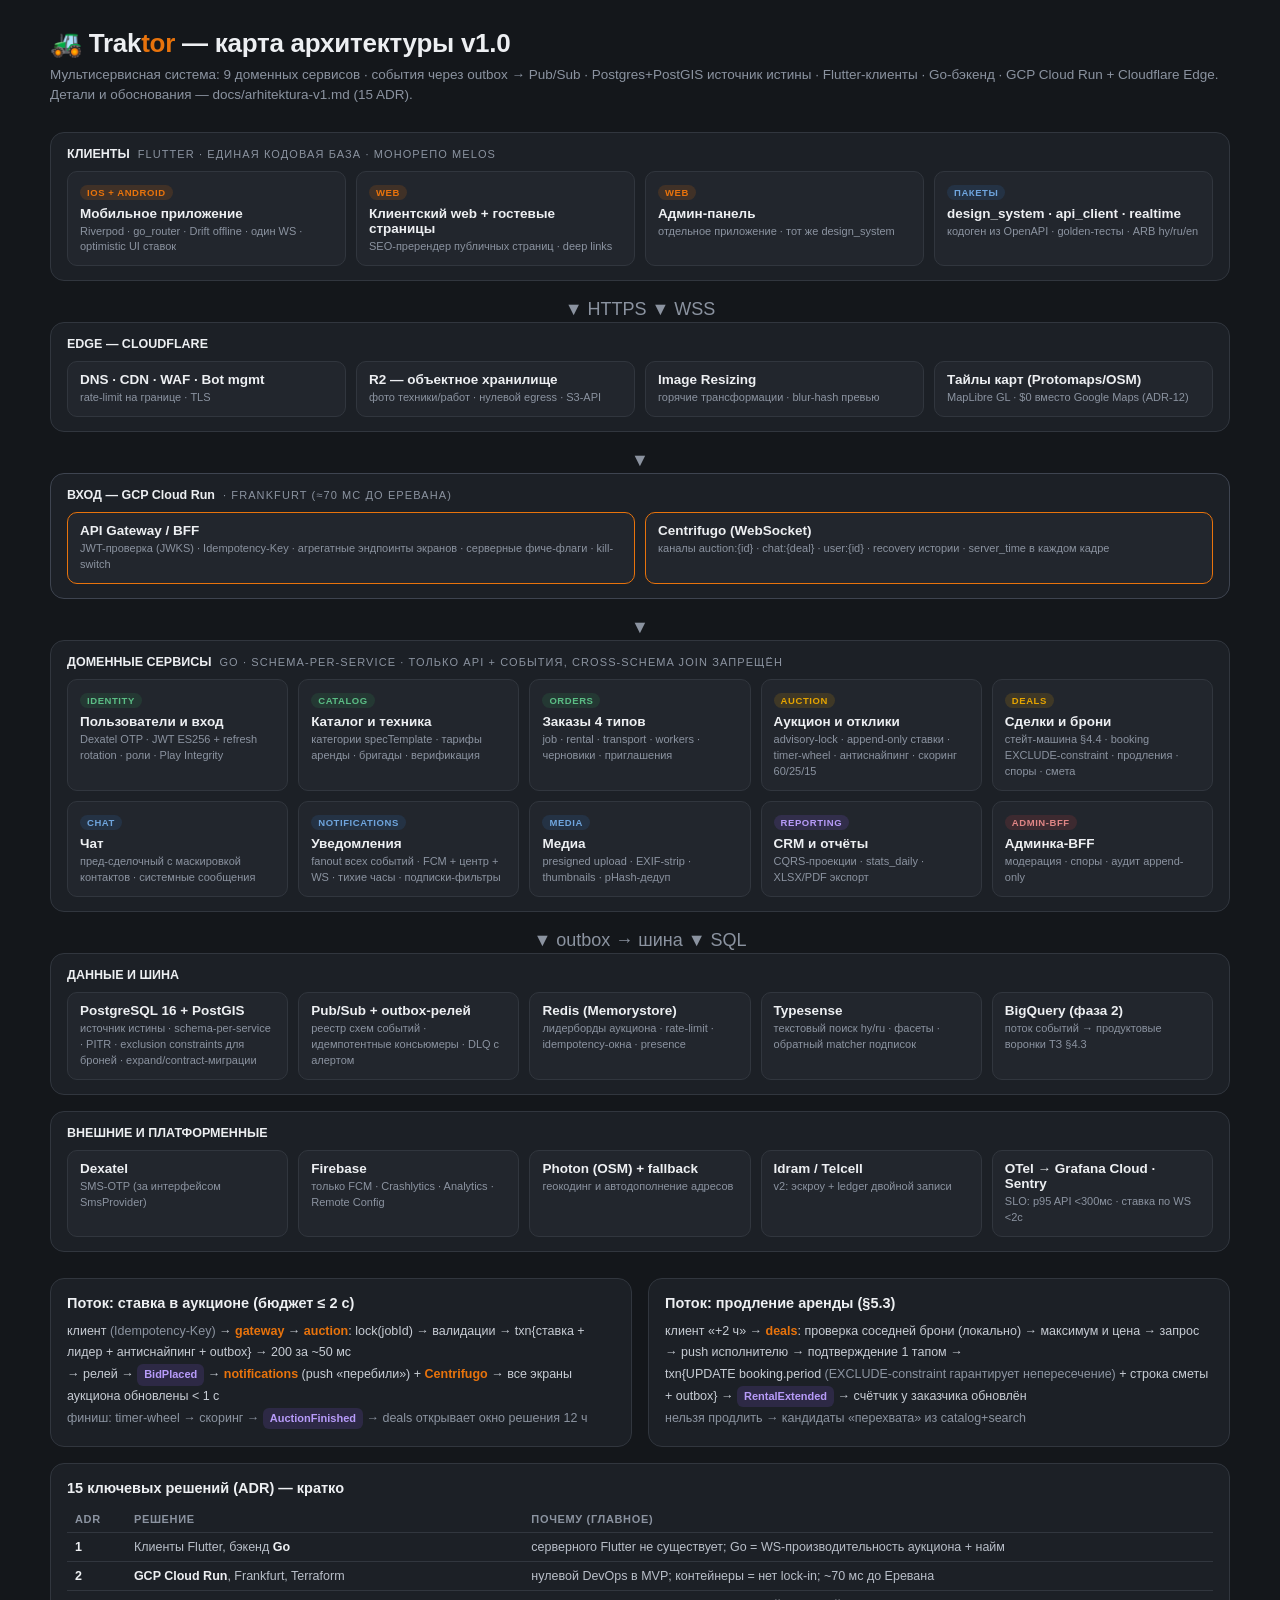
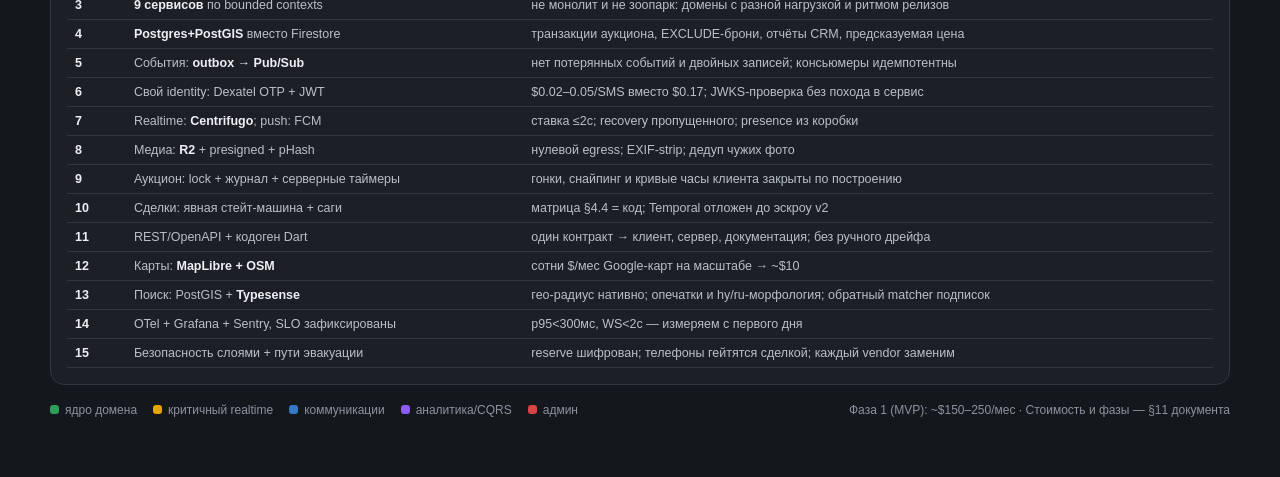
<file: design/architecture-map.html>
<!DOCTYPE html>
<html lang="ru">
<head>
<meta charset="UTF-8">
<meta name="viewport" content="width=device-width, initial-scale=1">
<title>Traktor — карта архитектуры</title>
<style>
:root{--bg:#14171B;--panel:#1C2026;--panel2:#22262D;--line:#31363E;--text:#EDEFF2;--dim:#8B93A0;
--orange:#E8730C;--blue:#3478C6;--teal:#14B8A6;--purple:#8B5CF6;--green:#2E9E5B;--amber:#E5A400;--red:#D64545}
*{box-sizing:border-box;margin:0;padding:0}
body{background:var(--bg);color:var(--text);font-family:Inter,-apple-system,"Segoe UI",Roboto,sans-serif;padding:28px 20px 60px}
.wrap{max-width:1180px;margin:0 auto}
h1{font-size:26px;letter-spacing:-.01em}
h1 span{color:var(--orange)}
.sub{color:var(--dim);font-size:13.5px;margin:6px 0 26px;line-height:1.5}
.layer{margin-bottom:16px;border:1px solid var(--line);border-radius:14px;padding:14px 16px;background:var(--panel)}
.layer>.lt{font-size:11px;text-transform:uppercase;letter-spacing:.1em;color:var(--dim);margin-bottom:10px;display:flex;align-items:center;gap:8px}
.lt b{color:var(--text);letter-spacing:0;text-transform:none;font-size:12.5px}
.row{display:flex;gap:10px;flex-wrap:wrap}
.box{background:var(--panel2);border:1px solid var(--line);border-radius:10px;padding:10px 12px;min-width:150px;flex:1}
.box b{font-size:13.5px;display:block}
.box i{font-style:normal;font-size:11px;color:var(--dim);display:block;margin-top:3px;line-height:1.45}
.box.hl{border-color:var(--orange)}
.tag{display:inline-block;font-size:9.5px;font-weight:700;text-transform:uppercase;letter-spacing:.06em;
padding:2px 7px;border-radius:9px;margin-bottom:6px}
.arrowrow{display:flex;justify-content:center;gap:60px;color:var(--dim);font-size:18px;padding:2px 0}
.legend{display:flex;gap:16px;flex-wrap:wrap;margin:18px 0 0;font-size:12px;color:var(--dim)}
.legend span{display:flex;align-items:center;gap:6px}
.dot{width:9px;height:9px;border-radius:3px;display:inline-block}
.grid2{display:grid;grid-template-columns:1fr 1fr;gap:16px;margin-top:26px}
@media(max-width:860px){.grid2{grid-template-columns:1fr}}
.card{border:1px solid var(--line);border-radius:14px;padding:16px;background:var(--panel)}
.card h3{font-size:14.5px;margin-bottom:10px}
.flow{font-size:12.5px;line-height:1.75;color:#C7CCD4}
.flow em{font-style:normal;color:var(--orange);font-weight:600}
.flow s{text-decoration:none;color:var(--dim)}
.evt{display:inline-block;background:rgba(139,92,246,.15);color:#B79BF9;border-radius:6px;padding:1px 7px;font-size:11px;font-weight:600}
table{width:100%;border-collapse:collapse;font-size:12.5px;margin-top:6px}
td,th{padding:7px 8px;border-bottom:1px solid var(--line);text-align:left;vertical-align:top}
th{color:var(--dim);font-weight:600;font-size:11px;text-transform:uppercase;letter-spacing:.06em}
td b{color:var(--text)} td{color:#B9BFC9}
</style>
</head>
<body>
<div class="wrap">
  <h1>🚜 Trak<span>tor</span> — карта архитектуры v1.0</h1>
  <div class="sub">Мультисервисная система: 9 доменных сервисов · события через outbox → Pub/Sub · Postgres+PostGIS источник истины ·
  Flutter-клиенты · Go-бэкенд · GCP Cloud Run + Cloudflare Edge. Детали и обоснования — docs/arhitektura-v1.md (15 ADR).</div>

  <div class="layer">
    <div class="lt"><b>КЛИЕНТЫ</b> Flutter · единая кодовая база · монорепо melos</div>
    <div class="row">
      <div class="box"><span class="tag" style="background:rgba(232,115,12,.15);color:var(--orange)">iOS + Android</span><b>Мобильное приложение</b><i>Riverpod · go_router · Drift offline · один WS · optimistic UI ставок</i></div>
      <div class="box"><span class="tag" style="background:rgba(232,115,12,.15);color:var(--orange)">Web</span><b>Клиентский web + гостевые страницы</b><i>SEO-пререндер публичных страниц · deep links</i></div>
      <div class="box"><span class="tag" style="background:rgba(232,115,12,.15);color:var(--orange)">Web</span><b>Админ-панель</b><i>отдельное приложение · тот же design_system</i></div>
      <div class="box"><span class="tag" style="background:rgba(52,120,198,.15);color:#6FA5DE">пакеты</span><b>design_system · api_client · realtime</b><i>кодоген из OpenAPI · golden-тесты · ARB hy/ru/en</i></div>
    </div>
  </div>

  <div class="arrowrow">▼ HTTPS ▼ WSS</div>

  <div class="layer">
    <div class="lt"><b>EDGE — CLOUDFLARE</b></div>
    <div class="row">
      <div class="box"><b>DNS · CDN · WAF · Bot mgmt</b><i>rate-limit на границе · TLS</i></div>
      <div class="box"><b>R2 — объектное хранилище</b><i>фото техники/работ · нулевой egress · S3-API</i></div>
      <div class="box"><b>Image Resizing</b><i>горячие трансформации · blur-hash превью</i></div>
      <div class="box"><b>Тайлы карт (Protomaps/OSM)</b><i>MapLibre GL · $0 вместо Google Maps (ADR-12)</i></div>
    </div>
  </div>

  <div class="arrowrow">▼</div>

  <div class="layer" style="border-color:#3E4450">
    <div class="lt"><b>ВХОД — GCP Cloud Run</b> · Frankfurt (≈70 мс до Еревана)</div>
    <div class="row">
      <div class="box hl"><b>API Gateway / BFF</b><i>JWT-проверка (JWKS) · Idempotency-Key · агрегатные эндпоинты экранов · серверные фиче-флаги · kill-switch</i></div>
      <div class="box hl"><b>Centrifugo (WebSocket)</b><i>каналы auction:{id} · chat:{deal} · user:{id} · recovery истории · server_time в каждом кадре</i></div>
    </div>
  </div>

  <div class="arrowrow">▼</div>

  <div class="layer">
    <div class="lt"><b>ДОМЕННЫЕ СЕРВИСЫ</b> Go · schema-per-service · только API + события, cross-schema JOIN запрещён</div>
    <div class="row">
      <div class="box"><span class="tag" style="background:rgba(46,158,91,.15);color:#5BBD85">identity</span><b>Пользователи и вход</b><i>Dexatel OTP · JWT ES256 + refresh rotation · роли · Play Integrity</i></div>
      <div class="box"><span class="tag" style="background:rgba(46,158,91,.15);color:#5BBD85">catalog</span><b>Каталог и техника</b><i>категории specTemplate · тарифы аренды · бригады · верификация</i></div>
      <div class="box"><span class="tag" style="background:rgba(46,158,91,.15);color:#5BBD85">orders</span><b>Заказы 4 типов</b><i>job · rental · transport · workers · черновики · приглашения</i></div>
      <div class="box"><span class="tag" style="background:rgba(229,164,0,.15);color:var(--amber)">auction</span><b>Аукцион и отклики</b><i>advisory-lock · append-only ставки · timer-wheel · антиснайпинг · скоринг 60/25/15</i></div>
      <div class="box"><span class="tag" style="background:rgba(229,164,0,.15);color:var(--amber)">deals</span><b>Сделки и брони</b><i>стейт-машина §4.4 · booking EXCLUDE-constraint · продления · споры · смета</i></div>
    </div>
    <div class="row" style="margin-top:10px">
      <div class="box"><span class="tag" style="background:rgba(52,120,198,.15);color:#6FA5DE">chat</span><b>Чат</b><i>пред-сделочный с маскировкой контактов · системные сообщения</i></div>
      <div class="box"><span class="tag" style="background:rgba(52,120,198,.15);color:#6FA5DE">notifications</span><b>Уведомления</b><i>fanout всех событий · FCM + центр + WS · тихие часы · подписки-фильтры</i></div>
      <div class="box"><span class="tag" style="background:rgba(52,120,198,.15);color:#6FA5DE">media</span><b>Медиа</b><i>presigned upload · EXIF-strip · thumbnails · pHash-дедуп</i></div>
      <div class="box"><span class="tag" style="background:rgba(139,92,246,.15);color:#B79BF9">reporting</span><b>CRM и отчёты</b><i>CQRS-проекции · stats_daily · XLSX/PDF экспорт</i></div>
      <div class="box"><span class="tag" style="background:rgba(214,69,69,.15);color:#E08585">admin-bff</span><b>Админка-BFF</b><i>модерация · споры · аудит append-only</i></div>
    </div>
  </div>

  <div class="arrowrow">▼ outbox → шина ▼ SQL</div>

  <div class="layer">
    <div class="lt"><b>ДАННЫЕ И ШИНА</b></div>
    <div class="row">
      <div class="box"><b>PostgreSQL 16 + PostGIS</b><i>источник истины · schema-per-service · PITR · exclusion constraints для броней · expand/contract-миграции</i></div>
      <div class="box"><b>Pub/Sub + outbox-релей</b><i>реестр схем событий · идемпотентные консьюмеры · DLQ с алертом</i></div>
      <div class="box"><b>Redis (Memorystore)</b><i>лидерборды аукциона · rate-limit · idempotency-окна · presence</i></div>
      <div class="box"><b>Typesense</b><i>текстовый поиск hy/ru · фасеты · обратный matcher подписок</i></div>
      <div class="box"><b>BigQuery (фаза 2)</b><i>поток событий → продуктовые воронки ТЗ §4.3</i></div>
    </div>
  </div>

  <div class="layer">
    <div class="lt"><b>ВНЕШНИЕ И ПЛАТФОРМЕННЫЕ</b></div>
    <div class="row">
      <div class="box"><b>Dexatel</b><i>SMS-OTP (за интерфейсом SmsProvider)</i></div>
      <div class="box"><b>Firebase</b><i>только FCM · Crashlytics · Analytics · Remote Config</i></div>
      <div class="box"><b>Photon (OSM) + fallback</b><i>геокодинг и автодополнение адресов</i></div>
      <div class="box"><b>Idram / Telcell</b><i>v2: эскроу + ledger двойной записи</i></div>
      <div class="box"><b>OTel → Grafana Cloud · Sentry</b><i>SLO: p95 API &lt;300мс · ставка по WS &lt;2с</i></div>
    </div>
  </div>

  <div class="grid2">
    <div class="card">
      <h3>Поток: ставка в аукционе (бюджет ≤ 2 с)</h3>
      <div class="flow">
        клиент <s>(Idempotency-Key)</s> → <em>gateway</em> → <em>auction</em>: lock(jobId) → валидации → txn{ставка + лидер + антиснайпинг + outbox} → 200 за ~50 мс<br>
        → релей → <span class="evt">BidPlaced</span> → <em>notifications</em> (push «перебили») + <em>Centrifugo</em> → все экраны аукциона обновлены &lt; 1 с<br>
        <s>финиш: timer-wheel → скоринг → </s><span class="evt">AuctionFinished</span><s> → deals открывает окно решения 12 ч</s>
      </div>
    </div>
    <div class="card">
      <h3>Поток: продление аренды (§5.3)</h3>
      <div class="flow">
        клиент «+2 ч» → <em>deals</em>: проверка соседней брони (локально) → максимум и цена → запрос → push исполнителю → подтверждение 1 тапом →<br>
        txn{UPDATE booking.period <s>(EXCLUDE-constraint гарантирует непересечение)</s> + строка сметы + outbox} → <span class="evt">RentalExtended</span> → счётчик у заказчика обновлён<br>
        <s>нельзя продлить → кандидаты «перехвата» из catalog+search</s>
      </div>
    </div>
  </div>

  <div class="card" style="margin-top:16px">
    <h3>15 ключевых решений (ADR) — кратко</h3>
    <table>
      <tr><th>ADR</th><th>Решение</th><th>Почему (главное)</th></tr>
      <tr><td><b>1</b></td><td>Клиенты Flutter, бэкенд <b>Go</b></td><td>серверного Flutter не существует; Go = WS-производительность аукциона + найм</td></tr>
      <tr><td><b>2</b></td><td><b>GCP Cloud Run</b>, Frankfurt, Terraform</td><td>нулевой DevOps в MVP; контейнеры = нет lock-in; ~70 мс до Еревана</td></tr>
      <tr><td><b>3</b></td><td><b>9 сервисов</b> по bounded contexts</td><td>не монолит и не зоопарк: домены с разной нагрузкой и ритмом релизов</td></tr>
      <tr><td><b>4</b></td><td><b>Postgres+PostGIS</b> вместо Firestore</td><td>транзакции аукциона, EXCLUDE-брони, отчёты CRM, предсказуемая цена</td></tr>
      <tr><td><b>5</b></td><td>События: <b>outbox → Pub/Sub</b></td><td>нет потерянных событий и двойных записей; консьюмеры идемпотентны</td></tr>
      <tr><td><b>6</b></td><td>Свой identity: Dexatel OTP + JWT</td><td>$0.02–0.05/SMS вместо $0.17; JWKS-проверка без похода в сервис</td></tr>
      <tr><td><b>7</b></td><td>Realtime: <b>Centrifugo</b>; push: FCM</td><td>ставка ≤2с; recovery пропущенного; presence из коробки</td></tr>
      <tr><td><b>8</b></td><td>Медиа: <b>R2</b> + presigned + pHash</td><td>нулевой egress; EXIF-strip; дедуп чужих фото</td></tr>
      <tr><td><b>9</b></td><td>Аукцион: lock + журнал + серверные таймеры</td><td>гонки, снайпинг и кривые часы клиента закрыты по построению</td></tr>
      <tr><td><b>10</b></td><td>Сделки: явная стейт-машина + саги</td><td>матрица §4.4 = код; Temporal отложен до эскроу v2</td></tr>
      <tr><td><b>11</b></td><td>REST/OpenAPI + кодоген Dart</td><td>один контракт → клиент, сервер, документация; без ручного дрейфа</td></tr>
      <tr><td><b>12</b></td><td>Карты: <b>MapLibre + OSM</b></td><td>сотни $/мес Google-карт на масштабе → ~$10</td></tr>
      <tr><td><b>13</b></td><td>Поиск: PostGIS + <b>Typesense</b></td><td>гео-радиус нативно; опечатки и hy/ru-морфология; обратный matcher подписок</td></tr>
      <tr><td><b>14</b></td><td>OTel + Grafana + Sentry, SLO зафиксированы</td><td>p95&lt;300мс, WS&lt;2с — измеряем с первого дня</td></tr>
      <tr><td><b>15</b></td><td>Безопасность слоями + пути эвакуации</td><td>reserve шифрован; телефоны гейтятся сделкой; каждый vendor заменим</td></tr>
    </table>
  </div>

  <div class="legend">
    <span><span class="dot" style="background:var(--green)"></span>ядро домена</span>
    <span><span class="dot" style="background:var(--amber)"></span>критичный realtime</span>
    <span><span class="dot" style="background:var(--blue)"></span>коммуникации</span>
    <span><span class="dot" style="background:var(--purple)"></span>аналитика/CQRS</span>
    <span><span class="dot" style="background:var(--red)"></span>админ</span>
    <span style="margin-left:auto">Фаза 1 (MVP): ~$150–250/мес · Стоимость и фазы — §11 документа</span>
  </div>
</div>
</body>
</html>
</file>
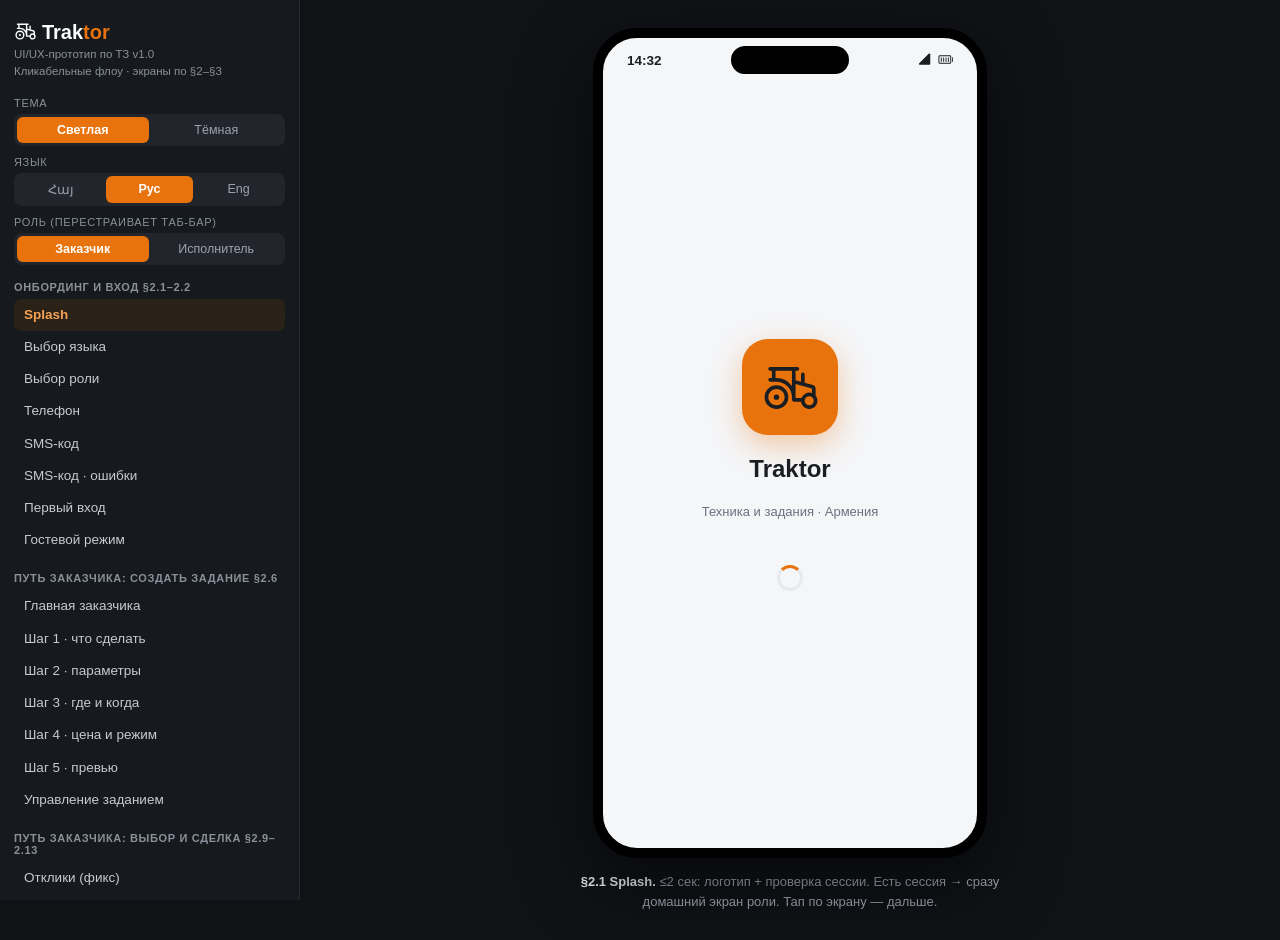
<file: design/traktor-prototype.html>
<!DOCTYPE html>
<html lang="ru">
<head>
<meta charset="UTF-8">
<meta name="viewport" content="width=device-width, initial-scale=1">
<title>Traktor — UI/UX прототип v1.0</title>
<style>
/* ============ TOKENS (ТЗ §1.7–1.8) ============ */
:root{
  --primary:#E8730C; --primary-press:#C96208; --primary-soft:rgba(232,115,12,.12);
  --success:#2E9E5B; --warn:#E5A400; --error:#D64545; --info:#3478C6;
  --r-card:12px; --r-btn:10px; --pad:16px;
  --st-draft:#8A919B; --st-published:#3478C6; --st-bidding:#E5A400; --st-deciding:#8B5CF6;
  --st-confirmed:#14B8A6; --st-inprogress:#E8730C; --st-acceptance:#38BDF8;
  --st-completed:#2E9E5B; --st-dispute:#D64545; --st-cancelled:#4B5563;
  font-family:Inter,-apple-system,"Segoe UI",Roboto,"Noto Sans Armenian",sans-serif;
}
.phone[data-theme="light"]{
  --bg:#F5F6F8; --surface:#FFFFFF; --surface2:#F5F6F8; --text:#1A1D21; --text2:#6B7280;
  --border:#E7E9EC; --tabbar:#FFFFFF; --shadow:0 1px 3px rgba(26,29,33,.08);
  --skeleton:#E9EBEE; --c1:#E8730C; --c2:#3478C6; --c3:#14B8A6; --c4:#8B5CF6;
}
.phone[data-theme="dark"]{
  --bg:#1A1D21; --surface:#23272C; --surface2:#2A2F35; --text:#F3F4F6; --text2:#9CA3AF;
  --border:#33383F; --tabbar:#1F2328; --shadow:0 1px 3px rgba(0,0,0,.4);
  --skeleton:#2E333A; --c1:#DB6A0A; --c2:#3478C6; --c3:#0E9E8C; --c4:#8B5CF6;
}
*{box-sizing:border-box;margin:0;padding:0}
svg.pi{width:1.12em;height:1.12em;vertical-align:-0.16em;flex-shrink:0;display:inline-block}
body{background:#101216;color:#E5E7EB;min-height:100vh}
#app{display:flex;min-height:100vh}

/* ============ SIDEBAR (панель прототипа) ============ */
#sidebar{width:300px;flex-shrink:0;background:#16191D;border-right:1px solid #262B31;
  padding:20px 14px;overflow-y:auto;height:100vh;position:sticky;top:0}
#sidebar .logo{font-size:20px;font-weight:700;color:#fff;margin-bottom:2px}
#sidebar .logo span{color:#E8730C}
#sidebar .sub{font-size:11.5px;color:#8A919B;margin-bottom:16px;line-height:1.5}
.ctrl{margin-bottom:10px}
.ctrl label{display:block;font-size:11px;color:#8A919B;text-transform:uppercase;letter-spacing:.06em;margin-bottom:5px}
.seg{display:flex;background:#22262C;border-radius:8px;padding:3px;gap:2px}
.seg button{flex:1;border:0;background:transparent;color:#9CA3AF;font-size:12.5px;padding:6px 4px;
  border-radius:6px;cursor:pointer;font-family:inherit}
.seg button.on{background:#E8730C;color:#fff;font-weight:600}
.grp{margin-top:16px}
.grp h4{font-size:11px;color:#8A919B;text-transform:uppercase;letter-spacing:.06em;margin-bottom:6px}
.grp a{display:block;padding:7px 10px;border-radius:7px;color:#C6CBD2;font-size:13.5px;
  text-decoration:none;cursor:pointer;line-height:1.35}
.grp a:hover{background:#1E2227}
.grp a.on{background:#2A2216;color:#F5A055;font-weight:600}
.grp a small{color:#6B7280;font-size:11px;display:block}

/* ============ STAGE ============ */
#stage{flex:1;display:flex;flex-direction:column;align-items:center;padding:28px 20px;gap:14px}
#screen-note{max-width:420px;font-size:13px;line-height:1.55;color:#9CA3AF;text-align:center}
#screen-note b{color:#E5E7EB}

/* ============ PHONE FRAME ============ */
.phone{width:394px;height:830px;background:var(--bg);border-radius:44px;border:10px solid #000;
  overflow:hidden;position:relative;box-shadow:0 24px 70px rgba(0,0,0,.55);flex-shrink:0;
  display:flex;flex-direction:column;color:var(--text)}
.statusbar{height:44px;flex-shrink:0;display:flex;align-items:center;justify-content:space-between;
  padding:0 24px;font-size:13.5px;font-weight:600;color:var(--text);background:transparent;position:relative;z-index:5}
.statusbar .notch{position:absolute;left:50%;transform:translateX(-50%);top:8px;width:118px;height:28px;
  background:#000;border-radius:16px}
.scr{flex:1;overflow-y:auto;display:flex;flex-direction:column;position:relative;scrollbar-width:none}
.scr::-webkit-scrollbar{display:none}
.scr>*{flex-shrink:0}
.scr>.content{flex-shrink:1}
.scr .sticky-cta,.scr .tabbar{position:sticky;bottom:0;z-index:20;margin-top:auto}

/* ============ КОМПОНЕНТЫ UI-KIT (ТЗ §1.10) ============ */
.btn{display:flex;align-items:center;justify-content:center;gap:8px;border:0;cursor:pointer;
  font-family:inherit;font-size:16px;font-weight:600;border-radius:var(--r-btn);
  min-height:50px;padding:0 18px;width:100%;transition:transform .06s}
.btn:active{transform:scale(.98)}
.btn{white-space:nowrap}
.btn-primary{background:var(--primary);color:#fff}
.btn-primary:disabled{background:var(--skeleton);color:var(--text2);cursor:default}
.btn-secondary{background:transparent;color:var(--primary);border:1.5px solid var(--primary)}
.btn-ghost{background:transparent;color:var(--text2);min-height:44px}
.btn-destructive{background:var(--error);color:#fff}
.btn-sm{min-height:38px;font-size:14px;width:auto;padding:0 14px}
.field{margin-bottom:14px}
.field label{display:block;font-size:13px;color:var(--text2);margin-bottom:6px;font-weight:500}
.field input,.field textarea,.field select{width:100%;background:var(--surface);color:var(--text);
  border:1.5px solid var(--border);border-radius:10px;padding:13px 14px;font-size:16px;font-family:inherit}
.field input:focus,.field textarea:focus{outline:none;border-color:var(--primary)}
.field .helper{font-size:12px;color:var(--text2);margin-top:5px}
.field .err{font-size:12px;color:var(--error);margin-top:5px}
.chips{display:flex;gap:8px;overflow-x:auto;padding:2px;scrollbar-width:none}
.chips::-webkit-scrollbar{display:none}
.chip{flex-shrink:0;padding:7px 13px;border-radius:18px;font-size:13px;background:var(--surface);
  border:1px solid var(--border);color:var(--text);cursor:pointer;white-space:nowrap}
.chip.on{background:var(--primary-soft);border-color:var(--primary);color:var(--primary);font-weight:600}
.card{background:var(--surface);border-radius:var(--r-card);box-shadow:var(--shadow);padding:14px}
.badge{display:inline-flex;align-items:center;gap:4px;font-size:11.5px;font-weight:600;
  padding:3px 9px;border-radius:20px;color:#fff;white-space:nowrap}
.badge-soft{display:inline-flex;align-items:center;gap:4px;font-size:11.5px;font-weight:600;
  padding:3px 9px;border-radius:20px;white-space:nowrap}
.stars{color:#F5A623;font-size:13px;font-weight:600}
.avatar{border-radius:50%;background:linear-gradient(135deg,#E8730C,#F5A055);color:#fff;
  display:flex;align-items:center;justify-content:center;font-weight:700;flex-shrink:0}
.divider{height:1px;background:var(--border);margin:4px 0}
.sheet-backdrop{position:absolute;inset:0;background:rgba(0,0,0,.45);z-index:30;display:flex;align-items:flex-end}
.sheet{background:var(--surface);border-radius:20px 20px 0 0;padding:10px 20px 26px;width:100%;max-height:78%;overflow-y:auto}
.sheet .grab{width:38px;height:4px;border-radius:2px;background:var(--border);margin:4px auto 14px}
.toast{position:absolute;bottom:104px;left:16px;right:16px;background:#1A1D21;color:#fff;
  padding:12px 16px;border-radius:10px;font-size:13.5px;z-index:40;display:flex;justify-content:space-between;
  align-items:center;box-shadow:0 6px 20px rgba(0,0,0,.35);animation:up .25s}
@keyframes up{from{transform:translateY(14px);opacity:0}to{transform:none;opacity:1}}
.skel{background:var(--skeleton);border-radius:8px;position:relative;overflow:hidden}
.skel::after{content:"";position:absolute;inset:0;background:linear-gradient(90deg,transparent,rgba(255,255,255,.09),transparent);
  animation:sh 1.3s infinite}
@keyframes sh{from{transform:translateX(-100%)}to{transform:translateX(100%)}}
.price{font-variant-numeric:tabular-nums;font-weight:700}
.h1{font-size:24px;line-height:32px;font-weight:600}
.h2{font-size:20px;line-height:28px;font-weight:600}
.h3{font-size:17px;line-height:24px;font-weight:600}
.body{font-size:15px;line-height:22px}
.cap{font-size:13px;line-height:18px;color:var(--text2)}

/* ============ TAB BAR + FAB (ТЗ §1.9) ============ */
.tabbar{flex-shrink:0;height:82px;background:var(--tabbar);border-top:1px solid var(--border);
  display:flex;align-items:stretch;position:relative;z-index:10;padding-bottom:16px}
.tab{flex:1;display:flex;flex-direction:column;align-items:center;justify-content:center;gap:3px;
  font-size:10.5px;color:var(--text2);cursor:pointer;position:relative;font-weight:500}
.tab .ic{font-size:21px;line-height:1}
.tab.on{color:var(--primary);font-weight:600}
.tab .nbadge{position:absolute;top:8px;right:calc(50% - 20px);background:var(--error);color:#fff;
  font-size:9.5px;font-weight:700;min-width:16px;height:16px;border-radius:8px;display:flex;
  align-items:center;justify-content:center;padding:0 4px}
.tab .dot{position:absolute;top:10px;right:calc(50% - 15px);width:8px;height:8px;border-radius:4px;background:var(--error)}
.fabwrap{flex:1;position:relative}
.fab{position:absolute;left:50%;top:-26px;transform:translateX(-50%);width:56px;height:56px;
  border-radius:28px;background:var(--primary);color:#fff;font-size:26px;display:flex;align-items:center;
  justify-content:center;box-shadow:0 4px 14px rgba(232,115,12,.45);cursor:pointer;border:4px solid var(--bg)}
.appbar{flex-shrink:0;display:flex;align-items:center;gap:12px;padding:8px var(--pad);min-height:52px}
.appbar .back{font-size:22px;cursor:pointer;color:var(--text);width:32px}
.appbar .t{font-size:17px;font-weight:600;flex:1}
.content{flex:1;padding:4px var(--pad) 20px;display:flex;flex-direction:column;gap:12px}
.sticky-cta{flex-shrink:0;padding:12px var(--pad) 22px;background:var(--tabbar);border-top:1px solid var(--border);display:flex;gap:10px}

/* Таймер аукциона (ТЗ §1.7) */
.timer{font-variant-numeric:tabular-nums;font-weight:700}
.timer.amber{color:var(--warn)}
.timer.red{color:var(--error);animation:pulse 1.2s infinite}
@keyframes pulse{0%,100%{opacity:1}50%{opacity:.55}}

/* Степпер визарда */
.wsteps{display:flex;gap:6px;padding:0 var(--pad);margin-bottom:4px}
.wsteps i{flex:1;height:4px;border-radius:2px;background:var(--border)}
.wsteps i.done{background:var(--primary)}

/* Плитки категорий */
.tiles{display:grid;grid-template-columns:1fr 1fr;gap:10px}
.tile{background:var(--surface);border:1.5px solid var(--border);border-radius:12px;padding:16px 12px;
  text-align:center;cursor:pointer;font-size:13.5px;font-weight:500;line-height:1.35}
.tile .ic{font-size:26px;display:block;margin-bottom:6px}
.tile.on{border-color:var(--primary);background:var(--primary-soft)}

/* Онбординг роли */
.rolecard{background:var(--surface);border:2px solid var(--border);border-radius:16px;padding:22px 18px;
  cursor:pointer;display:flex;gap:14px;align-items:center}
.rolecard:hover{border-color:var(--primary)}
.rolecard .em{font-size:34px}

/* OTP */
.otp{display:flex;gap:9px;justify-content:center}
.otp b{width:46px;height:56px;border:1.5px solid var(--border);border-radius:10px;background:var(--surface);
  display:flex;align-items:center;justify-content:center;font-size:22px;font-weight:600}
.otp b.fill{border-color:var(--primary)}

/* Timeline сделки */
.tl{display:flex;flex-direction:column}
.tl .step{display:flex;gap:12px}
.tl .rail{display:flex;flex-direction:column;align-items:center;width:26px;flex-shrink:0}
.tl .dot2{width:22px;height:22px;border-radius:11px;border:2px solid var(--border);background:var(--surface);
  display:flex;align-items:center;justify-content:center;font-size:11px;flex-shrink:0}
.tl .dot2.done{background:var(--success);border-color:var(--success);color:#fff}
.tl .dot2.cur{border-color:var(--primary);color:var(--primary);font-weight:700}
.tl .line{width:2px;flex:1;background:var(--border);min-height:20px}
.tl .line.done{background:var(--success)}
.tl .info{padding-bottom:16px;flex:1}

/* Chat */
.msg{max-width:75%;padding:9px 13px;border-radius:14px;font-size:14.5px;line-height:1.4;margin-bottom:8px}
.msg.me{background:var(--primary);color:#fff;margin-left:auto;border-bottom-right-radius:4px}
.msg.them{background:var(--surface);border-bottom-left-radius:4px;box-shadow:var(--shadow)}
.msg .mt{font-size:10.5px;opacity:.7;text-align:right;margin-top:3px}
.sysmsg{text-align:center;font-size:12px;color:var(--text2);background:var(--surface2);
  border-radius:12px;padding:5px 12px;margin:6px auto 10px;width:fit-content}

/* CRM widgets */
.kpi{font-size:28px;font-weight:700;font-variant-numeric:tabular-nums;letter-spacing:-.01em}
.delta{font-size:12.5px;font-weight:600}
.delta.up{color:var(--success)} .delta.down{color:var(--error)}
.wtitle{font-size:13px;font-weight:600;color:var(--text2);margin-bottom:8px;display:flex;justify-content:space-between;align-items:center}
.legend{display:flex;flex-direction:column;gap:6px;font-size:12.5px}
.legend .row{display:flex;align-items:center;gap:8px}
.legend .sw{width:10px;height:10px;border-radius:3px;flex-shrink:0}
.legend .val{margin-left:auto;font-weight:600;font-variant-numeric:tabular-nums}

/* Списки-настройки */
.mrow{display:flex;align-items:center;gap:12px;padding:13px 2px;cursor:pointer;font-size:15px}
.mrow .ric{width:26px;text-align:center;font-size:17px}
.mrow .chev{margin-left:auto;color:var(--text2)}
.switch{width:44px;height:26px;border-radius:13px;background:var(--border);position:relative;cursor:pointer;flex-shrink:0;margin-left:auto}
.switch::after{content:"";position:absolute;top:3px;left:3px;width:20px;height:20px;border-radius:10px;background:#fff;transition:.15s}
.switch.on{background:var(--success)}
.switch.on::after{left:21px}

/* Карта-плейсхолдер */
.map{background:
  repeating-linear-gradient(0deg,transparent 0 34px,rgba(127,127,127,.13) 34px 35px),
  repeating-linear-gradient(90deg,transparent 0 34px,rgba(127,127,127,.13) 34px 35px),
  linear-gradient(135deg,#DCE8DF,#CFDFE8);border-radius:12px;position:relative;overflow:hidden}
.phone[data-theme="dark"] .map{background:
  repeating-linear-gradient(0deg,transparent 0 34px,rgba(255,255,255,.06) 34px 35px),
  repeating-linear-gradient(90deg,transparent 0 34px,rgba(255,255,255,.06) 34px 35px),
  linear-gradient(135deg,#242C28,#22303A)}
.pin{position:absolute;width:30px;height:30px;transform:translate(-50%,-100%);font-size:26px;line-height:1}
.cluster{position:absolute;transform:translate(-50%,-50%);background:var(--primary);color:#fff;font-weight:700;
  font-size:12.5px;width:32px;height:32px;border-radius:16px;display:flex;align-items:center;justify-content:center;
  border:2.5px solid #fff;box-shadow:0 2px 6px rgba(0,0,0,.3)}
.gallery{display:flex;gap:8px;overflow-x:auto;scrollbar-width:none}
.gallery::-webkit-scrollbar{display:none}
.ph{background:linear-gradient(135deg,#8898A5,#5E6E7A);border-radius:10px;flex-shrink:0;display:flex;
  align-items:center;justify-content:center;font-size:30px;color:rgba(255,255,255,.85)}
.empty{text-align:center;padding:40px 24px;display:flex;flex-direction:column;align-items:center;gap:12px}
.empty .il{font-size:52px}
.banner{padding:10px 14px;border-radius:10px;font-size:13px;line-height:1.45;display:flex;gap:9px;align-items:flex-start}
</style>
</head>
<body>
<div id="app">
  <aside id="sidebar">
    <div class="logo" id="logoRow">🚜 Trak<span>tor</span></div>
    <div class="sub">UI/UX-прототип по ТЗ v1.0<br>Кликабельные флоу · экраны по §2–§3</div>
    <div class="ctrl"><label>Тема</label>
      <div class="seg" id="segTheme">
        <button data-v="light" class="on">Светлая</button><button data-v="dark">Тёмная</button>
      </div></div>
    <div class="ctrl"><label>Язык</label>
      <div class="seg" id="segLang">
        <button data-v="hy">Հայ</button><button data-v="ru" class="on">Рус</button><button data-v="en">Eng</button>
      </div></div>
    <div class="ctrl"><label>Роль (перестраивает таб-бар)</label>
      <div class="seg" id="segRole">
        <button data-v="client" class="on">Заказчик</button><button data-v="owner">Исполнитель</button>
      </div></div>
    <nav id="nav"></nav>
  </aside>
  <main id="stage">
    <div class="phone" data-theme="light" id="phone">
      <div class="statusbar"><span id="clock">14:32</span><div class="notch"></div><span id="sbRight" style="display:flex;gap:5px;align-items:center">📶 🔋</span></div>
      <div class="scr" id="scr"></div>
    </div>
    <div id="screen-note"></div>
  </main>
</div>
<script>
/* ================== ICONS (Phosphor, официальные SVG) ================== */
const ICONS={"🚜":"<path d=\"M240,165.41V134a15.89,15.89,0,0,0-11.4-15.32l-.21-.06L192,108.71V72a8,8,0,0,0-16,0v32.38l-24-6.5V56h8a8,8,0,0,0,0-16H40a8,8,0,0,0,0,16h8V88H40a8,8,0,0,0,0,16H68a68.07,68.07,0,0,1,68,68v12a8,8,0,0,0,8,8h32.23A36,36,0,1,0,240,165.41ZM68,88H64V56h72v66.77A83.92,83.92,0,0,0,68,88Zm84,26.45L224,134v20.1A36,36,0,0,0,178.06,176H152ZM212,208a20,20,0,1,1,20-20A20,20,0,0,1,212,208ZM68,120a52,52,0,1,0,52,52A52.06,52.06,0,0,0,68,120Zm0,88a36,36,0,1,1,36-36A36,36,0,0,1,68,208Zm12-36a12,12,0,1,1-12-12A12,12,0,0,1,80,172Z\"/>","🔧":"<path d=\"M226.76,69a8,8,0,0,0-12.84-2.88l-40.3,37.19-17.23-3.7-3.7-17.23,37.19-40.3A8,8,0,0,0,187,29.24,72,72,0,0,0,88,96,72.34,72.34,0,0,0,94,124.94L33.79,177c-.15.12-.29.26-.43.39a32,32,0,0,0,45.26,45.26c.13-.13.27-.28.39-.42L131.06,162A72,72,0,0,0,232,96,71.56,71.56,0,0,0,226.76,69ZM160,152a56.14,56.14,0,0,1-27.07-7,8,8,0,0,0-9.92,1.77L67.11,211.51a16,16,0,0,1-22.62-22.62L109.18,133a8,8,0,0,0,1.77-9.93,56,56,0,0,1,58.36-82.31l-31.2,33.81a8,8,0,0,0-1.94,7.1L141.83,108a8,8,0,0,0,6.14,6.14l26.35,5.66a8,8,0,0,0,7.1-1.94l33.81-31.2A56.06,56.06,0,0,1,160,152Z\"/>","📋":"<path d=\"M168,152a8,8,0,0,1-8,8H96a8,8,0,0,1,0-16h64A8,8,0,0,1,168,152Zm-8-40H96a8,8,0,0,0,0,16h64a8,8,0,0,0,0-16Zm56-64V216a16,16,0,0,1-16,16H56a16,16,0,0,1-16-16V48A16,16,0,0,1,56,32H92.26a47.92,47.92,0,0,1,71.48,0H200A16,16,0,0,1,216,48ZM96,64h64a32,32,0,0,0-64,0ZM200,48H173.25A47.93,47.93,0,0,1,176,64v8a8,8,0,0,1-8,8H88a8,8,0,0,1-8-8V64a47.93,47.93,0,0,1,2.75-16H56V216H200Z\"/>","🔍":"<path d=\"M229.66,218.34l-50.07-50.06a88.11,88.11,0,1,0-11.31,11.31l50.06,50.07a8,8,0,0,0,11.32-11.32ZM40,112a72,72,0,1,1,72,72A72.08,72.08,0,0,1,40,112Z\"/>","📊":"<path d=\"M224,200h-8V40a8,8,0,0,0-8-8H152a8,8,0,0,0-8,8V80H96a8,8,0,0,0-8,8v40H48a8,8,0,0,0-8,8v64H32a8,8,0,0,0,0,16H224a8,8,0,0,0,0-16ZM160,48h40V200H160ZM104,96h40V200H104ZM56,144H88v56H56Z\"/>","💬":"<path d=\"M140,128a12,12,0,1,1-12-12A12,12,0,0,1,140,128ZM84,116a12,12,0,1,0,12,12A12,12,0,0,0,84,116Zm88,0a12,12,0,1,0,12,12A12,12,0,0,0,172,116Zm60,12A104,104,0,0,1,79.12,219.82L45.07,231.17a16,16,0,0,1-20.24-20.24l11.35-34.05A104,104,0,1,1,232,128Zm-16,0A88,88,0,1,0,51.81,172.06a8,8,0,0,1,.66,6.54L40,216,77.4,203.53a7.85,7.85,0,0,1,2.53-.42,8,8,0,0,1,4,1.08A88,88,0,0,0,216,128Z\"/>","👤":"<path d=\"M230.92,212c-15.23-26.33-38.7-45.21-66.09-54.16a72,72,0,1,0-73.66,0C63.78,166.78,40.31,185.66,25.08,212a8,8,0,1,0,13.85,8c18.84-32.56,52.14-52,89.07-52s70.23,19.44,89.07,52a8,8,0,1,0,13.85-8ZM72,96a56,56,0,1,1,56,56A56.06,56.06,0,0,1,72,96Z\"/>","🏠":"<path d=\"M240,208H224V136l2.34,2.34A8,8,0,0,0,237.66,127L139.31,28.68a16,16,0,0,0-22.62,0L18.34,127a8,8,0,0,0,11.32,11.31L32,136v72H16a8,8,0,0,0,0,16H240a8,8,0,0,0,0-16ZM48,120l80-80,80,80v88H160V152a8,8,0,0,0-8-8H104a8,8,0,0,0-8,8v56H48Zm96,88H112V160h32Z\"/>","📷":"<path d=\"M208,56H180.28L166.65,35.56A8,8,0,0,0,160,32H96a8,8,0,0,0-6.65,3.56L75.71,56H48A24,24,0,0,0,24,80V192a24,24,0,0,0,24,24H208a24,24,0,0,0,24-24V80A24,24,0,0,0,208,56Zm8,136a8,8,0,0,1-8,8H48a8,8,0,0,1-8-8V80a8,8,0,0,1,8-8H80a8,8,0,0,0,6.66-3.56L100.28,48h55.43l13.63,20.44A8,8,0,0,0,176,72h32a8,8,0,0,1,8,8ZM128,88a44,44,0,1,0,44,44A44.05,44.05,0,0,0,128,88Zm0,72a28,28,0,1,1,28-28A28,28,0,0,1,128,160Z\"/>","⛏️":"<path d=\"M245.66,58.34l-48-48a8,8,0,0,0-11.32,11.32L204.69,40l-71,71L99.31,76.68a16,16,0,0,0-22.62,0l-56,56A15.89,15.89,0,0,0,16,144v80a16,16,0,0,0,16,16h80a15.86,15.86,0,0,0,11.31-4.69l56-56a16,16,0,0,0,0-22.62L145,122.34l71-71,18.34,18.35a8,8,0,0,0,11.32-11.32ZM168,168l-56,56H32V144L88,88l34.34,34.34-40,40a8,8,0,0,0,11.32,11.32l40-40Z\"/>","⛏":"<path d=\"M245.66,58.34l-48-48a8,8,0,0,0-11.32,11.32L204.69,40l-71,71L99.31,76.68a16,16,0,0,0-22.62,0l-56,56A15.89,15.89,0,0,0,16,144v80a16,16,0,0,0,16,16h80a15.86,15.86,0,0,0,11.31-4.69l56-56a16,16,0,0,0,0-22.62L145,122.34l71-71,18.34,18.35a8,8,0,0,0,11.32-11.32ZM168,168l-56,56H32V144L88,88l34.34,34.34-40,40a8,8,0,0,0,11.32,11.32l40-40Z\"/>","🚚":"<path d=\"M255.42,117l-14-35A15.93,15.93,0,0,0,226.58,72H192V64a8,8,0,0,0-8-8H32A16,16,0,0,0,16,72V184a16,16,0,0,0,16,16H49a32,32,0,0,0,62,0h50a32,32,0,0,0,62,0h17a16,16,0,0,0,16-16V120A7.94,7.94,0,0,0,255.42,117ZM192,88h34.58l9.6,24H192ZM32,72H176v64H32ZM80,208a16,16,0,1,1,16-16A16,16,0,0,1,80,208Zm81-24H111a32,32,0,0,0-62,0H32V152H176v12.31A32.11,32.11,0,0,0,161,184Zm31,24a16,16,0,1,1,16-16A16,16,0,0,1,192,208Zm48-24H223a32.06,32.06,0,0,0-31-24V128h48Z\"/>","🏗️":"<path d=\"M240,80H108.94L87.16,36.42A8,8,0,0,0,80,32H48a8,8,0,0,0-8,8V80H24a8,8,0,0,0,0,16H40V208H24a8,8,0,0,0,0,16H128a8,8,0,0,0,0-16H112V96h96v88H192v-8a8,8,0,0,0-16,0v8a16,16,0,0,0,16,16h16a16,16,0,0,0,16-16V96h16a8,8,0,0,0,0-16ZM56,48H75.06l16,32H56Zm0,160V160H96v48Zm40-64H56V96H96Z\"/>","🏗":"<path d=\"M240,80H108.94L87.16,36.42A8,8,0,0,0,80,32H48a8,8,0,0,0-8,8V80H24a8,8,0,0,0,0,16H40V208H24a8,8,0,0,0,0,16H128a8,8,0,0,0,0-16H112V96h96v88H192v-8a8,8,0,0,0-16,0v8a16,16,0,0,0,16,16h16a16,16,0,0,0,16-16V96h16a8,8,0,0,0,0-16ZM56,48H75.06l16,32H56Zm0,160V160H96v48Zm40-64H56V96H96Z\"/>","🌾":"<path d=\"M247.63,47.89a8,8,0,0,0-7.52-7.52c-51.76-3-93.32,12.74-111.18,42.22-11.8,19.49-11.78,43.16-.16,65.74a71.34,71.34,0,0,0-14.17,27L98.33,159c7.82-16.33,7.52-33.35-1-47.49-13.2-21.79-43.67-33.47-81.5-31.25a8,8,0,0,0-7.52,7.52c-2.23,37.83,9.46,68.3,31.25,81.5A45.82,45.82,0,0,0,63.44,176,54.58,54.58,0,0,0,87,170.33l25,25V224a8,8,0,0,0,16,0V194.51a55.61,55.61,0,0,1,12.27-35,73.91,73.91,0,0,0,33.31,8.4,60.9,60.9,0,0,0,31.83-8.86C234.89,141.21,250.67,99.65,247.63,47.89ZM47.81,155.6C32.47,146.31,23.79,124.32,24,96c28.32-.24,50.31,8.47,59.6,23.81,4.85,8,5.64,17.33,2.46,26.94L61.65,122.34a8,8,0,0,0-11.31,11.31l24.41,24.41C65.14,161.24,55.82,160.45,47.81,155.6Zm149.31-10.22c-13.4,8.11-29.15,8.73-45.15,2l53.69-53.7a8,8,0,0,0-11.31-11.31L140.65,136c-6.76-16-6.15-31.76,2-45.15,13.94-23,47-35.82,89.33-34.83C232.94,98.34,220.14,131.44,197.12,145.38Z\"/>","🧨":"<path d=\"M251.34,112,183.88,44.08a96.1,96.1,0,0,0-135.77,0l-.09.09L34.25,58.4A8,8,0,0,0,45.74,69.53L59.47,55.35a79.92,79.92,0,0,1,18.71-13.9L124.68,88l-96,96a16,16,0,0,0,0,22.63l20.69,20.69a16,16,0,0,0,22.63,0l96-96,14.34,14.34h0L200,163.3a16,16,0,0,0,22.63,0l28.69-28.69A16,16,0,0,0,251.34,112ZM60.68,216,40,195.31l68-68L128.68,148ZM162.34,114.32,140,136.67,119.31,116l22.35-22.35a8,8,0,0,0,0-11.32L94.32,35a80,80,0,0,1,78.23,20.41l44.22,44.51L188,128.66l-14.34-14.34A8,8,0,0,0,162.34,114.32Zm49,37.66-12-12L228,111.25l12,12Z\"/>","❄️":"<path d=\"M223.77,150.09a8,8,0,0,1-5.86,9.68l-24.64,6,6.46,24.11a8,8,0,0,1-5.66,9.8A8.25,8.25,0,0,1,192,200a8,8,0,0,1-7.72-5.93l-7.72-28.8L136,141.86v46.83l21.66,21.65a8,8,0,0,1-11.32,11.32L128,203.31l-18.34,18.35a8,8,0,0,1-11.32-11.32L120,188.69V141.86L79.45,165.27l-7.72,28.8A8,8,0,0,1,64,200a8.25,8.25,0,0,1-2.08-.27,8,8,0,0,1-5.66-9.8l6.46-24.11-24.64-6a8,8,0,0,1,3.82-15.54l29.45,7.23L112,128,71.36,104.54l-29.45,7.23A7.85,7.85,0,0,1,40,112a8,8,0,0,1-1.91-15.77l24.64-6L56.27,66.07a8,8,0,0,1,15.46-4.14l7.72,28.8L120,114.14V67.31L98.34,45.66a8,8,0,0,1,11.32-11.32L128,52.69l18.34-18.35a8,8,0,0,1,11.32,11.32L136,67.31v46.83l40.55-23.41,7.72-28.8a8,8,0,0,1,15.46,4.14l-6.46,24.11,24.64,6A8,8,0,0,1,216,112a7.85,7.85,0,0,1-1.91-.23l-29.45-7.23L144,128l40.64,23.46,29.45-7.23A8,8,0,0,1,223.77,150.09Z\"/>","❄":"<path d=\"M223.77,150.09a8,8,0,0,1-5.86,9.68l-24.64,6,6.46,24.11a8,8,0,0,1-5.66,9.8A8.25,8.25,0,0,1,192,200a8,8,0,0,1-7.72-5.93l-7.72-28.8L136,141.86v46.83l21.66,21.65a8,8,0,0,1-11.32,11.32L128,203.31l-18.34,18.35a8,8,0,0,1-11.32-11.32L120,188.69V141.86L79.45,165.27l-7.72,28.8A8,8,0,0,1,64,200a8.25,8.25,0,0,1-2.08-.27,8,8,0,0,1-5.66-9.8l6.46-24.11-24.64-6a8,8,0,0,1,3.82-15.54l29.45,7.23L112,128,71.36,104.54l-29.45,7.23A7.85,7.85,0,0,1,40,112a8,8,0,0,1-1.91-15.77l24.64-6L56.27,66.07a8,8,0,0,1,15.46-4.14l7.72,28.8L120,114.14V67.31L98.34,45.66a8,8,0,0,1,11.32-11.32L128,52.69l18.34-18.35a8,8,0,0,1,11.32,11.32L136,67.31v46.83l40.55-23.41,7.72-28.8a8,8,0,0,1,15.46,4.14l-6.46,24.11,24.64,6A8,8,0,0,1,216,112a7.85,7.85,0,0,1-1.91-.23l-29.45-7.23L144,128l40.64,23.46,29.45-7.23A8,8,0,0,1,223.77,150.09Z\"/>","📍":"<path d=\"M128,16a88.1,88.1,0,0,0-88,88c0,75.3,80,132.17,83.41,134.55a8,8,0,0,0,9.18,0C136,236.17,216,179.3,216,104A88.1,88.1,0,0,0,128,16Zm0,56a32,32,0,1,1-32,32A32,32,0,0,1,128,72Z\"/>","🔔":"<path d=\"M221.8,175.94C216.25,166.38,208,139.33,208,104a80,80,0,1,0-160,0c0,35.34-8.26,62.38-13.81,71.94A16,16,0,0,0,48,200H88.81a40,40,0,0,0,78.38,0H208a16,16,0,0,0,13.8-24.06ZM128,216a24,24,0,0,1-22.62-16h45.24A24,24,0,0,1,128,216ZM48,184c7.7-13.24,16-43.92,16-80a64,64,0,1,1,128,0c0,36.05,8.28,66.73,16,80Z\"/>","⚡":"<path d=\"M213.85,125.46l-112,120a8,8,0,0,1-13.69-7l14.66-73.33L45.19,143.49a8,8,0,0,1-3-13l112-120a8,8,0,0,1,13.69,7L153.18,90.9l57.63,21.61a8,8,0,0,1,3,12.95Z\"/>","🏆":"<path d=\"M232,64H208V48a8,8,0,0,0-8-8H56a8,8,0,0,0-8,8V64H24A16,16,0,0,0,8,80V96a40,40,0,0,0,40,40h3.65A80.13,80.13,0,0,0,120,191.61V216H96a8,8,0,0,0,0,16h64a8,8,0,0,0,0-16H136V191.58c31.94-3.23,58.44-25.64,68.08-55.58H208a40,40,0,0,0,40-40V80A16,16,0,0,0,232,64ZM48,120A24,24,0,0,1,24,96V80H48v32q0,4,.39,8Zm144-8.9c0,35.52-29,64.64-64,64.9a64,64,0,0,1-64-64V56H192ZM232,96a24,24,0,0,1-24,24h-.5a81.81,81.81,0,0,0,.5-8.9V80h24Z\"/>","⭐":"<path d=\"M239.18,97.26A16.38,16.38,0,0,0,224.92,86l-59-4.76L143.14,26.15a16.36,16.36,0,0,0-30.27,0L90.11,81.23,31.08,86a16.46,16.46,0,0,0-9.37,28.86l45,38.83L53,211.75a16.38,16.38,0,0,0,24.5,17.82L128,198.49l50.53,31.08A16.4,16.4,0,0,0,203,211.75l-13.76-58.07,45-38.83A16.43,16.43,0,0,0,239.18,97.26Zm-15.34,5.47-48.7,42a8,8,0,0,0-2.56,7.91l14.88,62.8a.37.37,0,0,1-.17.48c-.18.14-.23.11-.38,0l-54.72-33.65a8,8,0,0,0-8.38,0L69.09,215.94c-.15.09-.19.12-.38,0a.37.37,0,0,1-.17-.48l14.88-62.8a8,8,0,0,0-2.56-7.91l-48.7-42c-.12-.1-.23-.19-.13-.5s.18-.27.33-.29l63.92-5.16A8,8,0,0,0,103,91.86l24.62-59.61c.08-.17.11-.25.35-.25s.27.08.35.25L153,91.86a8,8,0,0,0,6.75,4.92l63.92,5.16c.15,0,.24,0,.33.29S224,102.63,223.84,102.73Z\"/>","💰":"<path d=\"M216,64H56a8,8,0,0,1,0-16H192a8,8,0,0,0,0-16H56A24,24,0,0,0,32,56V184a24,24,0,0,0,24,24H216a16,16,0,0,0,16-16V80A16,16,0,0,0,216,64Zm0,128H56a8,8,0,0,1-8-8V78.63A23.84,23.84,0,0,0,56,80H216Zm-48-60a12,12,0,1,1,12,12A12,12,0,0,1,168,132Z\"/>","🗺️":"<path d=\"M228.92,49.69a8,8,0,0,0-6.86-1.45L160.93,63.52,99.58,32.84a8,8,0,0,0-5.52-.6l-64,16A8,8,0,0,0,24,56V200a8,8,0,0,0,9.94,7.76l61.13-15.28,61.35,30.68A8.15,8.15,0,0,0,160,224a8,8,0,0,0,1.94-.24l64-16A8,8,0,0,0,232,200V56A8,8,0,0,0,228.92,49.69ZM104,52.94l48,24V203.06l-48-24ZM40,62.25l48-12v127.5l-48,12Zm176,131.5-48,12V78.25l48-12Z\"/>","🗺":"<path d=\"M228.92,49.69a8,8,0,0,0-6.86-1.45L160.93,63.52,99.58,32.84a8,8,0,0,0-5.52-.6l-64,16A8,8,0,0,0,24,56V200a8,8,0,0,0,9.94,7.76l61.13-15.28,61.35,30.68A8.15,8.15,0,0,0,160,224a8,8,0,0,0,1.94-.24l64-16A8,8,0,0,0,232,200V56A8,8,0,0,0,228.92,49.69ZM104,52.94l48,24V203.06l-48-24ZM40,62.25l48-12v127.5l-48,12Zm176,131.5-48,12V78.25l48-12Z\"/>","📡":"<path d=\"M213.92,210.62a8,8,0,1,1-11.84,10.76l-52-57.15a60,60,0,0,0-57.41,7.24,8,8,0,1,1-9.42-12.93A75.43,75.43,0,0,1,128,144c1.28,0,2.55,0,3.82.1L104.9,114.49A108,108,0,0,0,61,135.31,8,8,0,0,1,49.73,134,8,8,0,0,1,51,122.77a124.27,124.27,0,0,1,41.71-21.66L69.37,75.4a155.43,155.43,0,0,0-40.29,24A8,8,0,0,1,18.92,87,171.87,171.87,0,0,1,58,62.86L42.08,45.38A8,8,0,1,1,53.92,34.62ZM128,192a12,12,0,1,0,12,12A12,12,0,0,0,128,192ZM237.08,87A172.3,172.3,0,0,0,106,49.4a8,8,0,1,0,2,15.87A158.33,158.33,0,0,1,128,64a156.25,156.25,0,0,1,98.92,35.37A8,8,0,0,0,237.08,87ZM195,135.31a8,8,0,0,0,11.24-1.3,8,8,0,0,0-1.3-11.24,124.25,124.25,0,0,0-51.73-24.2A8,8,0,1,0,150,114.24,108.12,108.12,0,0,1,195,135.31Z\"/>","😕":"<path d=\"M128,24A104,104,0,1,0,232,128,104.11,104.11,0,0,0,128,24Zm0,192a88,88,0,1,1,88-88A88.1,88.1,0,0,1,128,216ZM80,108a12,12,0,1,1,12,12A12,12,0,0,1,80,108Zm96,0a12,12,0,1,1-12-12A12,12,0,0,1,176,108Zm-1.08,64a8,8,0,1,1-13.84,8c-7.47-12.91-19.21-20-33.08-20s-25.61,7.1-33.08,20a8,8,0,1,1-13.84-8c10.29-17.79,27.39-28,46.92-28S164.63,154.2,174.92,172Z\"/>","🛟":"<path d=\"M128,24A104,104,0,1,0,232,128,104.11,104.11,0,0,0,128,24Zm39.1,131.79a47.84,47.84,0,0,0,0-55.58l28.5-28.49a87.83,87.83,0,0,1,0,112.56ZM96,128a32,32,0,1,1,32,32A32,32,0,0,1,96,128Zm88.28-67.6L155.79,88.9a47.84,47.84,0,0,0-55.58,0L71.72,60.4a87.83,87.83,0,0,1,112.56,0ZM60.4,71.72l28.5,28.49a47.84,47.84,0,0,0,0,55.58L60.4,184.28a87.83,87.83,0,0,1,0-112.56ZM71.72,195.6l28.49-28.5a47.84,47.84,0,0,0,55.58,0l28.49,28.5a87.83,87.83,0,0,1-112.56,0Z\"/>","📄":"<path d=\"M213.66,82.34l-56-56A8,8,0,0,0,152,24H56A16,16,0,0,0,40,40V216a16,16,0,0,0,16,16H200a16,16,0,0,0,16-16V88A8,8,0,0,0,213.66,82.34ZM160,51.31,188.69,80H160ZM200,216H56V40h88V88a8,8,0,0,0,8,8h48V216Zm-32-80a8,8,0,0,1-8,8H96a8,8,0,0,1,0-16h64A8,8,0,0,1,168,136Zm0,32a8,8,0,0,1-8,8H96a8,8,0,0,1,0-16h64A8,8,0,0,1,168,168Z\"/>","🚪":"<path d=\"M120,216a8,8,0,0,1-8,8H48a8,8,0,0,1-8-8V40a8,8,0,0,1,8-8h64a8,8,0,0,1,0,16H56V208h56A8,8,0,0,1,120,216Zm109.66-93.66-40-40a8,8,0,0,0-11.32,11.32L204.69,120H112a8,8,0,0,0,0,16h92.69l-26.35,26.34a8,8,0,0,0,11.32,11.32l40-40A8,8,0,0,0,229.66,122.34Z\"/>","🗑":"<path d=\"M216,48H176V40a24,24,0,0,0-24-24H104A24,24,0,0,0,80,40v8H40a8,8,0,0,0,0,16h8V208a16,16,0,0,0,16,16H192a16,16,0,0,0,16-16V64h8a8,8,0,0,0,0-16ZM96,40a8,8,0,0,1,8-8h48a8,8,0,0,1,8,8v8H96Zm96,168H64V64H192ZM112,104v64a8,8,0,0,1-16,0V104a8,8,0,0,1,16,0Zm48,0v64a8,8,0,0,1-16,0V104a8,8,0,0,1,16,0Z\"/>","🌐":"<path d=\"M128,24h0A104,104,0,1,0,232,128,104.12,104.12,0,0,0,128,24Zm88,104a87.61,87.61,0,0,1-3.33,24H174.16a157.44,157.44,0,0,0,0-48h38.51A87.61,87.61,0,0,1,216,128ZM102,168H154a115.11,115.11,0,0,1-26,45A115.27,115.27,0,0,1,102,168Zm-3.9-16a140.84,140.84,0,0,1,0-48h59.88a140.84,140.84,0,0,1,0,48ZM40,128a87.61,87.61,0,0,1,3.33-24H81.84a157.44,157.44,0,0,0,0,48H43.33A87.61,87.61,0,0,1,40,128ZM154,88H102a115.11,115.11,0,0,1,26-45A115.27,115.27,0,0,1,154,88Zm52.33,0H170.71a135.28,135.28,0,0,0-22.3-45.6A88.29,88.29,0,0,1,206.37,88ZM107.59,42.4A135.28,135.28,0,0,0,85.29,88H49.63A88.29,88.29,0,0,1,107.59,42.4ZM49.63,168H85.29a135.28,135.28,0,0,0,22.3,45.6A88.29,88.29,0,0,1,49.63,168Zm98.78,45.6a135.28,135.28,0,0,0,22.3-45.6h35.66A88.29,88.29,0,0,1,148.41,213.6Z\"/>","🌙":"<path d=\"M233.54,142.23a8,8,0,0,0-8-2,88.08,88.08,0,0,1-109.8-109.8,8,8,0,0,0-10-10,104.84,104.84,0,0,0-52.91,37A104,104,0,0,0,136,224a103.09,103.09,0,0,0,62.52-20.88,104.84,104.84,0,0,0,37-52.91A8,8,0,0,0,233.54,142.23ZM188.9,190.34A88,88,0,0,1,65.66,67.11a89,89,0,0,1,31.4-26A106,106,0,0,0,96,56,104.11,104.11,0,0,0,200,160a106,106,0,0,0,14.92-1.06A89,89,0,0,1,188.9,190.34Z\"/>","✏️":"<path d=\"M227.31,73.37,182.63,28.68a16,16,0,0,0-22.63,0L36.69,152A15.86,15.86,0,0,0,32,163.31V208a16,16,0,0,0,16,16H92.69A15.86,15.86,0,0,0,104,219.31L227.31,96a16,16,0,0,0,0-22.63ZM92.69,208H48V163.31l88-88L180.69,120ZM192,108.68,147.31,64l24-24L216,84.68Z\"/>","✏":"<path d=\"M227.31,73.37,182.63,28.68a16,16,0,0,0-22.63,0L36.69,152A15.86,15.86,0,0,0,32,163.31V208a16,16,0,0,0,16,16H92.69A15.86,15.86,0,0,0,104,219.31L227.31,96a16,16,0,0,0,0-22.63ZM92.69,208H48V163.31l88-88L180.69,120ZM192,108.68,147.31,64l24-24L216,84.68Z\"/>","👥":"<path d=\"M117.25,157.92a60,60,0,1,0-66.5,0A95.83,95.83,0,0,0,3.53,195.63a8,8,0,1,0,13.4,8.74,80,80,0,0,1,134.14,0,8,8,0,0,0,13.4-8.74A95.83,95.83,0,0,0,117.25,157.92ZM40,108a44,44,0,1,1,44,44A44.05,44.05,0,0,1,40,108Zm210.14,98.7a8,8,0,0,1-11.07-2.33A79.83,79.83,0,0,0,172,168a8,8,0,0,1,0-16,44,44,0,1,0-16.34-84.87,8,8,0,1,1-5.94-14.85,60,60,0,0,1,55.53,105.64,95.83,95.83,0,0,1,47.22,37.71A8,8,0,0,1,250.14,206.7Z\"/>","📞":"<path d=\"M231.88,175.08A56.26,56.26,0,0,1,176,224C96.6,224,32,159.4,32,80A56.26,56.26,0,0,1,80.92,24.12a16,16,0,0,1,16.62,9.52l21.12,47.15,0,.12A16,16,0,0,1,117.39,96c-.18.27-.37.52-.57.77L96,121.45c7.49,15.22,23.41,31,38.83,38.51l24.34-20.71a8.12,8.12,0,0,1,.75-.56,16,16,0,0,1,15.17-1.4l.13.06,47.11,21.11A16,16,0,0,1,231.88,175.08Z\"/>","➤":"<path d=\"M240,127.89a16,16,0,0,1-8.18,14L63.9,237.9A16.15,16.15,0,0,1,56,240a16,16,0,0,1-15-21.33l27-79.95A4,4,0,0,1,71.72,136H144a8,8,0,0,0,8-8.53,8.19,8.19,0,0,0-8.26-7.47h-72a4,4,0,0,1-3.79-2.72l-27-79.94A16,16,0,0,1,63.84,18.07l168,95.89A16,16,0,0,1,240,127.89Z\"/>","✅":"<path d=\"M128,24A104,104,0,1,0,232,128,104.11,104.11,0,0,0,128,24Zm45.66,85.66-56,56a8,8,0,0,1-11.32,0l-24-24a8,8,0,0,1,11.32-11.32L112,148.69l50.34-50.35a8,8,0,0,1,11.32,11.32Z\"/>","🎉":"<path d=\"M111.49,52.63a15.8,15.8,0,0,0-26,5.77L33,202.78A15.83,15.83,0,0,0,47.76,224a16,16,0,0,0,5.46-1l144.37-52.5a15.8,15.8,0,0,0,5.78-26Zm-8.33,135.21-35-35,13.16-36.21,58.05,58.05Zm-55,20,14-38.41,24.45,24.45ZM156,168.64,87.36,100l13-35.87,91.43,91.43ZM160,72a37.8,37.8,0,0,1,3.84-15.58C169.14,45.83,179.14,40,192,40c6.7,0,11-2.29,13.65-7.21A22,22,0,0,0,208,23.94,8,8,0,0,1,224,24c0,12.86-8.52,32-32,32-6.7,0-11,2.29-13.65,7.21A22,22,0,0,0,176,72.06,8,8,0,0,1,160,72ZM136,40V16a8,8,0,0,1,16,0V40a8,8,0,0,1-16,0Zm101.66,82.34a8,8,0,1,1-11.32,11.31l-16-16a8,8,0,0,1,11.32-11.32Zm4.87-42.75-24,8a8,8,0,0,1-5.06-15.18l24-8a8,8,0,0,1,5.06,15.18Z\"/>","💡":"<path d=\"M176,232a8,8,0,0,1-8,8H88a8,8,0,0,1,0-16h80A8,8,0,0,1,176,232Zm40-128a87.55,87.55,0,0,1-33.64,69.21A16.24,16.24,0,0,0,176,186v6a16,16,0,0,1-16,16H96a16,16,0,0,1-16-16v-6a16,16,0,0,0-6.23-12.66A87.59,87.59,0,0,1,40,104.49C39.74,56.83,78.26,17.14,125.88,16A88,88,0,0,1,216,104Zm-16,0a72,72,0,0,0-73.74-72c-39,.92-70.47,33.39-70.26,72.39a71.65,71.65,0,0,0,27.64,56.3A32,32,0,0,1,96,186v6h64v-6a32.15,32.15,0,0,1,12.47-25.35A71.65,71.65,0,0,0,200,104Zm-16.11-9.34a57.6,57.6,0,0,0-46.56-46.55,8,8,0,0,0-2.66,15.78c16.57,2.79,30.63,16.85,33.44,33.45A8,8,0,0,0,176,104a9,9,0,0,0,1.35-.11A8,8,0,0,0,183.89,94.66Z\"/>","⏳":"<path d=\"M200,75.64V40a16,16,0,0,0-16-16H72A16,16,0,0,0,56,40V76a16.07,16.07,0,0,0,6.4,12.8L114.67,128,62.4,167.2A16.07,16.07,0,0,0,56,180v36a16,16,0,0,0,16,16H184a16,16,0,0,0,16-16V180.36a16.09,16.09,0,0,0-6.35-12.77L141.27,128l52.38-39.6A16.05,16.05,0,0,0,200,75.64ZM72,40H184V75.64L178.23,80H77.33L72,76Zm56,78L98.67,96h58.4Zm56,98H72V180l48-36v24a8,8,0,0,0,16,0V144.08l48,36.28Z\"/>","📉":"<path d=\"M240,128v64a8,8,0,0,1-8,8H168a8,8,0,0,1,0-16h44.69L136,107.31l-34.34,34.35a8,8,0,0,1-11.32,0l-72-72A8,8,0,0,1,29.66,58.34L96,124.69l34.34-34.35a8,8,0,0,1,11.32,0L224,172.69V128a8,8,0,0,1,16,0Z\"/>","🔁":"<path d=\"M224,48V96a8,8,0,0,1-8,8H168a8,8,0,0,1,0-16h28.69L182.06,73.37a79.56,79.56,0,0,0-56.13-23.43h-.45A79.52,79.52,0,0,0,69.59,72.71,8,8,0,0,1,58.41,61.27a96,96,0,0,1,135,.79L208,76.69V48a8,8,0,0,1,16,0ZM186.41,183.29a80,80,0,0,1-112.47-.66L59.31,168H88a8,8,0,0,0,0-16H40a8,8,0,0,0-8,8v48a8,8,0,0,0,16,0V179.31l14.63,14.63A95.43,95.43,0,0,0,130,222.06h.53a95.36,95.36,0,0,0,67.07-27.33,8,8,0,0,0-11.18-11.44Z\"/>","🏭":"<path d=\"M240,184h-8V57.9l9.67-2.08a8,8,0,1,0-3.35-15.64l-224,48A8,8,0,0,0,16,104a8.16,8.16,0,0,0,1.69-.18L24,102.47V184H16a8,8,0,0,0,0,16H240a8,8,0,0,0,0-16ZM40,99,216,61.33V184H192V128a8,8,0,0,0-8-8H72a8,8,0,0,0-8,8v56H40Zm136,53H80V136h96ZM80,168h96v16H80Z\"/>","ℹ️":"<path d=\"M128,24A104,104,0,1,0,232,128,104.11,104.11,0,0,0,128,24Zm0,192a88,88,0,1,1,88-88A88.1,88.1,0,0,1,128,216Zm16-40a8,8,0,0,1-8,8,16,16,0,0,1-16-16V128a8,8,0,0,1,0-16,16,16,0,0,1,16,16v40A8,8,0,0,1,144,176ZM112,84a12,12,0,1,1,12,12A12,12,0,0,1,112,84Z\"/>","ℹ":"<path d=\"M128,24A104,104,0,1,0,232,128,104.11,104.11,0,0,0,128,24Zm0,192a88,88,0,1,1,88-88A88.1,88.1,0,0,1,128,216Zm16-40a8,8,0,0,1-8,8,16,16,0,0,1-16-16V128a8,8,0,0,1,0-16,16,16,0,0,1,16,16v40A8,8,0,0,1,144,176ZM112,84a12,12,0,1,1,12,12A12,12,0,0,1,112,84Z\"/>","⚠️":"<path d=\"M236.8,188.09,149.35,36.22h0a24.76,24.76,0,0,0-42.7,0L19.2,188.09a23.51,23.51,0,0,0,0,23.72A24.35,24.35,0,0,0,40.55,224h174.9a24.35,24.35,0,0,0,21.33-12.19A23.51,23.51,0,0,0,236.8,188.09ZM222.93,203.8a8.5,8.5,0,0,1-7.48,4.2H40.55a8.5,8.5,0,0,1-7.48-4.2,7.59,7.59,0,0,1,0-7.72L120.52,44.21a8.75,8.75,0,0,1,15,0l87.45,151.87A7.59,7.59,0,0,1,222.93,203.8ZM120,144V104a8,8,0,0,1,16,0v40a8,8,0,0,1-16,0Zm20,36a12,12,0,1,1-12-12A12,12,0,0,1,140,180Z\"/>","⚠":"<path d=\"M236.8,188.09,149.35,36.22h0a24.76,24.76,0,0,0-42.7,0L19.2,188.09a23.51,23.51,0,0,0,0,23.72A24.35,24.35,0,0,0,40.55,224h174.9a24.35,24.35,0,0,0,21.33-12.19A23.51,23.51,0,0,0,236.8,188.09ZM222.93,203.8a8.5,8.5,0,0,1-7.48,4.2H40.55a8.5,8.5,0,0,1-7.48-4.2,7.59,7.59,0,0,1,0-7.72L120.52,44.21a8.75,8.75,0,0,1,15,0l87.45,151.87A7.59,7.59,0,0,1,222.93,203.8ZM120,144V104a8,8,0,0,1,16,0v40a8,8,0,0,1-16,0Zm20,36a12,12,0,1,1-12-12A12,12,0,0,1,140,180Z\"/>","✓":"<path d=\"M232.49,80.49l-128,128a12,12,0,0,1-17,0l-56-56a12,12,0,1,1,17-17L96,183,215.51,63.51a12,12,0,0,1,17,17Z\"/>","✕":"<path d=\"M208.49,191.51a12,12,0,0,1-17,17L128,145,64.49,208.49a12,12,0,0,1-17-17L111,128,47.51,64.49a12,12,0,0,1,17-17L128,111l63.51-63.52a12,12,0,0,1,17,17L145,128Z\"/>","★":"<path d=\"M234.29,114.85l-45,38.83L203,211.75a16.4,16.4,0,0,1-24.5,17.82L128,198.49,77.47,229.57A16.4,16.4,0,0,1,53,211.75l13.76-58.07-45-38.83A16.46,16.46,0,0,1,31.08,86l59-4.76,22.76-55.08a16.36,16.36,0,0,1,30.27,0l22.75,55.08,59,4.76a16.46,16.46,0,0,1,9.37,28.86Z\"/>","👁":"<path d=\"M247.31,124.76c-.35-.79-8.82-19.58-27.65-38.41C194.57,61.26,162.88,48,128,48S61.43,61.26,36.34,86.35C17.51,105.18,9,124,8.69,124.76a8,8,0,0,0,0,6.5c.35.79,8.82,19.57,27.65,38.4C61.43,194.74,93.12,208,128,208s66.57-13.26,91.66-38.34c18.83-18.83,27.3-37.61,27.65-38.4A8,8,0,0,0,247.31,124.76ZM128,192c-30.78,0-57.67-11.19-79.93-33.25A133.47,133.47,0,0,1,25,128,133.33,133.33,0,0,1,48.07,97.25C70.33,75.19,97.22,64,128,64s57.67,11.19,79.93,33.25A133.46,133.46,0,0,1,231.05,128C223.84,141.46,192.43,192,128,192Zm0-112a48,48,0,1,0,48,48A48.05,48.05,0,0,0,128,80Zm0,80a32,32,0,1,1,32-32A32,32,0,0,1,128,160Z\"/>","🔗":"<path d=\"M240,88.23a54.43,54.43,0,0,1-16,37L189.25,160a54.27,54.27,0,0,1-38.63,16h-.05A54.63,54.63,0,0,1,96,119.84a8,8,0,0,1,16,.45A38.62,38.62,0,0,0,150.58,160h0a38.39,38.39,0,0,0,27.31-11.31l34.75-34.75a38.63,38.63,0,0,0-54.63-54.63l-11,11A8,8,0,0,1,135.7,59l11-11A54.65,54.65,0,0,1,224,48,54.86,54.86,0,0,1,240,88.23ZM109,185.66l-11,11A38.41,38.41,0,0,1,70.6,208h0a38.63,38.63,0,0,1-27.29-65.94L78,107.31A38.63,38.63,0,0,1,144,135.71a8,8,0,0,0,16,.45A54.86,54.86,0,0,0,144,96a54.65,54.65,0,0,0-77.27,0L32,130.75A54.62,54.62,0,0,0,70.56,224h0a54.28,54.28,0,0,0,38.64-16l11-11A8,8,0,0,0,109,185.66Z\"/>","📦":"<path d=\"M223.68,66.15,135.68,18a15.88,15.88,0,0,0-15.36,0l-88,48.17a16,16,0,0,0-8.32,14v95.64a16,16,0,0,0,8.32,14l88,48.17a15.88,15.88,0,0,0,15.36,0l88-48.17a16,16,0,0,0,8.32-14V80.18A16,16,0,0,0,223.68,66.15ZM128,32l80.34,44-29.77,16.3-80.35-44ZM128,120,47.66,76l33.9-18.56,80.34,44ZM40,90l80,43.78v85.79L40,175.82Zm176,85.78h0l-80,43.79V133.82l32-17.51V152a8,8,0,0,0,16,0V107.55L216,90v85.77Z\"/>","⚖️":"<path d=\"M239.43,133l-32-80h0a8,8,0,0,0-9.16-4.84L136,62V40a8,8,0,0,0-16,0V65.58L54.26,80.19A8,8,0,0,0,48.57,85h0v.06L16.57,165a7.92,7.92,0,0,0-.57,3c0,23.31,24.54,32,40,32s40-8.69,40-32a7.92,7.92,0,0,0-.57-3L66.92,93.77,120,82V208H104a8,8,0,0,0,0,16h48a8,8,0,0,0,0-16H136V78.42L187,67.1,160.57,133a7.92,7.92,0,0,0-.57,3c0,23.31,24.54,32,40,32s40-8.69,40-32A7.92,7.92,0,0,0,239.43,133ZM56,184c-7.53,0-22.76-3.61-23.93-14.64L56,109.54l23.93,59.82C78.76,180.39,63.53,184,56,184Zm144-32c-7.53,0-22.76-3.61-23.93-14.64L200,77.54l23.93,59.82C222.76,148.39,207.53,152,200,152Z\"/>","⚖":"<path d=\"M239.43,133l-32-80h0a8,8,0,0,0-9.16-4.84L136,62V40a8,8,0,0,0-16,0V65.58L54.26,80.19A8,8,0,0,0,48.57,85h0v.06L16.57,165a7.92,7.92,0,0,0-.57,3c0,23.31,24.54,32,40,32s40-8.69,40-32a7.92,7.92,0,0,0-.57-3L66.92,93.77,120,82V208H104a8,8,0,0,0,0,16h48a8,8,0,0,0,0-16H136V78.42L187,67.1,160.57,133a7.92,7.92,0,0,0-.57,3c0,23.31,24.54,32,40,32s40-8.69,40-32A7.92,7.92,0,0,0,239.43,133ZM56,184c-7.53,0-22.76-3.61-23.93-14.64L56,109.54l23.93,59.82C78.76,180.39,63.53,184,56,184Zm144-32c-7.53,0-22.76-3.61-23.93-14.64L200,77.54l23.93,59.82C222.76,148.39,207.53,152,200,152Z\"/>","🛡":"<path d=\"M208,40H48A16,16,0,0,0,32,56v56c0,52.72,25.52,84.67,46.93,102.19,23.06,18.86,46,25.26,47,25.53a8,8,0,0,0,4.2,0c1-.27,23.91-6.67,47-25.53C198.48,196.67,224,164.72,224,112V56A16,16,0,0,0,208,40Zm0,72c0,37.07-13.66,67.16-40.6,89.42A129.3,129.3,0,0,1,128,223.62a128.25,128.25,0,0,1-38.92-21.81C61.82,179.51,48,149.3,48,112l0-56,160,0ZM82.34,141.66a8,8,0,0,1,11.32-11.32L112,148.69l50.34-50.35a8,8,0,0,1,11.32,11.32l-56,56a8,8,0,0,1-11.32,0Z\"/>","📅":"<path d=\"M208,32H184V24a8,8,0,0,0-16,0v8H88V24a8,8,0,0,0-16,0v8H48A16,16,0,0,0,32,48V208a16,16,0,0,0,16,16H208a16,16,0,0,0,16-16V48A16,16,0,0,0,208,32ZM72,48v8a8,8,0,0,0,16,0V48h80v8a8,8,0,0,0,16,0V48h24V80H48V48ZM208,208H48V96H208V208Z\"/>","🚩":"<path d=\"M42.76,50A8,8,0,0,0,40,56V224a8,8,0,0,0,16,0V179.77c26.79-21.16,49.87-9.75,76.45,3.41,16.4,8.11,34.06,16.85,53,16.85,13.93,0,28.54-4.75,43.82-18a8,8,0,0,0,2.76-6V56A8,8,0,0,0,218.76,50c-28,24.23-51.72,12.49-79.21-1.12C111.07,34.76,78.78,18.79,42.76,50ZM216,172.25c-26.79,21.16-49.87,9.74-76.45-3.41-25-12.35-52.81-26.13-83.55-8.4V59.79c26.79-21.16,49.87-9.75,76.45,3.4,25,12.35,52.82,26.13,83.55,8.4Z\"/>","❤️":"<path d=\"M178,40c-20.65,0-38.73,8.88-50,23.89C116.73,48.88,98.65,40,78,40a62.07,62.07,0,0,0-62,62c0,70,103.79,126.66,108.21,129a8,8,0,0,0,7.58,0C136.21,228.66,240,172,240,102A62.07,62.07,0,0,0,178,40ZM128,214.8C109.74,204.16,32,155.69,32,102A46.06,46.06,0,0,1,78,56c19.45,0,35.78,10.36,42.6,27a8,8,0,0,0,14.8,0c6.82-16.67,23.15-27,42.6-27a46.06,46.06,0,0,1,46,46C224,155.61,146.24,204.15,128,214.8Z\"/>","❤":"<path d=\"M178,40c-20.65,0-38.73,8.88-50,23.89C116.73,48.88,98.65,40,78,40a62.07,62.07,0,0,0-62,62c0,70,103.79,126.66,108.21,129a8,8,0,0,0,7.58,0C136.21,228.66,240,172,240,102A62.07,62.07,0,0,0,178,40ZM128,214.8C109.74,204.16,32,155.69,32,102A46.06,46.06,0,0,1,78,56c19.45,0,35.78,10.36,42.6,27a8,8,0,0,0,14.8,0c6.82-16.67,23.15-27,42.6-27a46.06,46.06,0,0,1,46,46C224,155.61,146.24,204.15,128,214.8Z\"/>","⬇":"<path d=\"M224,144v64a8,8,0,0,1-8,8H40a8,8,0,0,1-8-8V144a8,8,0,0,1,16,0v56H208V144a8,8,0,0,1,16,0Zm-101.66,5.66a8,8,0,0,0,11.32,0l40-40a8,8,0,0,0-11.32-11.32L136,124.69V32a8,8,0,0,0-16,0v92.69L93.66,98.34a8,8,0,0,0-11.32,11.32Z\"/>","🕐":"<path d=\"M128,24A104,104,0,1,0,232,128,104.11,104.11,0,0,0,128,24Zm0,192a88,88,0,1,1,88-88A88.1,88.1,0,0,1,128,216Zm64-88a8,8,0,0,1-8,8H128a8,8,0,0,1-8-8V72a8,8,0,0,1,16,0v48h48A8,8,0,0,1,192,128Z\"/>","⏱":"<path d=\"M128,40a96,96,0,1,0,96,96A96.11,96.11,0,0,0,128,40Zm0,176a80,80,0,1,1,80-80A80.09,80.09,0,0,1,128,216ZM173.66,90.34a8,8,0,0,1,0,11.32l-40,40a8,8,0,0,1-11.32-11.32l40-40A8,8,0,0,1,173.66,90.34ZM96,16a8,8,0,0,1,8-8h48a8,8,0,0,1,0,16H104A8,8,0,0,1,96,16Z\"/>","🖼":"<path d=\"M216,40H40A16,16,0,0,0,24,56V200a16,16,0,0,0,16,16H216a16,16,0,0,0,16-16V56A16,16,0,0,0,216,40Zm0,16V158.75l-26.07-26.06a16,16,0,0,0-22.63,0l-20,20-44-44a16,16,0,0,0-22.62,0L40,149.37V56ZM40,172l52-52,80,80H40Zm176,28H194.63l-36-36,20-20L216,181.38V200ZM144,100a12,12,0,1,1,12,12A12,12,0,0,1,144,100Z\"/>","🔩":"<path d=\"M128,80a48,48,0,1,0,48,48A48.05,48.05,0,0,0,128,80Zm0,80a32,32,0,1,1,32-32A32,32,0,0,1,128,160Zm88-29.84q.06-2.16,0-4.32l14.92-18.64a8,8,0,0,0,1.48-7.06,107.21,107.21,0,0,0-10.88-26.25,8,8,0,0,0-6-3.93l-23.72-2.64q-1.48-1.56-3-3L186,40.54a8,8,0,0,0-3.94-6,107.71,107.71,0,0,0-26.25-10.87,8,8,0,0,0-7.06,1.49L130.16,40Q128,40,125.84,40L107.2,25.11a8,8,0,0,0-7.06-1.48A107.6,107.6,0,0,0,73.89,34.51a8,8,0,0,0-3.93,6L67.32,64.27q-1.56,1.49-3,3L40.54,70a8,8,0,0,0-6,3.94,107.71,107.71,0,0,0-10.87,26.25,8,8,0,0,0,1.49,7.06L40,125.84Q40,128,40,130.16L25.11,148.8a8,8,0,0,0-1.48,7.06,107.21,107.21,0,0,0,10.88,26.25,8,8,0,0,0,6,3.93l23.72,2.64q1.49,1.56,3,3L70,215.46a8,8,0,0,0,3.94,6,107.71,107.71,0,0,0,26.25,10.87,8,8,0,0,0,7.06-1.49L125.84,216q2.16.06,4.32,0l18.64,14.92a8,8,0,0,0,7.06,1.48,107.21,107.21,0,0,0,26.25-10.88,8,8,0,0,0,3.93-6l2.64-23.72q1.56-1.48,3-3L215.46,186a8,8,0,0,0,6-3.94,107.71,107.71,0,0,0,10.87-26.25,8,8,0,0,0-1.49-7.06Zm-16.1-6.5a73.93,73.93,0,0,1,0,8.68,8,8,0,0,0,1.74,5.48l14.19,17.73a91.57,91.57,0,0,1-6.23,15L187,173.11a8,8,0,0,0-5.1,2.64,74.11,74.11,0,0,1-6.14,6.14,8,8,0,0,0-2.64,5.1l-2.51,22.58a91.32,91.32,0,0,1-15,6.23l-17.74-14.19a8,8,0,0,0-5-1.75h-.48a73.93,73.93,0,0,1-8.68,0,8,8,0,0,0-5.48,1.74L100.45,215.8a91.57,91.57,0,0,1-15-6.23L82.89,187a8,8,0,0,0-2.64-5.1,74.11,74.11,0,0,1-6.14-6.14,8,8,0,0,0-5.1-2.64L46.43,170.6a91.32,91.32,0,0,1-6.23-15l14.19-17.74a8,8,0,0,0,1.74-5.48,73.93,73.93,0,0,1,0-8.68,8,8,0,0,0-1.74-5.48L40.2,100.45a91.57,91.57,0,0,1,6.23-15L69,82.89a8,8,0,0,0,5.1-2.64,74.11,74.11,0,0,1,6.14-6.14A8,8,0,0,0,82.89,69L85.4,46.43a91.32,91.32,0,0,1,15-6.23l17.74,14.19a8,8,0,0,0,5.48,1.74,73.93,73.93,0,0,1,8.68,0,8,8,0,0,0,5.48-1.74L155.55,40.2a91.57,91.57,0,0,1,15,6.23L173.11,69a8,8,0,0,0,2.64,5.1,74.11,74.11,0,0,1,6.14,6.14,8,8,0,0,0,5.1,2.64l22.58,2.51a91.32,91.32,0,0,1,6.23,15l-14.19,17.74A8,8,0,0,0,199.87,123.66Z\"/>","📤":"<path d=\"M176,160a39.89,39.89,0,0,0-28.62,12.09l-46.1-29.63a39.8,39.8,0,0,0,0-28.92l46.1-29.63a40,40,0,1,0-8.66-13.45l-46.1,29.63a40,40,0,1,0,0,55.82l46.1,29.63A40,40,0,1,0,176,160Zm0-128a24,24,0,1,1-24,24A24,24,0,0,1,176,32ZM64,152a24,24,0,1,1,24-24A24,24,0,0,1,64,152Zm112,72a24,24,0,1,1,24-24A24,24,0,0,1,176,224Z\"/>","➕":"<path d=\"M228,128a12,12,0,0,1-12,12H140v76a12,12,0,0,1-24,0V140H40a12,12,0,0,1,0-24h76V40a12,12,0,0,1,24,0v76h76A12,12,0,0,1,228,128Z\"/>","🤝":"<path d=\"M254.3,107.91,228.78,56.85a16,16,0,0,0-21.47-7.15L182.44,62.13,130.05,48.27a8.14,8.14,0,0,0-4.1,0L73.56,62.13,48.69,49.7a16,16,0,0,0-21.47,7.15L1.7,107.9a16,16,0,0,0,7.15,21.47l27,13.51,55.49,39.63a8.06,8.06,0,0,0,2.71,1.25l64,16a8,8,0,0,0,7.6-2.1l55.07-55.08,26.42-13.21a16,16,0,0,0,7.15-21.46Zm-54.89,33.37L165,113.72a8,8,0,0,0-10.68.61C136.51,132.27,116.66,130,104,122L147.24,80h31.81l27.21,54.41ZM41.53,64,62,74.22,36.43,125.27,16,115.06Zm116,119.13L99.42,168.61l-49.2-35.14,28-56L128,64.28l9.8,2.59-45,43.68-.08.09a16,16,0,0,0,2.72,24.81c20.56,13.13,45.37,11,64.91-5L188,152.66Zm62-57.87-25.52-51L214.47,64,240,115.06Zm-87.75,92.67a8,8,0,0,1-7.75,6.06,8.13,8.13,0,0,1-1.95-.24L80.41,213.33a7.89,7.89,0,0,1-2.71-1.25L51.35,193.26a8,8,0,0,1,9.3-13l25.11,17.94L126,208.24A8,8,0,0,1,131.82,217.94Z\"/>","🧭":"<path d=\"M40,88H73a32,32,0,0,0,62,0h81a8,8,0,0,0,0-16H135a32,32,0,0,0-62,0H40a8,8,0,0,0,0,16Zm64-24A16,16,0,1,1,88,80,16,16,0,0,1,104,64ZM216,168H199a32,32,0,0,0-62,0H40a8,8,0,0,0,0,16h97a32,32,0,0,0,62,0h17a8,8,0,0,0,0-16Zm-48,24a16,16,0,1,1,16-16A16,16,0,0,1,168,192Z\"/>","🪪":"<path d=\"M200,112a8,8,0,0,1-8,8H152a8,8,0,0,1,0-16h40A8,8,0,0,1,200,112Zm-8,24H152a8,8,0,0,0,0,16h40a8,8,0,0,0,0-16Zm40-80V200a16,16,0,0,1-16,16H40a16,16,0,0,1-16-16V56A16,16,0,0,1,40,40H216A16,16,0,0,1,232,56ZM216,200V56H40V200H216Zm-80.26-34a8,8,0,1,1-15.5,4c-2.63-10.26-13.06-18-24.25-18s-21.61,7.74-24.25,18a8,8,0,1,1-15.5-4,39.84,39.84,0,0,1,17.19-23.34,32,32,0,1,1,45.12,0A39.76,39.76,0,0,1,135.75,166ZM96,136a16,16,0,1,0-16-16A16,16,0,0,0,96,136Z\"/>","📵":"<path d=\"M128,24A104,104,0,1,0,232,128,104.11,104.11,0,0,0,128,24Zm88,104a87.56,87.56,0,0,1-20.41,56.28L71.72,60.4A88,88,0,0,1,216,128ZM40,128A87.56,87.56,0,0,1,60.41,71.72L184.28,195.6A88,88,0,0,1,40,128Z\"/>","📈":"<path d=\"M240,56v64a8,8,0,0,1-16,0V75.31l-82.34,82.35a8,8,0,0,1-11.32,0L96,123.31,29.66,189.66a8,8,0,0,1-11.32-11.32l72-72a8,8,0,0,1,11.32,0L136,140.69,212.69,64H168a8,8,0,0,1,0-16h64A8,8,0,0,1,240,56Z\"/>","💵":"<path d=\"M184,89.57V84c0-25.08-37.83-44-88-44S8,58.92,8,84v40c0,20.89,26.25,37.49,64,42.46V172c0,25.08,37.83,44,88,44s88-18.92,88-44V132C248,111.3,222.58,94.68,184,89.57ZM232,132c0,13.22-30.79,28-72,28-3.73,0-7.43-.13-11.08-.37C170.49,151.77,184,139,184,124V105.74C213.87,110.19,232,122.27,232,132ZM72,150.25V126.46A183.74,183.74,0,0,0,96,128a183.74,183.74,0,0,0,24-1.54v23.79A163,163,0,0,1,96,152,163,163,0,0,1,72,150.25Zm96-40.32V124c0,8.39-12.41,17.4-32,22.87V123.5C148.91,120.37,159.84,115.71,168,109.93ZM96,56c41.21,0,72,14.78,72,28s-30.79,28-72,28S24,97.22,24,84,54.79,56,96,56ZM24,124V109.93c8.16,5.78,19.09,10.44,32,13.57v23.37C36.41,141.4,24,132.39,24,124Zm64,48v-4.17c2.63.1,5.29.17,8,.17,3.88,0,7.67-.13,11.39-.35A121.92,121.92,0,0,0,120,171.41v23.46C100.41,189.4,88,180.39,88,172Zm48,26.25V174.4a179.48,179.48,0,0,0,24,1.6,183.74,183.74,0,0,0,24-1.54v23.79a165.45,165.45,0,0,1-48,0Zm64-3.38V171.5c12.91-3.13,23.84-7.79,32-13.57V172C232,180.39,219.59,189.4,200,194.87Z\"/>","📝":"<path d=\"M229.66,58.34l-32-32a8,8,0,0,0-11.32,0l-96,96A8,8,0,0,0,88,128v32a8,8,0,0,0,8,8h32a8,8,0,0,0,5.66-2.34l96-96A8,8,0,0,0,229.66,58.34ZM124.69,152H104V131.31l64-64L188.69,88ZM200,76.69,179.31,56,192,43.31,212.69,64ZM224,128v80a16,16,0,0,1-16,16H48a16,16,0,0,1-16-16V48A16,16,0,0,1,48,32h80a8,8,0,0,1,0,16H48V208H208V128a8,8,0,0,1,16,0Z\"/>","🔒":"<path d=\"M208,80H176V56a48,48,0,0,0-96,0V80H48A16,16,0,0,0,32,96V208a16,16,0,0,0,16,16H208a16,16,0,0,0,16-16V96A16,16,0,0,0,208,80ZM96,56a32,32,0,0,1,64,0V80H96ZM208,208H48V96H208V208Zm-68-56a12,12,0,1,1-12-12A12,12,0,0,1,140,152Z\"/>","📶":"<path d=\"M208,40V200a16,16,0,0,1-16,16H32A16,16,0,0,1,20.7,188.68l160-160A16,16,0,0,1,208,40Z\"/>","🔋":"<path d=\"M200,56H32A24,24,0,0,0,8,80v96a24,24,0,0,0,24,24H200a24,24,0,0,0,24-24V80A24,24,0,0,0,200,56Zm8,120a8,8,0,0,1-8,8H32a8,8,0,0,1-8-8V80a8,8,0,0,1,8-8H200a8,8,0,0,1,8,8ZM184,96v64a8,8,0,0,1-16,0V96a8,8,0,0,1,16,0Zm-40,0v64a8,8,0,0,1-16,0V96a8,8,0,0,1,16,0Zm-40,0v64a8,8,0,0,1-16,0V96a8,8,0,0,1,16,0ZM64,96v64a8,8,0,0,1-16,0V96a8,8,0,0,1,16,0Zm192,0v64a8,8,0,0,1-16,0V96a8,8,0,0,1,16,0Z\"/>"};
const ICON_KEYS=Object.keys(ICONS).sort((a,b)=>b.length-a.length);
function iconize(html){
  for(const k of ICON_KEYS){
    if(html.includes(k)) html=html.split(k).join('<svg class="pi" viewBox="0 0 256 256" fill="currentColor" aria-hidden="true">'+ICONS[k]+'</svg>');
  }
  return html;
}
/* ================== STATE ================== */
const S = { theme:'light', lang:'ru', role:'client', screen:'splash', timer:11565, sheet:null };
let timerInt = null;

/* ================== i18n (hy/ru/en) ================== */
const I18N = {
  tab_home:{hy:'Գլխավոր',ru:'Главная',en:'Home'},
  tab_feed:{hy:'Առաջադրանքներ',ru:'Лента',en:'Jobs'},
  tab_search:{hy:'Որոնում',ru:'Поиск',en:'Search'},
  tab_bids:{hy:'Իմ հայտերը',ru:'Мои ставки',en:'My bids'},
  tab_msgs:{hy:'Հաղորդագրություններ',ru:'Сообщения',en:'Messages'},
  tab_profile:{hy:'Պրոֆիլ',ru:'Профиль',en:'Profile'},
  next:{hy:'Հաջորդը',ru:'Далее',en:'Next'},
  publish:{hy:'Հրապարակել',ru:'Опубликовать',en:'Publish'},
  get_code:{hy:'Ստանալ կոդը',ru:'Получить код',en:'Get code'},
  place_bid:{hy:'Կատարել հայտ',ru:'Сделать ставку',en:'Place bid'},
  confirm:{hy:'Հաստատել',ru:'Подтвердить',en:'Confirm'},
  cancel:{hy:'Չեղարկել',ru:'Отмена',en:'Cancel'},
  my_business:{hy:'Իմ բիզնեսը',ru:'Мой бизнес',en:'My business'},
  my_expenses:{hy:'Իմ ծախսերը',ru:'Мои расходы',en:'My expenses'},
  st_draft:{hy:'Սևագիր',ru:'Черновик',en:'Draft'},
  st_published:{hy:'Հրապարակված',ru:'Опубликовано',en:'Published'},
  st_bidding:{hy:'Սակարկություն',ru:'Идёт торг',en:'Bidding'},
  st_deciding:{hy:'Կատարողի ընտրություն',ru:'Выбор исполнителя',en:'Deciding'},
  st_confirmed:{hy:'Հաստատված',ru:'Подтверждено',en:'Confirmed'},
  st_inprogress:{hy:'Ընթացքի մեջ',ru:'В работе',en:'In progress'},
  st_acceptance:{hy:'Սպասում է ընդունման',ru:'Ожидает приёмки',en:'Acceptance'},
  st_completed:{hy:'Ավարտված',ru:'Завершено',en:'Completed'},
  st_dispute:{hy:'Վեճ',ru:'Спор',en:'Dispute'},
  st_cancelled:{hy:'Չեղարկված',ru:'Отменено',en:'Cancelled'},
  auction:{hy:'Աճուրդ',ru:'Аукцион',en:'Auction'},
  fixed:{hy:'Ֆիքսված գին',ru:'Фикс. цена',en:'Fixed price'},
  verified:{hy:'Ստուգված',ru:'Проверен',en:'Verified'},
  best_bid:{hy:'Լավագույն հայտ',ru:'Лучшая ставка',en:'Best bid'},
  time_left:{hy:'Մնացել է',ru:'Осталось',en:'Left'},
};
const t = k => (I18N[k]||{})[S.lang] || (I18N[k]||{}).ru || k;

/* Статусы: ключ → css-цвет + i18n */
const STATUS = {
  draft:['--st-draft','st_draft'], published:['--st-published','st_published'],
  bidding:['--st-bidding','st_bidding'], deciding:['--st-deciding','st_deciding'],
  confirmed:['--st-confirmed','st_confirmed'], in_progress:['--st-inprogress','st_inprogress'],
  acceptance:['--st-acceptance','st_acceptance'], completed:['--st-completed','st_completed'],
  dispute:['--st-dispute','st_dispute'], cancelled:['--st-cancelled','st_cancelled'],
};
const stBadge = k => `<span class="badge" style="background:var(${STATUS[k][0]})">${t(STATUS[k][1])}</span>`;
const amd = n => n.toLocaleString('ru-RU').replace(/,/g,' ') + ' ֏';
const esc = s => s.replace(/</g,'&lt;');

/* ================== NAV MODEL ================== */
const NAVGROUPS = [
  ['Онбординг и вход §2.1–2.2', [
    ['splash','Splash'],['onb_lang','Выбор языка'],['onb_role','Выбор роли'],
    ['auth_phone','Телефон'],['auth_otp','SMS-код'],['auth_otp_err','SMS-код · ошибки'],
    ['auth_name','Первый вход'],['guest','Гостевой режим'],
  ]],
  ['Путь заказчика: создать задание §2.6', [
    ['client_home','Главная заказчика'],['create1','Шаг 1 · что сделать'],['create2','Шаг 2 · параметры'],
    ['create3','Шаг 3 · где и когда'],['create4','Шаг 4 · цена и режим'],['create5','Шаг 5 · превью'],
    ['job_manage','Управление заданием'],
  ]],
  ['Путь заказчика: выбор и сделка §2.9–2.13', [
    ['offers','Отклики (фикс)'],['counter_reply','Ответ на контр-оффер'],['decision','Окно решения (аукцион)'],
    ['deal','Сделка · у заказчика'],['acceptance','Приёмка работы'],['dispute','Спор'],['deal_cancel','Отмена сделки'],['review','Оценка исполнителя'],
  ]],
  ['Заказчик: поиск и повторный найм', [
    ['search_executors','Поиск исполнителей'],['executor_public','Чужой профиль'],['hire_again','Нанять снова'],
  ]],
  ['Аренда · Перевозка · Рабочие (v1.1, ТЗ ч.5)', [
    ['rent_book','Аренда · бронирование'],['rent_confirm','Аренда · подтверждение'],
    ['rent_deal','Аренда · сделка + счётчик'],['rent_extend','Продление брони'],
    ['truck_order','Грузовик · заказ А→Б'],['truck_search','Грузовик · поиск'],
    ['truck_track','Грузовик · рейс'],['workers_order','Разнорабочие'],
  ]],
  ['Путь исполнителя: работа с лентой §2.7–2.9', [
    ['feed','Лента заданий'],['feed_map','Лента · Карта'],['saved_filters','Сохранённые фильтры'],
    ['job_fixed','Деталка · фикс-цена'],['auction','Обратный аукцион'],['bid_withdraw','Отзыв ставки'],
    ['busy_warn','Ставка на занятую дату'],['my_bids','Мои ставки'],
    ['auction_won','Результат · победа'],['auction_lost','Результат · проигрыш'],
  ]],
  ['Путь исполнителя: сделка и техника §2.5, 2.11', [
    ['deal_owner','Сделка · у исполнителя'],['review_owner','Оценка заказчика'],['review_reply','Ответ на отзыв'],
    ['equipment','Моя техника'],['equip_w1','Техника · шаг 1 категория'],['equip_wizard','Техника · шаг 2 данные'],
    ['equip_w3','Техника · шаг 3 фото'],['equip_w4','Техника · шаг 4 документы'],
  ]],
  ['Общение и уведомления §2.12–2.14', [
    ['chats','Чаты'],['chat','Чат сделки'],['chat_precontract','Чат до сделки (маскировка)'],['notifs','Центр уведомлений'],['notif_settings','Настройки уведомлений'],
  ]],
  ['Профиль и CRM §2.3, 3.1–3.2', [
    ['profile','Профиль'],['crm_owner','CRM «Мой бизнес»'],['crm_client','CRM «Мои расходы»'],
  ]],
  ['Состояния §1.11', [
    ['states','Loading / Empty / Error / Offline'],
  ]],
];

/* ================== ХРОМ ТЕЛЕФОНА ================== */
function tabbar(active){
  const client = [
    ['home','🏠',t('tab_home'),''],['search','🔍',t('tab_search'),''],
    ['fab'],['msgs','💬',t('tab_msgs'),'<span class="nbadge">3</span>'],['profile','👤',t('tab_profile'),''] ];
  const owner = [
    ['home','📋',t('tab_feed'),''],['bids','📊',t('tab_bids'),'<span class="dot"></span>'],
    ['fab'],['msgs','💬',t('tab_msgs'),'<span class="nbadge">1</span>'],['profile','👤',t('tab_profile'),''] ];
  const items = S.role==='client'?client:owner;
  return `<div class="tabbar">` + items.map(it => it[0]==='fab'
    ? `<div class="fabwrap"><div class="fab" onclick="S.role==='client'?orderSheet():go('equip_w1')">+</div></div>`
    : `<div class="tab ${active===it[0]?'on':''}" onclick="tabgo('${it[0]}')">
         ${it[3]||''}<span class="ic">${it[1]}</span><span>${it[2]}</span></div>`).join('') + `</div>`;
}
function tabgo(tab){
  const m = S.role==='client'
    ? {home:'client_home',search:'search_executors',msgs:'chats',profile:'profile'}
    : {home:'feed',bids:'my_bids',msgs:'chats',profile:'profile'};
  go(m[tab]||'feed');
}
function setRole(r, dest){
  S.role = r; syncSeg();
  go(dest || (r==='client' ? 'client_home' : 'feed'));
}
function appbar(title, back){
  return `<div class="appbar">${back?`<div class="back" onclick="go('${back}')">‹</div>`:''}
    <div class="t">${title}</div></div>`;
}

/* ================== РЕЕСТР ЭКРАНОВ ================== */
const SCREENS = {};
/*SCREENS_START*/

/* ---------- 2.1 Splash / Онбординг ---------- */
SCREENS.splash = {
  note:'<b>§2.1 Splash.</b> ≤2 сек: логотип + проверка сессии. Есть сессия → сразу домашний экран роли. Тап по экрану — дальше.',
  render(){ return `
    <div style="flex:1;display:flex;flex-direction:column;align-items:center;justify-content:center;gap:18px;cursor:pointer"
         onclick="go('onb_lang')">
      <div style="width:96px;height:96px;border-radius:26px;background:var(--primary);display:flex;align-items:center;justify-content:center;font-size:52px;box-shadow:0 10px 30px rgba(232,115,12,.35)">🚜</div>
      <div class="h1">Traktor</div>
      <div class="cap">Техника и задания · Армения</div>
      <div style="margin-top:26px;width:26px;height:26px;border:3px solid var(--border);border-top-color:var(--primary);border-radius:50%;animation:spin 1s linear infinite"></div>
      <style>@keyframes spin{to{transform:rotate(360deg)}}</style>
    </div>`; }
};

SCREENS.onb_lang = {
  note:'<b>§2.1 Онбординг · язык.</b> Названия языков — на самих языках, без флагов. Выбор реально переключает язык прототипа.',
  render(){ return `
    <div class="content" style="justify-content:center;gap:14px">
      <div style="text-align:center;font-size:44px">🚜</div>
      <div class="h2" style="text-align:center;margin-bottom:10px">Լեզու · Язык · Language</div>
      ${[['hy','Հայերեն'],['ru','Русский'],['en','English']].map(l=>`
        <div class="card" style="padding:18px;text-align:center;font-size:17px;font-weight:600;cursor:pointer;
             ${S.lang===l[0]?'border:2px solid var(--primary)':'border:2px solid transparent'}"
             onclick="setLang('${l[0]}');go('onb_role')">${l[1]}</div>`).join('')}
    </div>`; }
};

SCREENS.onb_role = {
  note:'<b>§2.1 Онбординг · ценность + роль.</b> Один экран, две карточки-роли, «это можно изменить в любой момент». Внизу — гостевой просмотр (web-паритет).',
  render(){ return `
    <div class="content" style="justify-content:center;gap:16px">
      <div class="h1" style="text-align:center">${S.lang==='hy'?'Ինչո՞վ ենք օգնում':S.lang==='en'?'How can we help?':'Чем поможем?'}</div>
      <div class="rolecard" onclick="S.role='owner';syncSeg();go('auth_phone')">
        <div class="em">🔧</div>
        <div><div class="h3">${S.lang==='hy'?'Ես տեխնիկա ունեմ':S.lang==='en'?'I have equipment':'У меня есть техника'}</div>
        <div class="cap">${S.lang==='hy'?'Ուզում եմ վաստակել':S.lang==='en'?'I want to earn':'Хочу зарабатывать'}</div></div>
      </div>
      <div class="rolecard" onclick="S.role='client';syncSeg();go('auth_phone')">
        <div class="em">📋</div>
        <div><div class="h3">${S.lang==='hy'?'Ինձ տեխնիկա է պետք':S.lang==='en'?'I need equipment':'Мне нужна техника'}</div>
        <div class="cap">${S.lang==='hy'?'Առաջադրանք ունեմ':S.lang==='en'?'I have a job to do':'Есть задание'}</div></div>
      </div>
      <div class="cap" style="text-align:center">${S.lang==='hy'?'Դերը կարելի է փոխել ցանկացած պահի':S.lang==='en'?'You can change this anytime':'Это можно изменить в любой момент'}</div>
      <div class="btn btn-ghost" onclick="go('feed')">${S.lang==='hy'?'Պարզապես դիտել':S.lang==='en'?'Just browse':'Просто посмотреть'} →</div>
    </div>`; }
};

/* ---------- 2.2 Auth ---------- */
SCREENS.auth_phone = {
  note:'<b>§2.2 Вход · телефон.</b> Маска +374, кнопка активна только при валидном номере И чекбоксе оферты. Введите 8 цифр и поставьте галочку.',
  render(){ return `
    ${appbar('', 'onb_role')}
    <div class="content">
      <div class="h1">${S.lang==='hy'?'Մուտք':S.lang==='en'?'Sign in':'Вход'}</div>
      <div class="cap">${S.lang==='hy'?'Կուղարկենք SMS հաստատման կոդով':S.lang==='en'?'We will text you a confirmation code':'Отправим SMS с кодом подтверждения'}</div>
      <div class="field" style="margin-top:10px">
        <label>${S.lang==='hy'?'Հեռախոս':S.lang==='en'?'Phone':'Телефон'}</label>
        <div style="display:flex;gap:8px">
          <input style="width:84px;flex-shrink:0;text-align:center" value="+374" readonly>
          <input id="phInput" inputmode="numeric" placeholder="XX XXXXXX" maxlength="9" oninput="phCheck()">
        </div>
      </div>
      <label style="display:flex;gap:10px;font-size:13.5px;line-height:1.45;color:var(--text2);cursor:pointer">
        <input type="checkbox" id="phAgree" onchange="phCheck()" style="width:18px;height:18px;accent-color:var(--primary);flex-shrink:0;margin-top:1px">
        <span>${S.lang==='hy'?'Համաձայն եմ':S.lang==='en'?'I agree with the':'Согласен с'} <a style="color:var(--info)">${S.lang==='en'?'terms':'офертой'}</a> ${S.lang==='en'?'and':'и'} <a style="color:var(--info)">${S.lang==='en'?'privacy policy':'политикой конфиденциальности'}</a></span>
      </label>
      <div style="flex:1"></div>
      <button class="btn btn-primary" id="phBtn" disabled onclick="go('auth_otp')">${t('get_code')}</button>
    </div>`; }
};

SCREENS.auth_otp = {
  note:'<b>§2.2 Вход · OTP.</b> 6 ячеек, автоподстановка, таймер повтора 60 с, «Изменить номер». Тап по экрану заполняет код (симуляция автоподстановки SMS).',
  render(){ return `
    ${appbar('', 'auth_phone')}
    <div class="content" onclick="otpFill()" style="cursor:pointer">
      <div class="h1">${S.lang==='hy'?'Կոդը SMS-ից':S.lang==='en'?'Code from SMS':'Код из SMS'}</div>
      <div class="cap">${S.lang==='hy'?'Ուղարկվել է +374 91 234567 համարին':S.lang==='en'?'Sent to +374 91 234567':'Отправлен на +374 91 234567'} · <a style="color:var(--info)">${S.lang==='hy'?'Փոխել':S.lang==='en'?'Change':'Изменить номер'}</a></div>
      <div class="otp" id="otpBox" style="margin:24px 0 10px">${'<b></b>'.repeat(6)}</div>
      <div class="cap" style="text-align:center" id="otpTimer">${S.lang==='hy'?'Կրկին ուղարկել 0:59-ից':S.lang==='en'?'Resend in 0:59':'Отправить снова через 0:59'}</div>
      <div class="cap" style="text-align:center;margin-top:16px;opacity:.7">↑ тап по экрану = автоподстановка кода</div>
    </div>`; }
};

SCREENS.auth_name = {
  note:'<b>§2.2 Первый вход.</b> Имя обязательно (2–50), фото опционально с подсказкой доверия, город — автоопределение по гео.',
  render(){ return `
    ${appbar('', 'auth_otp')}
    <div class="content">
      <div class="h1">${S.lang==='hy'?'Ծանոթանանք':S.lang==='en'?'Let’s meet':'Давайте знакомиться'}</div>
      <div style="display:flex;justify-content:center;margin:8px 0">
        <div style="position:relative">
          <div class="avatar" style="width:92px;height:92px;font-size:36px;background:var(--surface2);color:var(--text2);border:2px dashed var(--border)">📷</div>
          <div style="position:absolute;bottom:-2px;right:-2px;width:30px;height:30px;border-radius:15px;background:var(--primary);color:#fff;display:flex;align-items:center;justify-content:center;font-size:16px">+</div>
        </div>
      </div>
      <div class="cap" style="text-align:center">${S.lang==='hy'?'Լուսանկարով վստահում են 3 անգամ ավելի':S.lang==='en'?'Profiles with photo get 3× more trust':'С фото доверяют в 3 раза чаще'}</div>
      <div class="field"><label>${S.lang==='hy'?'Անուն *':S.lang==='en'?'Name *':'Имя *'}</label>
        <input value="Тигран"></div>
      <div class="field"><label>${S.lang==='hy'?'Քաղաք / մարզ':S.lang==='en'?'City / region':'Город / регион'}</label>
        <input value="Ереван">
        <div class="helper">📍 ${S.lang==='hy'?'Որոշվել է ըստ գեոլոկացիայի':S.lang==='en'?'Detected via geolocation':'Определён по геолокации'}</div></div>
      <div style="flex:1"></div>
      <button class="btn btn-primary" onclick="go(S.role==='client'?'client_home':'feed')">${S.lang==='hy'?'Սկսել':S.lang==='en'?'Start':'Начать'}</button>
    </div>`; }
};

/* ---------- 2.7 Лента заданий (исполнитель) ---------- */
const JOBS = [
  {id:1,ic:'⛏️',title:'Выкопать траншею 40 м под водопровод',mode:'auction',best:87000,start:120000,
   dist:'4,2 км',city:'Ереван, Аван',need:'до 16 авг',offers:5,views:47,photo:true,workers:2},
  {id:2,ic:'🚚',title:'Вывезти 12 т строительного мусора',mode:'fixed',price:45000,
   dist:'7,8 км',city:'Ереван, Арабкир',need:'как можно скорее',offers:3,views:29,photo:true},
  {id:3,ic:'🏗️',title:'Кран 25 т — монтаж плит перекрытия, 1 день',mode:'fixed',price:180000,
   dist:'12 км',city:'Абовян',need:'18–20 авг',offers:1,views:18,photo:false},
  {id:4,ic:'🌾',title:'Вспахать участок 2 га под посев',mode:'auction',best:65000,start:80000,
   dist:'26 км',city:'Аштарак',need:'до 22 авг',offers:8,views:64,photo:true},
];
function jobCard(j){
  const price = j.mode==='auction'
    ? `<span class="price" style="font-size:19px">${amd(j.best)}</span>
       <span class="cap" style="text-decoration:line-through">${amd(j.start)}</span>`
    : `<span class="price" style="font-size:19px">${amd(j.price)}</span>`;
  const mode = j.mode==='auction'
    ? `<span class="badge-soft" style="background:rgba(229,164,0,.15);color:var(--warn)">⚡ ${t('auction')} · <span class="timer" data-live-timer>03:12:45</span></span>`
    : `<span class="badge-soft" style="background:var(--primary-soft);color:var(--primary)">${t('fixed')}</span>`;
  const wk = j.workers ? `<span class="badge-soft" style="background:var(--surface2);color:var(--text2)">👥 +${j.workers} рабочих</span>` : '';
  return `<div class="card" style="cursor:pointer;display:flex;flex-direction:column;gap:8px"
    onclick="go('${j.mode==='auction'?'auction':'job_fixed'}')">
    <div style="display:flex;gap:10px;align-items:flex-start">
      <div style="font-size:24px">${j.ic}</div>
      <div style="flex:1"><div class="h3" style="font-size:15.5px;line-height:1.35">${j.title}</div>
        <div class="cap" style="margin-top:3px">${j.city} · ${j.dist} · нужна: ${j.need}</div></div>
      ${j.photo?`<div class="ph" style="width:56px;height:56px;font-size:20px">📷</div>`:''}
    </div>
    <div style="display:flex;align-items:center;gap:8px;flex-wrap:wrap">${price}<div style="flex:1"></div>${wk}${mode}</div>
    <div class="cap">${j.offers} откликов · ${j.views} просмотров</div>
  </div>`;
}
function feedTop(mapOn){
  return `
    <div style="padding:6px var(--pad) 0;display:flex;gap:8px;align-items:center">
      <div style="flex:1;background:var(--surface);border:1px solid var(--border);border-radius:10px;
        padding:10px 13px;color:var(--text2);font-size:14px">🔍 ${S.lang==='hy'?'Որոնում':S.lang==='en'?'Search':'Поиск заданий'}</div>
      <div class="chip ${mapOn?'on':''}" style="padding:10px 12px" onclick="go('${mapOn?'feed':'feed_map'}')">${mapOn?'📋':'🗺️'}</div>
    </div>
    <div class="chips" style="padding:10px var(--pad) 4px">
      <span class="chip on">Мои категории ✓</span><span class="chip">Радиус: 25 км</span>
      <span class="chip">Все режимы</span><span class="chip">Сортировка: новые</span>
    </div>`;
}
SCREENS.feed = {
  note:'<b>§2.7 Лента заданий.</b> Чипы-фильтры, живой таймер аукциона в карточке, зачёркнутая стартовая цена, счётчики активности, подписка на фильтр. Карточки кликабельны.',
  render(){ return feedTop(false) + `
    <div class="content" style="padding-top:8px">
      <div class="banner" style="background:var(--primary-soft);color:var(--primary);font-weight:600;cursor:pointer" onclick="go('saved_filters')">
        🔔 ${S.lang==='hy'?'Ծանուցել նման առաջադրանքների մասին':S.lang==='en'?'Notify me about jobs like these':'Уведомлять о таких заданиях'}</div>
      ${JOBS.map(jobCard).join('')}
    </div>` + tabbar('home'); }
};
SCREENS.feed_map = {
  note:'<b>§2.7 Лента · режим карты.</b> Кластеры пинов; тап по пину → мини-карточка снизу. (В прототипе карта — плейсхолдер, в приложении Google Maps SDK.)',
  render(){ return feedTop(true) + `
    <div style="flex:1;position:relative;margin:8px 0 0">
      <div class="map" style="position:absolute;inset:0;border-radius:0">
        <div class="cluster" style="left:38%;top:30%">4</div>
        <div class="cluster" style="left:70%;top:52%;width:26px;height:26px;font-size:11px">2</div>
        <div class="pin" style="left:52%;top:66%">📍</div>
        <div class="pin" style="left:24%;top:58%">📍</div>
      </div>
      <div class="card" style="position:absolute;left:12px;right:12px;bottom:12px;cursor:pointer" onclick="go('auction')">
        <div style="display:flex;gap:10px;align-items:center">
          <div style="font-size:22px">⛏️</div>
          <div style="flex:1"><b style="font-size:14px">Выкопать траншею 40 м</b>
            <div class="cap">4,2 км · <span class="price">${amd(87000)}</span> · ⚡ <span class="timer" data-live-timer>03:12:45</span></div></div>
          <div class="cap">›</div>
        </div>
      </div>
    </div>` + tabbar('home'); }
};

/* ---------- 2.8 Деталка задания · фикс ---------- */
SCREENS.job_fixed = {
  note:'<b>§2.8 Деталка · фикс-цена.</b> Галерея, параметры таблицей, зона ~500 м (точный адрес после сделки), профиль заказчика, sticky CTA: «Принять цену» / «Предложить свою» (bottom sheet).',
  render(){ return `
    ${appbar('Задание','feed')}
    <div class="content" style="padding-top:0">
      <div class="gallery">${['🚚','📷','📷'].map(e=>`<div class="ph" style="width:200px;height:130px">${e}</div>`).join('')}</div>
      <div style="display:flex;gap:8px;align-items:center;flex-wrap:wrap">${stBadge('published')}
        <span class="badge-soft" style="background:var(--primary-soft);color:var(--primary)">${t('fixed')}</span></div>
      <div class="h2">Вывезти 12 т строительного мусора</div>
      <div class="price" style="font-size:24px">${amd(45000)}</div>
      <div class="card" style="padding:0 14px">
        ${[['Категория','Перевозка · Самосвал'],['Объём','12 т / ~8 м³'],['Подъезд','Есть'],['Когда','Как можно скорее']]
          .map(r=>`<div style="display:flex;justify-content:space-between;padding:11px 0;border-bottom:1px solid var(--border);font-size:14px">
          <span class="cap">${r[0]}</span><b>${r[1]}</b></div>`).join('').replace(/border-bottom[^;]+;(?=[^<]*<\/div>$)/,'')}
      </div>
      <div class="body">Строительный мусор после демонтажа перегородок: бой кирпича, штукатурка. Погрузка моя, нужен только вывоз на полигон Нубарашен.</div>
      <div class="map" style="height:110px"><div class="pin" style="left:50%;top:55%">📍</div>
        <div style="position:absolute;left:50%;top:52%;transform:translate(-50%,-50%);width:84px;height:84px;border-radius:50%;background:rgba(232,115,12,.18);border:1.5px dashed var(--primary)"></div></div>
      <div class="cap">Примерная зона · точный адрес откроется после подтверждения сделки</div>
      <div class="card" style="display:flex;gap:11px;align-items:center;cursor:pointer">
        <div class="avatar" style="width:42px;height:42px;font-size:16px">АМ</div>
        <div style="flex:1"><b style="font-size:14.5px">Арам М.</b>
          <div class="cap"><span class="stars">★ 4,6</span> · 14 заказов</div></div>
        <div class="cap">›</div>
      </div>
      <div class="cap">👁 29 просмотров · 3 отклика за 2 часа</div>
    </div>
    <div class="sticky-cta">
      <button class="btn btn-secondary" style="flex:1" onclick="openCounterSheet()">Предложить свою</button>
      <button class="btn btn-primary" style="flex:1.3" onclick="toast('✅ Отклик отправлен — заказчик получил уведомление')">Принять ${amd(45000)}</button>
    </div>`; }
};
function openCounterSheet(){
  const scr=document.getElementById('scr');
  const bd=document.createElement('div'); bd.className='sheet-backdrop';
  bd.onclick=e=>{if(e.target===bd)bd.remove();};
  bd.innerHTML=`<div class="sheet">
    <div class="grab"></div><div class="h3" style="margin-bottom:12px">Ваше предложение</div>
    <div class="field"><label>Цена, ֏</label><input inputmode="numeric" value="52 000"></div>
    <div class="field"><label>Техника</label><select><option>КамАЗ 65115 · самосвал 15 т</option></select></div>
    <div class="field"><label>Когда сможете</label><select><option>Сегодня после 15:00</option><option>Завтра утром</option></select></div>
    <div class="field"><label>Комментарий (≤200)</label><textarea rows="2" placeholder="Например: цена с учётом талона на полигон"></textarea></div>
    <button class="btn btn-primary" onclick="this.closest('.sheet-backdrop').remove();toast('✅ Контр-оффер отправлен')">Отправить предложение</button>
  </div>`;
  scr.appendChild(bd);
}

/* ---------- 2.9 Обратный аукцион (ключевой экран) ---------- */
const BIDS = [
  {n:3,r:4.8,w:12,p:87000,ago:'2 мин',best:true},
  {n:7,r:4.9,w:31,p:89000,ago:'14 мин'},
  {n:1,r:4.2,w:5,p:95000,ago:'41 мин'},
  {n:5,r:4.7,w:19,p:104000,ago:'1 ч'},
];
SCREENS.auction = {
  note:'<b>§2.9 Обратный аукцион — ключевой экран.</b> Живой таймер (цветовая логика §1.7), анонимные ставки с рейтингом, панель ставки со степперами −1000/−5000 и live-валидацией, диалог-оферта при отправке.',
  render(){
    return `
    ${appbar('⚡ Аукцион','feed')}
    <div style="padding:0 var(--pad) 10px;border-bottom:1px solid var(--border)">
      <div style="display:flex;align-items:baseline;gap:10px">
        <span class="timer amber" data-live-timer style="font-size:34px">03:12:45</span>
        <span class="cap">${t('time_left')}</span>
        <span style="flex:1"></span><span class="cap">👥 4 участника</span>
      </div>
      <div style="display:flex;align-items:baseline;gap:10px;margin-top:2px">
        <span class="price" style="font-size:26px;color:var(--success)">${amd(87000)}</span>
        <span class="cap" style="text-decoration:line-through">${amd(120000)}</span>
        <span class="cap">${t('best_bid')}</span>
      </div>
    </div>
    <div class="content" style="padding-top:10px">
      <div class="h3" style="font-size:15px">Выкопать траншею 40 м под водопровод <span class="cap">· детали ›</span></div>
      ${BIDS.map(b=>`
        <div class="card" style="display:flex;align-items:center;gap:10px;padding:11px 14px;
             ${b.best?'border:1.5px solid var(--success)':''}">
          <div class="avatar" style="width:34px;height:34px;font-size:13px;background:var(--surface2);color:var(--text2)">№${b.n}</div>
          <div style="flex:1"><b style="font-size:13.5px">Исполнитель №${b.n}</b>
            <div class="cap"><span class="stars">★ ${String(b.r).replace('.',',')}</span> · ${b.w} работ · ${b.ago} назад</div></div>
          <div class="price" style="font-size:16px;${b.best?'color:var(--success)':''}">${amd(b.p)}</div>
        </div>`).join('')}
      <div class="cap" style="text-align:center">Имена скрыты до конца аукциона — рейтинг виден</div>
      <div class="cap" style="text-align:center;color:var(--info);cursor:pointer" onclick="go('bid_withdraw')"><u>Моя ставка: правила отзыва ›</u></div>
    </div>
    <div style="flex-shrink:0;background:var(--tabbar);border-top:1px solid var(--border);padding:12px var(--pad) 22px">
      <div style="display:flex;gap:8px;margin-bottom:9px">
        <button class="btn btn-secondary btn-sm" onclick="bidStep(-1000)">−1 000</button>
        <button class="btn btn-secondary btn-sm" onclick="bidStep(-5000)">−5 000</button>
        <input id="bidInput" value="85 000" inputmode="numeric"
          style="flex:1;min-width:0;text-align:right;font-weight:700;font-size:17px;font-variant-numeric:tabular-nums;
          background:var(--surface);color:var(--text);border:1.5px solid var(--border);border-radius:10px;padding:0 12px">
        <span style="align-self:center;font-weight:700">֏</span>
      </div>
      <div style="margin-bottom:9px"><select style="width:100%;background:var(--surface);color:var(--text);border:1.5px solid var(--border);border-radius:8px;padding:8px 10px;font-size:13px;font-family:inherit"><option>Техника: JCB 3CX (Проверен ✓)</option><option>КамАЗ 65115 (без проверки)</option></select></div>
      <div class="cap" id="bidHint" style="margin-bottom:9px">Ставка должна быть ниже ${amd(87000)} · не ниже ${amd(36000)} (30% от старта)</div>
      <button class="btn btn-primary" onclick="bidDialog()">${t('place_bid')} <span id="bidBtnVal">85 000 ֏</span></button>
    </div>`; },
};
function bidStep(d){
  const el=document.getElementById('bidInput');
  let v=parseInt(el.value.replace(/\D/g,''))+d; if(v<36000)v=36000;
  el.value=v.toLocaleString('ru-RU').replace(/,/g,' ');
  document.getElementById('bidBtnVal').textContent=el.value+' ֏';
}
function bidDialog(){
  const scr=document.getElementById('scr');
  const bd=document.createElement('div'); bd.className='sheet-backdrop'; bd.style.alignItems='center';
  bd.innerHTML=`<div class="card" style="margin:0 24px;padding:20px">
    <div class="h3" style="margin-bottom:8px">Ставка — это обязательство</div>
    <div class="body" style="color:var(--text2);font-size:14px;margin-bottom:16px">Вы обязуетесь выполнить работу за
      <b class="price">${document.getElementById('bidInput').value} ֏</b>. Отозвать ставку можно не позднее чем за 2 часа до финиша аукциона.</div>
    <div style="display:flex;gap:10px">
      <button class="btn btn-ghost" style="flex:1" onclick="this.closest('.sheet-backdrop').remove()">${t('cancel')}</button>
      <button class="btn btn-primary" style="flex:1.4" onclick="this.closest('.sheet-backdrop').remove();toast('⚡ Ставка принята — вы лидируете!')">${t('confirm')}</button>
    </div></div>`;
  scr.appendChild(bd);
}

SCREENS.auction_won = {
  note:'<b>§2.9 Результат для исполнителя.</b> Победа по скорингу (цена 60% + рейтинг 25% + расстояние 15%) → ожидание решения заказчика в окне 12 ч.',
  render(){ return `
    <div class="content" style="justify-content:center;text-align:center;gap:14px">
      <div style="font-size:64px">🏆</div>
      <div class="h1">Вы победили!</div>
      <div class="body" style="color:var(--text2)">Ваша ставка <b class="price">${amd(85000)}</b> выбрана по скорингу.<br>
        Ждём решения заказчика — <b>до 14:00 завтра</b>.</div>
      <div class="card" style="text-align:left">
        <div class="wtitle">Ваш скоринг</div>
        ${[['Цена (60%)','0.58 из 0.60',97],['Рейтинг (25%)','0.24 из 0.25',96],['Расстояние и техника (15%)','0.13 из 0.15',87]]
          .map(r=>`<div style="margin-bottom:9px"><div style="display:flex;justify-content:space-between;font-size:13px">
            <span>${r[0]}</span><b>${r[1]}</b></div>
            <div style="height:6px;border-radius:3px;background:var(--surface2);margin-top:4px">
            <div style="height:6px;border-radius:3px;background:var(--success);width:${r[2]}%"></div></div></div>`).join('')}
      </div>
      <button class="btn btn-primary" onclick="go('deal_owner')">Открыть сделку</button>
      <button class="btn btn-ghost" onclick="go('feed')">Похожие задания</button>
    </div>` + tabbar('bids'); }
};

/* ---------- Мои ставки ---------- */
SCREENS.my_bids = {
  note:'<b>§1.9 Таб «Мои ставки и отклики»</b> исполнителя: активные ставки со статусом лидирования, перебитые (точка-бейдж на табе), история.',
  render(){ return `
    ${appbar('Мои ставки и отклики')}
    <div class="chips" style="padding:0 var(--pad) 10px">
      <span class="chip on">Активные (3)</span><span class="chip">Выигранные</span><span class="chip">История</span>
    </div>
    <div class="content" style="padding-top:2px">
      <div class="card" style="border-left:3px solid var(--primary);cursor:pointer" onclick="go('rent_confirm')">
        <div style="display:flex;justify-content:space-between"><b style="font-size:14.5px">Запрос аренды · JCB 3CX</b>
          <span class="badge" style="background:var(--primary)">Новый</span></div>
        <div class="cap" style="margin-top:4px">Тигран ★ 4,8 · сегодня 14:00–18:00 · выручка <b class="price">83 000 ֏</b></div>
        <div class="cap" style="color:var(--primary);font-weight:600;margin-top:4px">Ответить на запрос →</div>
      </div>
      <div class="card" style="border-left:3px solid var(--success)">
        <div style="display:flex;justify-content:space-between"><b style="font-size:14.5px">Траншея 40 м · Аван</b>
          <span class="badge" style="background:var(--success)">Лидирую</span></div>
        <div class="cap" style="margin-top:4px">Моя ставка: <b class="price">${amd(85000)}</b> · финиш через <span class="timer" data-live-timer>03:12:45</span></div>
      </div>
      <div class="card" style="border-left:3px solid var(--error);cursor:pointer" onclick="go('auction')">
        <div style="display:flex;justify-content:space-between"><b style="font-size:14.5px">Вспашка 2 га · Аштарак</b>
          <span class="badge" style="background:var(--error)">Перебили</span></div>
        <div class="cap" style="margin-top:4px">Моя: <span class="price" style="text-decoration:line-through">${amd(70000)}</span> → лучшая: <b class="price">${amd(65000)}</b></div>
        <div class="cap" style="color:var(--primary);font-weight:600;margin-top:4px">Перебить ставку →</div>
      </div>
      <div class="card">
        <div style="display:flex;justify-content:space-between"><b style="font-size:14.5px">Мусор 12 т · Арабкир</b>
          <span class="badge" style="background:var(--st-published)">Отклик отправлен</span></div>
        <div class="cap" style="margin-top:4px">Контр-оффер: <b class="price">${amd(52000)}</b> · ждёт ответа заказчика</div>
      </div>
    </div>` + tabbar('bids'); }
};

/* ---------- 2.5 Техника ---------- */
SCREENS.equipment = {
  note:'<b>§2.5 Моя техника.</b> Карточки со статусом верификации и счётчиком выигранных работ; FAB — добавить. Плашка-мотиватор для непроверенной техники.',
  render(){ return `
    ${appbar('Моя техника','profile')}
    <div class="content">
      <div class="card" style="display:flex;gap:12px">
        <div class="ph" style="width:74px;height:74px">🚜</div>
        <div style="flex:1"><b>JCB 3CX · экскаватор-погрузчик</b>
          <div class="cap" style="margin:3px 0">Земляные работы · 2019 г · ковш 0,3 м³</div>
          <div class="cap" style="margin:0 0 3px;color:var(--primary);font-weight:600">Аренда: 12 000 ֏/ч · 80 000 ֏/смена · бригада до 4 чел</div>
          <div style="display:flex;gap:6px;align-items:center">
            <span class="badge" style="background:var(--success)">✓ ${t('verified')}</span>
            <span class="cap">🏆 12 работ</span></div></div>
      </div>
      <div class="card" style="display:flex;gap:12px">
        <div class="ph" style="width:74px;height:74px">🚚</div>
        <div style="flex:1"><b>КамАЗ 65115 · самосвал 15 т</b>
          <div class="cap" style="margin:3px 0">Перевозка · 2015 г · кузов 10 м³</div>
          <div style="display:flex;gap:6px;align-items:center">
            <span class="badge" style="background:var(--st-draft)">Без проверки</span>
            <span class="cap">🏆 3 работы</span></div></div>
      </div>
      <div class="banner" style="background:var(--primary-soft);color:var(--primary);cursor:pointer" onclick="go('equip_w4')">
        💡 Проверенные получают в 2 раза больше заказов — добавьте документы КамАЗа ›</div>
      <div style="flex:1"></div>
      <button class="btn btn-primary" onclick="go('equip_w1')">+ Добавить технику</button>
    </div>` + tabbar('profile'); }
};

SCREENS.equip_wizard = {
  note:'<b>§2.5 Визард техники · шаг 2 из 4.</b> Прогресс-бар, автоподсказки марок, динамические поля из specTemplate категории (экскаватор → ковш, глубина копания).',
  render(){ return `
    ${appbar('Добавление техники','equipment')}
    <div class="wsteps"><i class="done"></i><i class="done"></i><i></i><i></i></div>
    <div class="cap" style="padding:6px var(--pad)">Шаг 2 из 4 · Данные машины · черновик сохранён ✓</div>
    <div class="content">
      <div class="field"><label>Категория</label>
        <input value="Земляные работы → Экскаватор → Колёсный" readonly style="color:var(--text2)"></div>
      <div class="field"><label>Марка *</label><input value="JCB">
        <div class="chips" style="margin-top:8px">
          ${['JCB','CAT','Komatsu','Hitachi','МТЗ','КамАЗ'].map((m,i)=>`<span class="chip ${i===0?'on':''}">${m}</span>`).join('')}
        </div></div>
      <div style="display:flex;gap:10px">
        <div class="field" style="flex:1"><label>Модель *</label><input value="3CX"></div>
        <div class="field" style="width:110px"><label>Год *</label><input value="2019"></div>
      </div>
      <div class="cap" style="font-weight:600;margin-bottom:2px">Характеристики категории (specTemplate)</div>
      <div style="display:flex;gap:10px">
        <div class="field" style="flex:1"><label>Объём ковша, м³</label><input value="0,3"></div>
        <div class="field" style="flex:1"><label>Глубина копания, м</label><input value="5,5"></div>
      </div>
      <div class="cap" style="font-weight:600;margin-bottom:2px">Тарифы аренды (v1.1) — чтобы технику можно было брать почасово</div>
      <div style="display:flex;gap:10px">
        <div class="field" style="flex:1"><label>֏/час</label><input value="12 000"></div>
        <div class="field" style="flex:1"><label>֏/смена 8ч</label><input value="80 000"></div>
        <div class="field" style="flex:1"><label>֏/сутки</label><input value="140 000"></div>
      </div>
      <div style="display:flex;gap:10px">
        <div class="field" style="flex:1"><label>Мин. заказ, ч</label><input value="3"></div>
        <div class="field" style="flex:1.6"><label>Подача на объект, ֏</label><input value="15 000"></div>
      </div>
      <div class="mrow" style="padding:2px 0"><span class="ric">👥</span>
        <div style="flex:1"><b style="font-size:14px">Есть бригада рабочих</b><div class="cap">до 4 чел · 2 500 ֏/чел/час</div></div>
        <div class="switch on" onclick="this.classList.toggle('on')"></div></div>
      <div style="flex:1"></div>
      <button class="btn btn-primary" onclick="go('equip_w3')">${t('next')}</button>
    </div>`; }
};

/* ---------- Главная заказчика ---------- */
SCREENS.client_home = {
  note:'<b>§1.9 Главная заказчика.</b> Мои задания со статусами (единая цветовая карта §1.10), черновики, FAB «Создать задание» в вырезе таб-бара.',
  render(){ return `
    <div style="padding:10px var(--pad) 4px;display:flex;align-items:center">
      <div class="h1">Мои задания</div><div style="flex:1"></div>
      <div style="font-size:20px">🔔</div>
    </div>
    <div class="content">
      <div class="card" style="cursor:pointer" onclick="go('decision')">
        <div style="display:flex;justify-content:space-between;align-items:center">
          <b style="font-size:14.5px">Выкопать траншею 40 м</b>${stBadge('deciding')}</div>
        <div class="cap" style="margin-top:5px">Аукцион завершён · лучшая ставка <b class="price">${amd(85000)}</b></div>
        <div class="banner" style="background:rgba(139,92,246,.12);color:var(--st-deciding);margin-top:8px;font-weight:600">
          ⏳ Ваше решение — осталось 9 ч 40 мин</div>
      </div>
      <div class="card" style="cursor:pointer" onclick="go('job_manage')">
        <div style="display:flex;justify-content:space-between;align-items:center">
          <b style="font-size:14.5px">Вывезти 12 т мусора</b>${stBadge('published')}</div>
        <div class="cap" style="margin-top:5px">${amd(45000)} · <b style="color:var(--primary)">3 отклика</b> · 29 просмотров</div>
      </div>
      <div class="card" style="cursor:pointer" onclick="go('acceptance')">
        <div style="display:flex;justify-content:space-between;align-items:center">
          <b style="font-size:14.5px">Планировка участка</b>${stBadge('acceptance')}</div>
        <div class="cap" style="margin-top:5px">Карен отметил «завершено» · осталось 36 ч на приёмку</div>
      </div>
      <div class="card" style="cursor:pointer" onclick="go('deal')">
        <div style="display:flex;justify-content:space-between;align-items:center">
          <b style="font-size:14.5px">Планировка участка бульдозером</b>${stBadge('in_progress')}</div>
        <div class="cap" style="margin-top:5px">Исполнитель: Карен С. · ★ 4,9 · начата сегодня 09:15</div>
      </div>
      <div class="card" style="cursor:pointer" onclick="go('rent_deal')">
        <div style="display:flex;justify-content:space-between;align-items:center">
          <b style="font-size:14.5px">Аренда · JCB 3CX + 2 рабочих</b>${stBadge('in_progress')}</div>
        <div class="cap" style="margin-top:5px">сегодня 14:00–18:00 · до конца брони <span class="timer" data-live-timer>01:12:45</span> · <b style="color:var(--warn)">продлить?</b></div>
      </div>
      <div class="card" style="opacity:.75">
        <div style="display:flex;justify-content:space-between;align-items:center">
          <b style="font-size:14.5px">Снос старого сарая</b>${stBadge('draft')}</div>
        <div class="cap" style="margin-top:5px;cursor:pointer;color:var(--primary);font-weight:600" onclick="event.stopPropagation();go('create3')">Черновик · шаг 3 из 5 · продолжить →</div>
      </div>
    </div>` + tabbar('home'); }
};

/* ---------- 2.6 Визард задания ---------- */
SCREENS.create1 = {
  note:'<b>§2.6 Создание задания · шаг 1 из 5.</b> Крупные плитки категорий с иконками, либо «опишу задачу — пусть исполнители предложат технику». Автосохранение черновика.',
  render(){ return `
    ${appbar('Новое задание','client_home')}
    <div class="wsteps"><i class="done"></i><i></i><i></i><i></i><i></i></div>
    <div class="cap" style="padding:6px var(--pad)">Шаг 1 из 5 · Что нужно сделать?</div>
    <div class="content">
      <div class="tiles">
        ${[['⛏️','Копка / земляные',1],['🚚','Перевозка',0],['🏗️','Кран / подъём',0],
           ['🧨','Снос',0],['🌾','Сельхоз',0],['❄️','Расчистка / снег',0],['🔧','Другое',0]]
          .map(c=>`<div class="tile ${c[2]?'on':''}"><span class="ic">${c[0]}</span>${c[1]}</div>`).join('')}
      </div>
      <div class="divider"></div>
      <div class="mrow"><span class="ric">💬</span>
        <span style="flex:1;font-size:14px">Опишу задачу — пусть исполнители сами предложат технику</span>
        <div class="switch" onclick="this.classList.toggle('on')"></div></div>
      <div class="banner" style="background:var(--surface2)">Нужна не работа под ключ, а просто техника на время, грузовик или люди? <u style="cursor:pointer;color:var(--primary)" onclick="orderSheet()">Другие типы заказа ›</u></div>
      <div style="flex:1"></div>
      <button class="btn btn-primary" onclick="go('create4')">${t('next')}</button>
    </div>`; }
};

SCREENS.create4 = {
  note:'<b>§2.6 Шаг 4 · цена и режим.</b> Подсказка медианных цен, переключатель «Фикс / Аукцион», поля аукциона: длительность, reserve-цена (скрыта от исполнителей), антиснайпинг, окно решения.',
  render(){ return `
    ${appbar('Новое задание','create1')}
    <div class="wsteps"><i class="done"></i><i class="done"></i><i class="done"></i><i class="done"></i><i></i></div>
    <div class="cap" style="padding:6px var(--pad)">Шаг 4 из 5 · Цена и режим · черновик сохранён ✓</div>
    <div class="content">
      <div class="field"><label>Стартовая цена, ֏</label>
        <input value="120 000" style="font-size:20px;font-weight:700;font-variant-numeric:tabular-nums">
        <div class="helper">Похожие задания: 80 000 – 120 000 ֏</div></div>
      <div class="seg" style="background:var(--surface2)">
        <button style="color:var(--text2)">Фиксированная цена</button>
        <button class="on">⚡ Обратный аукцион</button>
      </div>
      <div class="card" style="display:flex;flex-direction:column;gap:2px">
        <div class="mrow" style="padding:9px 2px"><span style="flex:1;font-size:14px">Длительность</span>
          <div class="chips">${['6ч','12ч','24ч','48ч'].map((d,i)=>`<span class="chip ${i===2?'on':''}" style="padding:5px 11px">${d}</span>`).join('')}</div></div>
        <div class="divider"></div>
        <div class="mrow" style="padding:9px 2px"><span style="flex:1;font-size:14px">Минимальная цена (reserve)<br>
          <span class="cap">Скрыта от исполнителей</span></span><b class="price">70 000 ֏</b></div>
        <div class="divider"></div>
        <div class="mrow" style="padding:9px 2px"><span style="flex:1;font-size:14px">Автопродление +10 мин<br>
          <span class="cap">при ставке в последние 5 минут</span></span><div class="switch on"></div></div>
        <div class="divider"></div>
        <div class="mrow" style="padding:9px 2px"><span style="flex:1;font-size:14px">Окно моего решения</span><b>12 часов</b></div>
      </div>
      <div class="banner" style="background:var(--surface2);cursor:pointer">ℹ️ Как работает аукцион — 3 пункта</div>
      <div style="flex:1"></div>
      <button class="btn btn-primary" onclick="go('create5')">${t('next')}</button>
    </div>`; }
};

SCREENS.create5 = {
  note:'<b>§2.6 Шаг 5 · превью и публикация.</b> Карточка «как увидят исполнители», после публикации — success-экран с кнопкой «Поделиться» (ссылка для сарафана).',
  render(){ return `
    ${appbar('Новое задание','create4')}
    <div class="wsteps"><i class="done"></i><i class="done"></i><i class="done"></i><i class="done"></i><i class="done"></i></div>
    <div class="cap" style="padding:6px var(--pad)">Шаг 5 из 5 · Проверьте — так задание увидят исполнители</div>
    <div class="content">
      ${jobCard(JOBS[0])}
      <div class="banner" style="background:var(--surface2)">✏️ Тап по любому блоку выше — вернуться и исправить</div>
      <div style="flex:1"></div>
      <button class="btn btn-primary" onclick="pubSuccess()">${t('publish')}</button>
    </div>`; }
};
function pubSuccess(){
  document.getElementById('scr').innerHTML = `
    <div class="content" style="justify-content:center;text-align:center;gap:16px">
      <div style="font-size:64px">🎉</div>
      <div class="h1">Задание опубликовано!</div>
      <div class="body" style="color:var(--text2)">Обычно первые отклики приходят в течение часа.
        Мы пришлём push при каждой новой ставке.</div>
      <button class="btn btn-secondary" onclick="toast('🔗 Ссылка скопирована: traktor.am/job/1024')">Поделиться ссылкой</button>
      <button class="btn btn-primary" onclick="go('client_home')">К моим заданиям</button>
    </div>`;
  document.getElementById('screen-note').innerHTML='<b>§2.6 Success-экран публикации</b> — важен для сарафана (шеринг ссылки).';
}

/* ---------- 2.10 Отклики (фикс) ---------- */
SCREENS.offers = {
  note:'<b>§2.10 Отклики по фикс-цене.</b> Сортировка по скорингу, контр-оффер выделен, действия: Выбрать / Задать вопрос (пред-сделочный чат, телефоны маскированы) / Отклонить.',
  render(){ return `
    ${appbar('Отклики (3)','client_home')}
    <div class="chips" style="padding:0 var(--pad) 10px">
      <span class="chip on">По скорингу</span><span class="chip">По цене</span><span class="chip">По рейтингу</span>
    </div>
    <div class="content" style="padding-top:2px">
      ${[
        {n:'Карен С.',ini:'КС',r:'4,9',w:31,tech:'КамАЗ 65115 · 15 т',p:45000,c:'Могу сегодня после 15:00, талон на полигон включён',best:true,counter:false},
        {n:'Ашот Г.',ini:'АГ',r:'4,7',w:19,tech:'ЗИЛ 130 · 6 т',p:52000,c:'Два рейса, завтра утром',counter:true},
        {n:'Давид А.',ini:'ДА',r:'4,2',w:5,tech:'ГАЗон Next · 5 т',p:45000,c:'',counter:false},
      ].map(o=>`
      <div class="card" ${o.best?'style="border:1.5px solid var(--success)"':''}>
        ${o.best?'<div class="badge" style="background:var(--success);margin-bottom:8px">Рекомендуем · лучший скоринг</div>':''}
        <div style="display:flex;gap:10px;align-items:center">
          <div class="avatar" style="width:40px;height:40px;font-size:15px">${o.ini}</div>
          <div style="flex:1"><b style="font-size:14.5px">${o.n}</b>
            <div class="cap"><span class="stars">★ ${o.r}</span> · ${o.w} работ · ${o.tech}</div></div>
          <div style="text-align:right">
            <div class="price" style="font-size:17px;${o.counter?'color:var(--warn)':''}">${amd(o.p)}</div>
            ${o.counter?'<div class="cap" style="color:var(--warn)">контр-оффер</div>':''}</div>
        </div>
        ${o.c?`<div class="cap" style="margin-top:8px">💬 «${o.c}»</div>`:''}
        <div style="display:flex;gap:8px;margin-top:10px">
          ${o.counter?`<button class="btn btn-primary btn-sm" style="flex:1.6" onclick="go('counter_reply')">Ответить на контр-оффер</button>`:`<button class="btn btn-primary btn-sm" style="flex:1.2" onclick="toast('Сделка создана — контакты открыты обеим сторонам')">Выбрать</button>`}
          <button class="btn btn-secondary btn-sm" style="flex:1" onclick="go('chat_precontract')">Вопрос</button>
          <button class="btn btn-ghost btn-sm" onclick="toast('Отклик отклонён — исполнитель получил вежливое уведомление')">✕</button>
        </div>
      </div>`).join('')}
    </div>` + tabbar('home'); }
};

/* ---------- 2.9 Окно решения заказчика ---------- */
SCREENS.decision = {
  note:'<b>§2.9 Окно решения (12 ч).</b> Имена раскрыты, победитель по скорингу помечен. Три действия: Подтвердить / Выбрать другого (тап по ставке) / Отказаться от всех (без штрафа).',
  render(){ return `
    ${appbar('Выбор исполнителя','client_home')}
    <div class="content">
      <div class="banner" style="background:rgba(139,92,246,.12);color:var(--st-deciding);font-weight:600">
        ⏳ Аукцион завершён. Ваше решение — до 14:00 завтра (осталось 9 ч 40 мин)</div>
      ${[
        {n:'Карен Саркисян',ini:'КС',r:'4,8',w:12,p:85000,rec:true,tech:'JCB 3CX'},
        {n:'Ашот Григорян',ini:'АГ',r:'4,9',w:31,p:89000,rec:false,tech:'CAT 428F'},
        {n:'Давид Абгарян',ini:'ДА',r:'4,2',w:5,p:95000,rec:false,tech:'МТЗ 82 + ковш'},
      ].map(b=>`
      <div class="card" style="cursor:pointer;${b.rec?'border:1.5px solid var(--success)':''}">
        ${b.rec?'<div class="badge" style="background:var(--success);margin-bottom:8px">🏆 Рекомендуем — лучший скоринг</div>':''}
        <div style="display:flex;gap:10px;align-items:center">
          <div class="avatar" style="width:40px;height:40px;font-size:15px">${b.ini}</div>
          <div style="flex:1"><b style="font-size:14.5px">${b.n}</b>
            <div class="cap"><span class="stars">★ ${b.r}</span> · ${b.w} работ · ${b.tech}</div></div>
          <div class="price" style="font-size:17px">${amd(b.p)}</div>
        </div>
      </div>`).join('')}
      <div class="cap" style="text-align:center">Экономия к стартовой цене: <b style="color:var(--success)">${amd(35000)} (−29%)</b></div>
      <div style="flex:1"></div>
      <button class="btn btn-primary" onclick="toast('✅ Карен подтверждён! Контакты открыты, чат сделки создан')">Подтвердить Карена · ${amd(85000)}</button>
      <button class="btn btn-ghost" onclick="declineAll()">Отказаться от всех</button>
    </div>`; }
};
function declineAll(){
  const scr=document.getElementById('scr');
  const bd=document.createElement('div'); bd.className='sheet-backdrop'; bd.style.alignItems='center';
  bd.innerHTML=`<div class="card" style="margin:0 24px;padding:20px">
    <div class="h3" style="margin-bottom:8px">Отказаться от всех ставок?</div>
    <div class="body" style="color:var(--text2);font-size:14px;margin-bottom:16px">Задание будет закрыто. Исполнители получат уведомление. Штрафа нет — но частые отказы снижают доверие к вашим аукционам.</div>
    <div style="display:flex;gap:10px">
      <button class="btn btn-ghost" style="flex:1" onclick="this.closest('.sheet-backdrop').remove()">${t('cancel')}</button>
      <button class="btn btn-destructive" style="flex:1" onclick="this.closest('.sheet-backdrop').remove();toast('Задание закрыто без выбора исполнителя')">Отказаться</button>
    </div></div>`;
  scr.appendChild(bd);
}

/* ---------- 2.11 Сделка ---------- */
SCREENS.deal = {
  note:'<b>§2.11 Сделка.</b> Цена зафиксирована, телефоны раскрыты только теперь. Таймлайн-степпер с гео-чекином (300 м) и обязательными фото результата. Приёмка 48 ч.',
  render(){ return `
    ${appbar('Сделка №1024','client_home')}
    <div class="content">
      <div class="card">
        <div style="display:flex;justify-content:space-between;align-items:center">
          <b style="font-size:14.5px">Планировка участка бульдозером</b>${stBadge('in_progress')}</div>
        <div class="price" style="font-size:22px;margin-top:6px">${amd(85000)}</div>
        <div class="cap">Цена зафиксирована · изменению не подлежит</div>
        <div class="divider" style="margin:10px 0"></div>
        <div style="display:flex;gap:10px;align-items:center">
          <div class="avatar" style="width:38px;height:38px;font-size:14px">КС</div>
          <div style="flex:1"><b style="font-size:14px">Карен Саркисян</b>
            <div class="cap">+374 91 555 123 · открыт после подтверждения</div></div>
          <div style="width:40px;height:40px;border-radius:20px;background:var(--success);color:#fff;display:flex;align-items:center;justify-content:center;font-size:17px;cursor:pointer">📞</div>
        </div>
      </div>
      <div class="card"><div class="wtitle">Ход работы</div>
        <div class="tl">
          ${[
            ['done','Подтверждено','вчера 18:40'],
            ['done','Исполнитель выехал','сегодня 08:20'],
            ['done','Работа начата','сегодня 09:15 · гео-чекин ✓ (180 м от точки)'],
            ['cur','Работа завершена','ожидается · нужно 1–6 фото результата'],
            ['','Приёмка заказчика','48 ч на «Принять» или «Есть проблемы» · <u style="cursor:pointer" onclick="go(\'acceptance\')">открыть приёмку ›</u>'],
            ['','Завершено',''],
          ].map((s,i,a)=>`
          <div class="step">
            <div class="rail">
              <div class="dot2 ${s[0]}">${s[0]==='done'?'✓':i+1}</div>
              ${i<a.length-1?`<div class="line ${s[0]==='done'?'done':''}"></div>`:''}
            </div>
            <div class="info"><b style="font-size:14px;${!s[0]?'color:var(--text2)':''}">${s[1]}</b>
              ${s[2]?`<div class="cap">${s[2]}</div>`:''}</div>
          </div>`).join('')}
        </div>
      </div>
      <div class="banner" style="background:var(--surface2)">ℹ️ Молчание 48 ч после завершения = автоприёмка. Обе стороны предупреждаются заранее.</div>
    </div>
    <div class="sticky-cta">
      <button class="btn btn-secondary" style="flex:1" onclick="go('chat')">💬 Чат</button>
      <button class="btn btn-ghost" style="width:56px" onclick="go('deal_cancel')">✕</button>
    </div>`; }
};

/* ---------- 2.12 Чат ---------- */
SCREENS.chats = {
  note:'<b>§2.12 Список чатов.</b> Чат поддержки закреплён сверху, чаты по сделкам с unread-бейджами. Вкладка «Уведомления» — центр §2.14.',
  render(){ return `
    <div style="padding:10px var(--pad) 4px"><div class="h1">${t('tab_msgs')}</div></div>
    <div class="chips" style="padding:6px var(--pad) 10px">
      <span class="chip on">Чаты</span><span class="chip" onclick="go('notifs')">Уведомления · 5</span>
    </div>
    <div class="content" style="padding-top:0;gap:4px">
      ${[
        {ini:'🛟',n:'Поддержка Traktor',m:'Здравствуйте! Чем можем помочь?',t:'',u:0,pin:true},
        {ini:'КС',n:'Карен Саркисян · Сделка №1024',m:'Буду на месте к 9 утра',t:'09:02',u:2},
        {ini:'АГ',n:'Ашот Григорян · Мусор 12 т',m:'Вы: Подъезд со двора, ворота 3 м',t:'вчера',u:0},
        {ini:'АМ',n:'Арам М. · Траншея 40 м',m:'Грунт каменистый?',t:'вт',u:1},
      ].map(c=>`
      <div class="mrow" style="padding:11px 2px" onclick="go('chat')">
        <div class="avatar" style="width:46px;height:46px;font-size:16px;${c.pin?'background:var(--info)':''}">${c.ini}</div>
        <div style="flex:1;min-width:0">
          <div style="display:flex;justify-content:space-between"><b style="font-size:14px">${c.n}</b>
            <span class="cap">${c.t}</span></div>
          <div class="cap" style="white-space:nowrap;overflow:hidden;text-overflow:ellipsis">${c.m}</div>
        </div>
        ${c.u?`<span class="nbadge" style="position:static;background:var(--primary);min-width:19px;height:19px;border-radius:10px;color:#fff;font-size:11px;display:flex;align-items:center;justify-content:center">${c.u}</span>`:''}
      </div>`).join('')}
    </div>` + tabbar('msgs'); }
};

SCREENS.chat = {
  note:'<b>§2.12 Чат сделки.</b> Системные сообщения статусов, статусы доставки, реплай, фото. Пред-сделочные чаты: телефоны маскированы + автофильтр обмена контактами.',
  render(){ return `
    ${appbar('Карен Саркисян','chats')}
    <div class="cap" style="padding:0 var(--pad) 6px;margin-top:-6px"><span class="stars">★ 4,9</span> · Сделка №1024 · В работе</div>
    <div class="content" style="padding-top:4px;gap:0">
      <div class="sysmsg">Сделка подтверждена · вчера 18:40</div>
      <div class="msg them">Добрый вечер! Завтра буду у вас к 9 утра, начнём с южной стороны участка.<div class="mt">18:52</div></div>
      <div class="msg me">Отлично! Ворота открою в 8:30. Вода и электричество на участке есть.<div class="mt">18:55 ✓✓</div></div>
      <div class="sysmsg">Исполнитель отметил: выехал · 08:20</div>
      <div class="msg them">Буду на месте к 9 утра 🚜<div class="mt">09:02</div></div>
      <div class="sysmsg">Исполнитель отметил: работа начата · 09:15 · гео-чекин ✓</div>
      <div class="msg them"><div class="ph" style="width:180px;height:120px;margin-bottom:6px">📷</div>Первая половина готова, продолжаю<div class="mt">12:40</div></div>
      <div class="cap" style="padding:8px 0">Карен печатает…</div>
    </div>
    <div class="sticky-cta" style="padding-top:10px">
      <div style="width:42px;height:42px;border-radius:21px;background:var(--surface2);display:flex;align-items:center;justify-content:center;font-size:18px;cursor:pointer">📷</div>
      <input placeholder="Сообщение…" style="flex:1;background:var(--surface);color:var(--text);border:1.5px solid var(--border);border-radius:21px;padding:0 16px;font-size:15px;font-family:inherit">
      <div style="width:42px;height:42px;border-radius:21px;background:var(--primary);color:#fff;display:flex;align-items:center;justify-content:center;font-size:17px;cursor:pointer">➤</div>
    </div>`; }
};

/* ---------- 2.13 Оценка ---------- */
SCREENS.review = {
  note:'<b>§2.13 Взаимная оценка.</b> 5 звёзд обязательно + чипы-теги + текст. Публикация одновременно после обеих оценок или через 7 дней (анти-месть, паттерн Airbnb).',
  render(){ return `
    ${appbar('Оценка сделки','deal')}
    <div class="content" style="text-align:center">
      <div class="avatar" style="width:74px;height:74px;font-size:28px;margin:8px auto 0">КС</div>
      <div class="h3">Как отработал Карен?</div>
      <div class="cap">Планировка участка · ${amd(85000)}</div>
      <div style="font-size:38px;letter-spacing:6px;cursor:pointer;color:#F5A623">★★★★★</div>
      <div class="chips" style="justify-content:center;flex-wrap:wrap">
        ${['Пунктуально','Аккуратно','Техника в порядке','Вежливо'].map((c,i)=>`<span class="chip ${i<2?'on':''}">${c}</span>`).join('')}
      </div>
      <div class="field" style="text-align:left"><label>Отзыв (необязательно, ≤500)</label>
        <textarea rows="3" placeholder="Расскажите, как всё прошло — это поможет другим заказчикам">Приехал вовремя, участок выровнял идеально. Рекомендую!</textarea></div>
      <div class="cap">Отзывы публикуются одновременно после обеих оценок либо через 7 дней</div>
      <div style="flex:1"></div>
      <button class="btn btn-primary" onclick="toast('⭐ Спасибо! Отзыв будет опубликован после оценки второй стороны');go('client_home')">Отправить оценку</button>
    </div>`; }
};

/* ---------- 2.14 Уведомления ---------- */
SCREENS.notifs = {
  note:'<b>§2.14 Центр уведомлений.</b> Иконки типов из push-матрицы, unread, «Прочитать все», тап → deep link на экран события. Хранение 90 дней.',
  render(){ return `
    <div style="padding:10px var(--pad) 4px;display:flex;align-items:center">
      <div class="h1">${t('tab_msgs')}</div><div style="flex:1"></div>
      <span class="cap" style="color:var(--info);font-weight:600;cursor:pointer">Прочитать все</span>
    </div>
    <div class="chips" style="padding:6px var(--pad) 10px">
      <span class="chip" onclick="go('chats')">Чаты</span><span class="chip on">Уведомления · 5</span>
    </div>
    <div class="content" style="padding-top:0;gap:4px">
      ${[
        ['🚜','Запрос аренды','Тигран хочет арендовать JCB 3CX сегодня 14:00–18:00 · 83 000 ֏','3 мин',1,'rent_confirm'],
        ['⏳','Остался 1 час брони','Аренда JCB 3CX до 18:00 — продлить можно заранее','12 мин',1,'rent_extend'],
        ['⏳','Ожидает вашего решения','Аукцион «Траншея 40 м» завершён — выберите исполнителя до 14:00','9 мин',1,'decision'],
        ['📉','Вашу ставку перебили','«Вспашка 2 га»: новая лучшая ставка 65 000 ֏','32 мин',1,'auction'],
        ['💬','Новое сообщение','Карен: «Буду на месте к 9 утра»','1 ч',1,'chat'],
        ['✅','Техника одобрена','JCB 3CX прошёл проверку — бейдж «Проверен ✓»','вчера',0,'equipment'],
        ['🏆','Вы победили в аукционе','«Планировка участка» — ждём решения заказчика','вчера',0,'auction_won'],
      ].map(n=>`
      <div class="mrow" style="padding:11px 2px;${n[4]?'':'opacity:.6'}" onclick="go('${n[5]}')">
        <div style="width:42px;height:42px;border-radius:12px;background:var(--surface2);display:flex;align-items:center;justify-content:center;font-size:19px;flex-shrink:0">${n[0]}</div>
        <div style="flex:1;min-width:0"><b style="font-size:13.5px">${n[1]}</b>
          <div class="cap" style="line-height:1.35">${n[2]}</div></div>
        <div style="display:flex;flex-direction:column;align-items:flex-end;gap:4px">
          <span class="cap" style="font-size:11px">${n[3]}</span>
          ${n[4]?'<span style="width:8px;height:8px;border-radius:4px;background:var(--primary)"></span>':''}</div>
      </div>`).join('')}
    </div>` + tabbar('msgs'); }
};

/* ---------- 2.3 Профиль ---------- */
SCREENS.profile = {
  note:'<b>§2.3 Профиль + §2.4 переключатель роли.</b> Сегмент-контрол мгновенно перестраивает таб-бар (переключите роль в профиле — таб-бар внизу изменится). Вход в CRM своей роли.',
  render(){ return `
    <div class="content" style="padding-top:14px">
      <div style="display:flex;gap:14px;align-items:center">
        <div class="avatar" style="width:66px;height:66px;font-size:24px">Т</div>
        <div style="flex:1"><div class="h2">Тигран</div>
          <div class="cap"><span class="stars">★ 4,8</span> · 36 работ · <span style="color:var(--success);font-weight:600">✓ ${t('verified')}</span></div>
          <div class="cap">На Traktor с марта 2026</div></div>
        <div class="cap">✏️</div>
      </div>
      <div class="seg" style="background:var(--surface2)">
        <button class="${S.role==='client'?'on':''}" onclick="setRole('client','profile')">Я заказчик</button>
        <button class="${S.role==='owner'?'on':''}" onclick="setRole('owner','profile')">Я исполнитель</button>
      </div>
      <div class="cap" style="text-align:center;margin-top:-6px">Таб-бар внизу перестроился под роль — сравните</div>
      <div class="card" style="padding:4px 14px">
        ${S.role==='owner'
          ? `<div class="mrow" onclick="go('crm_owner')"><span class="ric">📊</span>${t('my_business')}<span class="chev">›</span></div>
             <div class="divider"></div>
             <div class="mrow" onclick="go('equipment')"><span class="ric">🚜</span>Моя техника<span class="cap" style="margin-left:auto">2</span><span class="chev" style="margin-left:8px">›</span></div>`
          : `<div class="mrow" onclick="go('crm_client')"><span class="ric">💰</span>${t('my_expenses')}<span class="chev">›</span></div>
             <div class="divider"></div>
             <div class="mrow"><span class="ric">⭐</span>Избранные исполнители<span class="cap" style="margin-left:auto">4</span><span class="chev" style="margin-left:8px">›</span></div>`}
      </div>
      <div class="card" style="padding:4px 14px">
        <div class="mrow"><span class="ric">👤</span>Мои данные<span class="chev">›</span></div><div class="divider"></div>
        <div class="mrow"><span class="ric">🌐</span>Язык<span class="cap" style="margin-left:auto">${{hy:'Հայերեն',ru:'Русский',en:'English'}[S.lang]}</span><span class="chev" style="margin-left:8px">›</span></div><div class="divider"></div>
        <div class="mrow" onclick="S.theme=S.theme==='light'?'dark':'light';syncSeg();go('profile')"><span class="ric">🌙</span>Тема<span class="cap" style="margin-left:auto">${S.theme==='light'?'Светлая':'Тёмная'}</span><span class="chev" style="margin-left:8px">›</span></div><div class="divider"></div>
        <div class="mrow" onclick="go('notif_settings')"><span class="ric">🔔</span>Уведомления<span class="chev">›</span></div>
        <div class="divider"></div>
        <div class="mrow" onclick="go('review_reply')"><span class="ric">⭐</span>Мои отзывы<span class="cap" style="margin-left:auto">★ 4,8</span><span class="chev" style="margin-left:8px">›</span></div><div class="divider"></div>
        <div class="mrow"><span class="ric">🛟</span>Поддержка<span class="chev">›</span></div><div class="divider"></div>
        <div class="mrow"><span class="ric">📄</span>Оферта и политика<span class="chev">›</span></div>
      </div>
      <div class="card" style="padding:4px 14px">
        <div class="mrow" style="color:var(--text2)"><span class="ric">🚪</span>Выйти</div><div class="divider"></div>
        <div class="mrow" style="color:var(--error)"><span class="ric">🗑</span>Удалить аккаунт<span class="cap" style="margin-left:auto">30 дней grace</span></div>
      </div>
    </div>` + tabbar('profile'); }
};

/* ---------- 3.1 CRM «Мой бизнес» ---------- */
function barChart(){
  const data=[["Апр",310],["Май",420],["Июн",380],["Июл",545],["Авг",640]];
  const max=700, W=300, H=110, bw=38, gap=(W-bw*data.length)/(data.length+1);
  return `<svg viewBox="0 -14 ${W} ${H+36}" style="width:100%">
    ${data.map(([m,v],i)=>{const h=v/max*H, x=gap+(bw+gap)*i, y=H-h, last=i===data.length-1;
      return `<rect x="${x}" y="${y}" width="${bw}" height="${h}" rx="4"
        fill="var(--c1)" opacity="${last?1:.55}"/>
      ${(last||v===545)?`<text x="${x+bw/2}" y="${y-5}" text-anchor="middle" font-size="10.5" font-weight="600" fill="var(--text)">${v}К</text>`:''}
      <text x="${x+bw/2}" y="${H+15}" text-anchor="middle" font-size="10" fill="var(--text2)">${m}</text>`;}).join('')}
  </svg>`;
}
function sparkline(){
  const pts=[4.5,4.6,4.55,4.7,4.75,4.8]; const W=120,H=34,min=4.4,max=4.9;
  const xy=pts.map((p,i)=>`${i*(W/(pts.length-1))},${H-(p-min)/(max-min)*H}`).join(' ');
  return `<svg viewBox="-2 -4 ${W+4} ${H+8}" style="width:120px"><polyline points="${xy}" fill="none"
    stroke="var(--c3)" stroke-width="2" stroke-linecap="round" stroke-linejoin="round"/>
    <circle cx="${W}" cy="${H-(4.8-min)/(max-min)*H}" r="3.5" fill="var(--c3)" stroke="var(--surface)" stroke-width="2"/></svg>`;
}
function donut(){
  const segs=[["Земляные",60,'var(--c1)'],["Перевозка",30,'var(--c2)'],["Кран",10,'var(--c3)']];
  const R=42, C=2*Math.PI*R; let off=0;
  return `<div style="display:flex;gap:16px;align-items:center">
    <svg viewBox="0 0 110 110" style="width:112px;flex-shrink:0">
      ${segs.map(s=>{const len=s[1]/100*C, el=`<circle cx="55" cy="55" r="${R}" fill="none" stroke="${s[2]}"
        stroke-width="15" stroke-dasharray="${len-2.5} ${C-len+2.5}" stroke-dashoffset="${-off}"
        transform="rotate(-90 55 55)"/>`; off+=len; return el;}).join('')}
      <text x="55" y="52" text-anchor="middle" font-size="15" font-weight="700" fill="var(--text)">385К</text>
      <text x="55" y="66" text-anchor="middle" font-size="9" fill="var(--text2)">за месяц</text>
    </svg>
    <div class="legend" style="flex:1">
      ${segs.map(s=>`<div class="row"><span class="sw" style="background:${s[2]}"></span>${s[0]}
        <span class="val">${s[1]}%</span></div>`).join('')}
    </div></div>`;
}
SCREENS.crm_owner = {
  note:'<b>§3.1 CRM «Мой бизнес».</b> Селектор периода, виджеты: доход с дельтой и bar-графиком, воронка с узким местом, загрузка техники, календарь, клиентская база, качество, экспорт XLSX. Палитра графиков валидирована (CVD-safe, обе темы).',
  render(){ return `
    ${appbar(t('my_business'),'profile')}
    <div class="chips" style="padding:0 var(--pad) 10px">
      ${['Неделя','Месяц','Квартал','Год','Всё время'].map((p,i)=>`<span class="chip ${i===1?'on':''}">${p}</span>`).join('')}
    </div>
    <div class="content" style="padding-top:2px">
      <div class="card"><div class="wtitle">Доход · август <span class="cap">детали ›</span></div>
        <div style="display:flex;align-items:baseline;gap:10px">
          <span class="kpi">${amd(640000)}</span><span class="delta up">+18% к июлю</span></div>
        ${barChart()}
      </div>
      <div class="card"><div class="wtitle">Воронка · месяц</div>
        ${[["Просмотрено заданий",214,100],["Ставок и откликов",38,58],["Выиграно",9,34],["Завершено",8,30]]
          .map((r,i)=>`<div style="margin-bottom:8px">
            <div style="display:flex;justify-content:space-between;font-size:13px"><span>${r[0]}</span><b>${r[1]}</b></div>
            <div style="height:7px;border-radius:4px;background:var(--surface2);margin-top:4px">
              <div style="height:7px;border-radius:4px;background:var(--c2);opacity:${1-i*.16};width:${r[2]}%"></div></div></div>`).join('')}
        <div class="banner" style="background:rgba(229,164,0,.12);color:var(--warn);font-size:12.5px;margin-top:4px">
          ⚠️ Вы выигрываете 24% ставок (средний — 15%): отличный результат. Узкое место — мало ставок: расширьте радиус.</div>
      </div>
      <div class="card"><div class="wtitle">Загрузка техники · месяц</div>
        ${[["JCB 3CX",74,'520К ֏'],["КамАЗ 65115",38,'120К ֏']].map(u=>`
          <div style="display:flex;align-items:center;gap:10px;margin-bottom:8px;font-size:13px">
            <span style="width:96px">${u[0]}</span>
            <div style="flex:1;height:7px;border-radius:4px;background:var(--surface2)">
              <div style="height:7px;border-radius:4px;background:var(--c1);width:${u[1]}%"></div></div>
            <b style="width:34px;text-align:right">${u[1]}%</b><span class="cap" style="width:52px;text-align:right">${u[2]}</span></div>`).join('')}
        <div class="cap">💡 КамАЗ простаивает 12 дней — снизьте минимальную ставку или расширьте радиус</div>
      </div>
      <div class="card"><div class="wtitle">Календарь занятости · август</div>
        <div style="display:grid;grid-template-columns:repeat(7,1fr);gap:4px;font-size:11.5px;text-align:center">
          ${['П','В','С','Ч','П','С','В'].map(d=>`<span class="cap">${d}</span>`).join('')}
          ${Array.from({length:31},(_,i)=>{const d=i+1;
            const busy=[3,4,7,8,12,13,14,20,21].includes(d), blocked=[24,25].includes(d), today=d===13;
            return `<span style="padding:6px 0;border-radius:7px;
              ${busy?'background:var(--primary-soft);color:var(--primary);font-weight:700':''}
              ${blocked?'background:var(--surface2);color:var(--text2);text-decoration:line-through':''}
              ${today?';outline:1.5px solid var(--primary)':''}">${d}</span>`;}).join('')}
        </div>
        <div class="cap" style="margin-top:8px">Оранжевые — сделки · зачёркнутые — «не работаю»</div>
      </div>
      <div class="card"><div class="wtitle">Клиентская база <span class="cap">все ›</span></div>
        ${[["АМ","Арам М.",'5 сделок · 340К ֏',1],["ТГ","Тигран Г.",'3 сделки · 255К ֏',1],["НК","Нарек К.",'1 сделка · 45К ֏',0]]
          .map(c=>`<div class="mrow" style="padding:8px 0">
            <div class="avatar" style="width:34px;height:34px;font-size:13px">${c[0]}</div>
            <div style="flex:1"><b style="font-size:13.5px">${c[1]}</b> ${c[3]?'<span class="badge-soft" style="background:var(--primary-soft);color:var(--primary);font-size:10px">Постоянный</span>':''}
              <div class="cap">${c[2]}</div></div><span class="chev">›</span></div>`).join('')}
      </div>
      <div class="card"><div class="wtitle">Показатели качества</div>
        <div style="display:flex;align-items:center;gap:14px">
          <div><div class="kpi" style="font-size:22px">★ 4,8</div><div class="cap">рейтинг</div></div>
          ${sparkline()}
          <div style="margin-left:auto;text-align:right"><div class="kpi" style="font-size:22px">2,1 ч</div><div class="cap">ср. отклик</div></div>
        </div>
        <div class="chips" style="flex-wrap:wrap;margin-top:10px">
          <span class="chip" style="cursor:default">Пунктуально ×12</span><span class="chip" style="cursor:default">Аккуратно ×9</span><span class="chip" style="cursor:default">Техника в порядке ×7</span>
        </div>
      </div>
      <button class="btn btn-secondary" onclick="toast('📊 Отчёт за август сформирован → XLSX')">⬇ Скачать отчёт за период (XLSX)</button>
    </div>` + tabbar('profile'); }
};

/* ---------- 3.2 CRM «Мои расходы» ---------- */
SCREENS.crm_client = {
  note:'<b>§3.2 CRM «Мои расходы».</b> Donut по категориям (прямые подписи + легенда со значениями), объекты, избранные исполнители с «Нанять снова», экономия на аукционах — retention-виджет.',
  render(){ return `
    ${appbar(t('my_expenses'),'profile')}
    <div class="chips" style="padding:0 var(--pad) 10px">
      ${['Месяц','Квартал','Год','Всё время'].map((p,i)=>`<span class="chip ${i===0?'on':''}">${p}</span>`).join('')}
    </div>
    <div class="content" style="padding-top:2px">
      <div class="card"><div class="wtitle">Расходы · август</div>
        <div style="display:flex;align-items:baseline;gap:10px;margin-bottom:8px">
          <span class="kpi">${amd(385000)}</span><span class="delta down">+42% к июлю</span></div>
        ${donut()}
      </div>
      <div class="card"><div class="wtitle">Мои объекты</div>
        ${[["🏠","Дом в Дилижане",'265К ֏ · 3 задания'],["🏭","Склад",'120К ֏ · 2 задания']].map(o=>`
          <div class="mrow" style="padding:8px 0"><span class="ric">${o[0]}</span>
            <div style="flex:1"><b style="font-size:13.5px">${o[1]}</b><div class="cap">${o[2]}</div></div>
            <span class="chev">›</span></div>`).join('')}
      </div>
      <div class="card"><div class="wtitle">Избранные исполнители</div>
        ${[["КС","Карен Саркисян",'★ 4,9 · 5 сделок'],["АГ","Ашот Григорян",'★ 4,7 · 2 сделки']].map(f=>`
          <div class="mrow" style="padding:8px 0">
            <div class="avatar" style="width:34px;height:34px;font-size:13px">${f[0]}</div>
            <div style="flex:1"><b style="font-size:13.5px">${f[1]}</b><div class="cap">${f[2]}</div></div>
            <button class="btn btn-secondary btn-sm" style="min-height:32px;font-size:12.5px" onclick="toast('Визард предзаполнен — задание видно только этому исполнителю 6 часов')">Нанять снова</button></div>`).join('')}
      </div>
      <div class="card" style="background:linear-gradient(135deg,var(--primary),#F5A055);color:#fff">
        <div style="font-size:13px;font-weight:600;opacity:.9">Экономия на аукционах</div>
        <div class="kpi" style="color:#fff;margin:4px 0">${amd(340000)}</div>
        <div style="font-size:12.5px;opacity:.9">Стартовая цена vs финальная — за год с Traktor</div>
      </div>
      <div class="card"><div class="wtitle">История заданий <span class="cap">все ›</span></div>
        <div class="mrow" style="padding:8px 0"><span class="ric">🔁</span>
          <div style="flex:1"><b style="font-size:13.5px">Вывоз мусора · регулярное</b><div class="cap">последний раз: июль</div></div>
          <button class="btn btn-secondary btn-sm" style="min-height:32px;font-size:12.5px" onclick="toast('Клон визарда с данными прошлого задания')">Повторить</button></div>
      </div>
      <button class="btn btn-secondary" onclick="toast('📊 Экспорт сделок → XLSX (для бухгалтерии)')">⬇ Экспорт XLSX / PDF</button>
    </div>` + tabbar('profile'); }
};

/* ---------- 1.11 Состояния ---------- */
SCREENS.states = {
  note:'<b>§1.11 Пять обязательных состояний каждого экрана:</b> loading (skeleton), content, empty (иллюстрация + 1 фраза + 1 CTA), error, offline (баннер + кэш с временем).',
  render(){ return `
    ${appbar('Состояния экранов')}
    <div class="content">
      <div class="cap" style="font-weight:600">LOADING — skeleton, не спиннер</div>
      <div class="card" style="display:flex;gap:10px">
        <div class="skel" style="width:56px;height:56px"></div>
        <div style="flex:1;display:flex;flex-direction:column;gap:8px">
          <div class="skel" style="height:14px;width:80%"></div>
          <div class="skel" style="height:11px;width:55%"></div>
          <div class="skel" style="height:11px;width:40%"></div></div>
      </div>
      <div class="cap" style="font-weight:600;margin-top:6px">EMPTY — иллюстрация + 1 фраза + 1 кнопка</div>
      <div class="card"><div class="empty" style="padding:22px">
        <div class="il">🔍</div>
        <div class="body" style="color:var(--text2)">Заданий поблизости нет — расширьте радиус поиска</div>
        <button class="btn btn-primary btn-sm">Радиус: 50 км</button></div>
      </div>
      <div class="cap" style="font-weight:600;margin-top:6px">ERROR — причина + действие</div>
      <div class="card"><div class="empty" style="padding:22px">
        <div class="il">😕</div>
        <div class="body" style="color:var(--text2)">Не удалось загрузить ленту.<br>Проверьте соединение.</div>
        <button class="btn btn-secondary btn-sm">Повторить</button></div>
      </div>
      <div class="cap" style="font-weight:600;margin-top:6px">OFFLINE — баннер + кэш с пометкой</div>
      <div class="banner" style="background:var(--surface2)">📡 Нет соединения · показаны данные на 14:20. Ставки офлайн недоступны — честность аукциона.</div>
    </div>`; }
};
/* ========== ДОБОР: ПОЛНЫЕ ЦЕПОЧКИ ЗАКАЗЧИКА ========== */

SCREENS.auth_otp_err = {
  note:'<b>§2.2 Неудобство: SMS не приходит или код вводят неверно.</b> 3 неверных кода → пауза 5 мин человеческим языком; лимит SMS → предложение подождать; fallback — вход через Telegram-бот (фиче-флаг) для проблемных операторов.',
  render(){ return `
    ${appbar('','auth_phone')}
    <div class="content">
      <div class="h1">Код из SMS</div>
      <div class="otp" style="margin:18px 0 8px">${['4','8','1','','',''].map(d=>`<b class="${d?'fill':''}" ${d?'':'style="border-color:var(--error)"'}>${d}</b>`).join('')}</div>
      <div class="banner" style="background:rgba(214,69,69,.1);color:var(--error)">
        ✕ Код неверный (попытка 3 из 3). Приём кодов приостановлен на 5 минут — это защита вашего номера. Попробуйте снова в 14:37.</div>
      <div class="divider" style="margin:8px 0"></div>
      <div class="cap" style="font-weight:600">SMS не приходит?</div>
      <div class="card" style="padding:4px 14px">
        <div class="mrow"><span class="ric">🔁</span>Отправить код повторно<span class="cap" style="margin-left:auto">через 0:42</span></div>
        <div class="divider"></div>
        <div class="mrow" onclick="toast('Код отправлен в Telegram-бот @TraktorBot')"><span class="ric">💬</span>Получить код в Telegram<span class="chev">›</span></div>
        <div class="divider"></div>
        <div class="mrow" onclick="go('auth_phone')"><span class="ric">✏️</span>Изменить номер<span class="chev">›</span></div>
        <div class="divider"></div>
        <div class="mrow"><span class="ric">🛟</span>Написать в поддержку<span class="chev">›</span></div>
      </div>
    </div>`; }
};

SCREENS.guest = {
  note:'<b>§1.3 Гость (web).</b> Публичная лента для SEO и сарафана. Неудобство: заставлять регистрироваться до просмотра — теряем людей. Смотреть можно всё, любое действие → мягкий экран регистрации с сохранением намерения (после входа вернём на то же задание).',
  render(){ return `
    <div class="banner" style="background:var(--primary-soft);color:var(--primary);margin:8px 16px 0;font-weight:600">
      👁 Вы смотрите как гость · <u style="cursor:pointer" onclick="go('auth_phone')">Войти</u></div>
    ${feedTop(false)}
    <div class="content" style="padding-top:8px">
      ${JOBS.slice(0,2).map(jobCard).join('')}
      <div class="card" style="text-align:center;padding:20px">
        <div class="h3" style="margin-bottom:6px">Хотите откликнуться?</div>
        <div class="cap" style="margin-bottom:12px">Регистрация за минуту: номер телефона и код из SMS. После входа вернём вас к этому заданию.</div>
        <button class="btn btn-primary" onclick="go('auth_phone')">Войти по номеру</button>
      </div>
    </div>`; }
};

SCREENS.create2 = {
  note:'<b>§2.6 Шаг 2 · параметры.</b> Неудобство заказчика: «не знаю, что писать». Решение: название автогенерируется из категории, шаблон-подсказка описания по категории, единицы измерения выбором. Фото места — с объяснением зачем (больше откликов).',
  render(){ return `
    ${appbar('Новое задание','create1')}
    <div class="wsteps"><i class="done"></i><i class="done"></i><i></i><i></i><i></i></div>
    <div class="cap" style="padding:6px var(--pad)">Шаг 2 из 5 · Параметры · черновик сохранён ✓</div>
    <div class="content">
      <div class="field"><label>Название (сгенерировано — можно изменить)</label>
        <input value="Выкопать траншею 40 м под водопровод" maxlength="80">
        <div class="helper">38 / 80</div></div>
      <div class="field"><label>Описание * (минимум 20 символов)</label>
        <textarea rows="4">Траншея под водопровод от дома до колодца. Длина 40 м, глубина 1,2 м, ширина 0,4 м. Грунт — суглинок, камней немного. Подъезд для техники свободный.</textarea>
        <div class="helper">💡 Подсказка по категории: укажите длину, глубину, тип грунта, есть ли подъезд</div></div>
      <div style="display:flex;gap:10px">
        <div class="field" style="flex:1.4"><label>Объём работ</label><input value="40"></div>
        <div class="field" style="flex:1"><label>Единица</label><select><option>метров</option><option>м³</option><option>часов</option></select></div>
      </div>
      <div class="card">
        <div class="mrow" style="padding:6px 0"><span class="ric">👥</span>
          <div style="flex:1"><b style="font-size:14px">Нужны разнорабочие</b>
            <div class="cap">исполнители увидят «+2 рабочих» и включат бригаду в цену</div></div>
          <div class="switch on" onclick="this.classList.toggle('on')"></div></div>
        <div style="display:flex;align-items:center;gap:12px;justify-content:center;padding:4px 0">
          <button class="btn btn-secondary btn-sm" style="width:38px;min-height:32px">−</button><b>2 человека</b>
          <button class="btn btn-secondary btn-sm" style="width:38px;min-height:32px">+</button></div>
      </div>
      <div class="field"><label>Фото места (0–6)</label>
        <div class="gallery">
          <div class="ph" style="width:76px;height:76px">📷</div>
          <div class="ph" style="width:76px;height:76px">📷</div>
          <div style="width:76px;height:76px;border:1.5px dashed var(--border);border-radius:10px;display:flex;align-items:center;justify-content:center;font-size:22px;color:var(--text2);cursor:pointer">➕</div>
        </div>
        <div class="helper">Задания с фото получают в 2 раза больше откликов</div></div>
      <button class="btn btn-primary" onclick="go('create3')">${t('next')}</button>
    </div>`; }
};

SCREENS.create3 = {
  note:'<b>§2.6 Шаг 3 · где и когда.</b> Пин перетаскивается, адрес с автодополнением. Мелочь, которая решает: вопрос «есть ли подъезд для техники» — исполнители теряют деньги на пустых выездах. «Не знаю» честно показывается исполнителю.',
  render(){ return `
    ${appbar('Новое задание','create2')}
    <div class="wsteps"><i class="done"></i><i class="done"></i><i class="done"></i><i></i><i></i></div>
    <div class="cap" style="padding:6px var(--pad)">Шаг 3 из 5 · Где и когда · черновик сохранён ✓</div>
    <div class="content">
      <div class="map" style="height:150px"><div class="pin" style="left:50%;top:50%">📍</div>
        <div class="cap" style="position:absolute;bottom:8px;left:8px;background:var(--surface);padding:3px 8px;border-radius:6px">Перетащите пин точнее</div></div>
      <div class="field"><label>Адрес</label><input value="Ереван, Аван, ул. Царав Ахбюр 12">
        <div class="helper">📍 Исполнители увидят зону ~500 м; точный адрес — после подтверждения сделки</div></div>
      <div class="field"><label>Подъезд для техники</label>
        <div class="chips">
          <span class="chip on">Есть</span><span class="chip">Нет</span><span class="chip">Не знаю</span>
        </div></div>
      <div class="field"><label>Когда нужна работа</label>
        <div class="chips">
          <span class="chip">Как можно скорее</span><span class="chip on">Диапазон дат</span><span class="chip">Конкретная дата</span>
        </div></div>
      <div style="display:flex;gap:10px">
        <div class="field" style="flex:1"><label>С</label><input value="14 авг"></div>
        <div class="field" style="flex:1"><label>По</label><input value="16 авг"></div>
      </div>
      <button class="btn btn-primary" onclick="go('create4')">${t('next')}</button>
    </div>`; }
};

SCREENS.job_manage = {
  note:'<b>Управление опубликованным заданием (заказчик).</b> Продуманные мелочи: статистика живая; редактирование цены после откликов честно уведомляет откликнувшихся; закрытие — с причиной; клонирование для регулярных работ.',
  render(){ return `
    ${appbar('Моё задание','client_home')}
    <div class="content">
      <div style="display:flex;gap:8px;align-items:center">${stBadge('published')}
        <span class="badge-soft" style="background:var(--primary-soft);color:var(--primary)">${t('fixed')}</span></div>
      <div class="h2">Вывезти 12 т строительного мусора</div>
      <div class="price" style="font-size:22px">${amd(45000)}</div>
      <div class="card"><div class="wtitle">Активность за 2 часа</div>
        <div style="display:flex;gap:18px">
          <div><div class="kpi" style="font-size:22px">29</div><div class="cap">просмотров</div></div>
          <div><div class="kpi" style="font-size:22px">3</div><div class="cap">отклика</div></div>
          <div><div class="kpi" style="font-size:22px">7</div><div class="cap">в избранном</div></div>
        </div>
        <div class="cap" style="margin-top:8px;color:var(--success)">📈 Хорошая динамика — отклики обычно приходят в первый час</div>
      </div>
      <button class="btn btn-primary" onclick="go('offers')">Смотреть отклики (3)</button>
      <div class="card" style="padding:4px 14px">
        <div class="mrow" onclick="toast('Изменение цены или описания уведомит всех откликнувшихся')"><span class="ric">✏️</span>Редактировать<span class="chev">›</span></div>
        <div class="divider"></div>
        <div class="mrow" onclick="toast('Ссылка скопирована: traktor.am/job/2048')"><span class="ric">📤</span>Поделиться<span class="chev">›</span></div>
        <div class="divider"></div>
        <div class="mrow" onclick="toast('Клон задания создан — проверьте даты')"><span class="ric">🔁</span>Повторить задание<span class="chev">›</span></div>
        <div class="divider"></div>
        <div class="mrow" style="color:var(--error)" onclick="toast('Закрытие с причиной: исполнители получат вежливое уведомление')"><span class="ric">✕</span>Закрыть задание<span class="chev">›</span></div>
      </div>
    </div>`; }
};

SCREENS.counter_reply = {
  note:'<b>§2.10 Контр-оффер — 1 раунд повторного торга.</b> Неудобство, которое лечим: бесконечный базар в чатах. Заказчик может принять контр-цену, ответить своей (один раз) или отклонить. Всё прозрачно и с уведомлениями.',
  render(){ return `
    ${appbar('Контр-оффер','offers')}
    <div class="content">
      <div class="card" style="display:flex;gap:10px;align-items:center">
        <div class="avatar" style="width:44px;height:44px;font-size:16px">АГ</div>
        <div style="flex:1"><b>Ашот Григорян</b>
          <div class="cap"><span class="stars">★ 4,7</span> · 19 работ · ЗИЛ 130 · 6 т</div></div>
      </div>
      <div class="card">
        <div style="display:flex;justify-content:space-between;padding:6px 0">
          <span class="cap">Ваша цена</span><b class="price" style="text-decoration:line-through">${amd(45000)}</b></div>
        <div class="divider"></div>
        <div style="display:flex;justify-content:space-between;padding:6px 0;align-items:center">
          <span class="cap">Предложение Ашота</span><b class="price" style="font-size:20px;color:var(--warn)">${amd(52000)}</b></div>
        <div class="cap" style="margin-top:6px">💬 «Два рейса выйдет, объём больше 6 т за раз не увезу. Цена с талоном на полигон»</div>
      </div>
      <div class="banner" style="background:var(--surface2)">ℹ️ Ответить своей ценой можно один раз — дальше только принять или отклонить. Так торг не превращается в переписку на день.</div>
      <div class="field"><label>Ваша встречная цена (последний раунд)</label>
        <input value="48 000" inputmode="numeric" style="font-weight:700;font-variant-numeric:tabular-nums"></div>
      <div style="flex:1"></div>
      <button class="btn btn-primary" onclick="toast('Принято за 52 000 ֏ — сделка создана, контакты открыты')">Принять ${amd(52000)}</button>
      <div style="display:flex;gap:10px">
        <button class="btn btn-secondary" style="flex:1.4" onclick="toast('Встречная цена 48 000 ֏ отправлена Ашоту')">Предложить ${amd(48000)}</button>
        <button class="btn btn-ghost" style="flex:1" onclick="toast('Отклонено — Ашот получил уведомление')">Отклонить</button>
      </div>
    </div>`; }
};

SCREENS.acceptance = {
  note:'<b>§2.11 Приёмка (заказчик).</b> 48 ч на решение, напоминание за 24 ч, молчание = автоприёмка (обе стороны предупреждены — защита исполнителя от «пропавших» заказчиков). Фото результата обязательны — база для спора, если что-то не так.',
  render(){ return `
    ${appbar('Приёмка работы','deal')}
    <div class="content">
      <div class="banner" style="background:rgba(56,189,248,.12);color:var(--st-acceptance);font-weight:600">
        ⏱ Осталось 36 ч на приёмку. Если не ответите — работа будет принята автоматически (исполнитель предупреждён).</div>
      <div class="h3">Планировка участка бульдозером</div>
      <div class="cap">Карен Саркисян отметил «Работа завершена» сегодня в 16:40</div>
      <div class="field"><label>Фото результата от исполнителя (4)</label>
        <div class="gallery">${['🖼','🖼','🖼','🖼'].map(e=>`<div class="ph" style="width:110px;height:82px">${e}</div>`).join('')}</div></div>
      <div class="card" style="padding:0 14px">
        ${[['Зафиксированная цена',amd(85000)],['Начата','09:15 · гео-чекин ✓'],['Завершена','16:40'],['Длительность','7 ч 25 мин']]
          .map(r=>`<div style="display:flex;justify-content:space-between;padding:10px 0;border-bottom:1px solid var(--border);font-size:14px">
          <span class="cap">${r[0]}</span><b>${r[1]}</b></div>`).join('')}
      </div>
      <div style="flex:1"></div>
      <button class="btn btn-primary" onclick="go('review')">Принять работу</button>
      <button class="btn btn-ghost" style="color:var(--error)" onclick="go('dispute')">Есть проблемы</button>
    </div>`; }
};

SCREENS.dispute = {
  note:'<b>§2.11 + §4.1 Спор.</b> Неудобство: конфликт без арбитра = потерянный клиент. Модератор видит всю сделку (чат, гео-чекины, фото), решение с обоснованием обеим сторонам за 24–48 ч. На время спора взаимные оценки заморожены.',
  render(){ return `
    ${appbar('Спор по сделке №1024','acceptance')}
    <div class="content">
      <div style="display:flex;gap:8px">${stBadge('dispute')}<span class="cap" style="align-self:center">открыт сегодня 17:05</span></div>
      <div class="card">
        <div class="wtitle">Ваша претензия</div>
        <div class="body" style="font-size:14px">Северный угол участка не выровнен — перепад около 30 см, на фото исполнителя этот угол не виден.</div>
        <div class="gallery" style="margin-top:8px">${['🖼','🖼'].map(e=>`<div class="ph" style="width:84px;height:64px">${e}</div>`).join('')}</div>
      </div>
      <div class="card">
        <div class="wtitle">Как идёт разбор</div>
        <div class="tl">
          ${[['done','Спор открыт, стороны уведомлены','17:05'],
             ['done','Ответ исполнителя получен','17:32 · «Этот угол был вне границ по описанию»'],
             ['cur','Модератор изучает материалы','обычно 24–48 ч · видит чат, фото, гео-чекины'],
             ['','Решение с обоснованием','придёт обеим сторонам']]
            .map((s,i,a)=>`<div class="step"><div class="rail">
              <div class="dot2 ${s[0]}">${s[0]==='done'?'✓':i+1}</div>
              ${i<a.length-1?`<div class="line ${s[0]==='done'?'done':''}"></div>`:''}</div>
              <div class="info"><b style="font-size:13.5px;${!s[0]?'color:var(--text2)':''}">${s[1]}</b>
              ${s[2]?`<div class="cap">${s[2]}</div>`:''}</div></div>`).join('')}
        </div>
      </div>
      <div class="banner" style="background:var(--surface2)">🔒 На время спора: оценки заморожены, сделка не закрывается, чат сделки остаётся открытым — модератор в нём участвует.</div>
      <button class="btn btn-secondary" onclick="go('chat')">💬 Написать в споре</button>
    </div>`; }
};

SCREENS.search_executors = {
  note:'<b>§1.9 Таб «Поиск» заказчика.</b> Неудобство: «мне не нужно задание, мне нужен конкретный экскаватор сегодня». Прямой поиск по исполнителям и технике с фильтрами; «Пригласить» — предзаполненное задание этому исполнителю.',
  render(){ return `
    <div style="padding:6px var(--pad) 0;display:flex;gap:8px">
      <div style="flex:1;background:var(--surface);border:1px solid var(--border);border-radius:10px;padding:10px 13px;color:var(--text2);font-size:14px">🔍 Экскаватор, кран, самосвал…</div>
    </div>
    <div class="chips" style="padding:10px var(--pad) 4px">
      <span class="chip on">Исполнители</span><span class="chip">Техника</span>
      <span class="chip">Земляные ✓</span><span class="chip">До 25 км</span><span class="chip">★ 4+</span>
    </div>
    <div class="content" style="padding-top:8px">
      ${[
        {ini:'КС',n:'Карен Саркисян',r:'4,9',w:31,tech:'JCB 3CX · CAT 428F',d:'3,1 км',fav:1},
        {ini:'АГ',n:'Ашот Григорян',r:'4,7',w:19,tech:'ЗИЛ 130 · МТЗ 82',d:'6,4 км',fav:0},
        {ini:'ВП',n:'Ваге Петросян',r:'4,5',w:11,tech:'Komatsu PC200',d:'11 км',fav:0},
      ].map(e=>`
      <div class="card" style="cursor:pointer" onclick="go('executor_public')">
        <div style="display:flex;gap:10px;align-items:center">
          <div class="avatar" style="width:44px;height:44px;font-size:16px">${e.ini}</div>
          <div style="flex:1"><b style="font-size:14.5px">${e.n}</b> ${e.fav?'<span style="color:var(--error)">❤️</span>':''}
            <div class="cap"><span class="stars">★ ${e.r}</span> · ${e.w} работ · ${e.d}</div>
            <div class="cap">${e.tech}</div></div>
          <div style="display:flex;flex-direction:column;gap:6px">
            <button class="btn btn-primary btn-sm" style="min-height:32px;font-size:12.5px" onclick="event.stopPropagation();go('rent_book')">Арендовать</button>
            <button class="btn btn-secondary btn-sm" style="min-height:32px;font-size:12.5px" onclick="event.stopPropagation();go('hire_again')">Пригласить</button>
          </div>
        </div>
      </div>`).join('')}
    </div>` + tabbar('search'); }
};

SCREENS.executor_public = {
  note:'<b>§2.3 Чужой профиль.</b> Всё для доверия: рейтинг, отзывы с пагинацией, парк, работы по категориям. Телефона нет до сделки — защита от увода мимо платформы. «Пожаловаться» на видном месте.',
  render(){ return `
    ${appbar('Профиль исполнителя','search_executors')}
    <div class="content">
      <div style="display:flex;gap:14px;align-items:center">
        <div class="avatar" style="width:64px;height:64px;font-size:24px">КС</div>
        <div style="flex:1"><div class="h3">Карен Саркисян</div>
          <div class="cap"><span class="stars">★ 4,9</span> · 31 работа · <span style="color:var(--success);font-weight:600">✓ ${t('verified')}</span></div>
          <div class="cap">На Traktor с января 2026 · Ереван</div></div>
      </div>
      <div class="card"><div class="wtitle">Выполненные работы</div>
        <div class="chips" style="flex-wrap:wrap">
          <span class="chip" style="cursor:default">Земляные ×22</span>
          <span class="chip" style="cursor:default">Планировка ×6</span>
          <span class="chip" style="cursor:default">Снос ×3</span></div></div>
      <div class="card"><div class="wtitle">Парк техники (2)</div>
        ${[['JCB 3CX · экскаватор-погрузчик','✓ Проверен'],['CAT 428F · экскаватор-погрузчик','✓ Проверен']].map(u=>`
        <div class="mrow" style="padding:8px 0"><div class="ph" style="width:44px;height:44px;font-size:16px">🚜</div>
          <div style="flex:1"><b style="font-size:13.5px">${u[0]}</b><div class="cap" style="color:var(--success)">${u[1]}</div></div></div>`).join('')}
      </div>
      <div class="card"><div class="wtitle">Отзывы · 28 <span class="cap">все ›</span></div>
        ${[['Арам М.','★ 5','Приехал вовремя, траншею выкопал ровно по разметке. Убрал за собой.'],
           ['Нарек К.','★ 5','Планировка идеальная, уровень проверяли вместе.']].map(r=>`
        <div style="padding:8px 0;border-bottom:1px solid var(--border)">
          <div style="display:flex;justify-content:space-between"><b style="font-size:13.5px">${r[0]}</b><span class="stars">${r[1]}</span></div>
          <div class="cap" style="margin-top:3px">${r[2]}</div></div>`).join('')}
      </div>
      <div class="cap" style="text-align:center">Телефон исполнителя откроется после подтверждения сделки</div>
      <button class="btn btn-ghost btn-sm" style="align-self:center">🚩 Пожаловаться</button>
    </div>
    <div class="sticky-cta">
      <button class="btn btn-secondary" style="flex:1" onclick="go('hire_again')">Предложить задание</button>
      <button class="btn btn-primary" style="flex:1" onclick="go('rent_book')">Арендовать технику</button>
    </div>`; }
};

SCREENS.hire_again = {
  note:'<b>§3.2 «Нанять снова» / прямое приглашение.</b> Killer-мелочь для регулярных работ: визард предзаполнен прошлым заданием, 6 часов видно только приглашённому — потом открывается всем (страховка, если он занят).',
  render(){ return `
    ${appbar('Нанять снова','search_executors')}
    <div class="content">
      <div class="card" style="display:flex;gap:10px;align-items:center;border:1.5px solid var(--primary)">
        <div class="avatar" style="width:40px;height:40px;font-size:15px">КС</div>
        <div style="flex:1"><b>Карен Саркисян</b><div class="cap"><span class="stars">★ 4,9</span> · вы работали 5 раз</div></div>
        <span class="badge" style="background:var(--primary)">Приглашение</span>
      </div>
      <div class="banner" style="background:var(--primary-soft);color:var(--primary)">
        ⏱ Первые 6 часов задание увидит только Карен. Если не откликнется — оно автоматически откроется всем исполнителям.</div>
      <div class="cap" style="font-weight:600">Черновик из прошлого задания — проверьте и поправьте:</div>
      <div class="card" style="padding:0 14px">
        ${[['Категория','Земляные · Планировка'],['Объём','~15 соток'],['Адрес','Ереван, Аван (тот же)'],['Цена','85 000 ֏ (как в прошлый раз)']]
          .map(r=>`<div style="display:flex;justify-content:space-between;padding:10px 0;border-bottom:1px solid var(--border);font-size:14px">
          <span class="cap">${r[0]}</span><b>${r[1]}</b></div>`).join('')}
      </div>
      <div class="field"><label>Когда</label>
        <div class="chips"><span class="chip on">Как можно скорее</span><span class="chip">Выбрать даты</span></div></div>
      <div style="flex:1"></div>
      <button class="btn btn-primary" onclick="toast('Приглашение отправлено Карену — push ушёл')">Отправить приглашение</button>
    </div>`; }
};

/* ========== ДОБОР: ПОЛНЫЕ ЦЕПОЧКИ ИСПОЛНИТЕЛЯ ========== */

SCREENS.deal_owner = {
  note:'<b>§2.11 Сделка глазами исполнителя.</b> Одна активная кнопка на каждый статус. Гео-чекин: в радиусе 300 м — кнопка активна; если GPS шалит — честный fallback «подтвердит заказчик». «Завершить» заблокирована без фото — фото защищают исполнителя в споре.',
  render(){ return `
    ${appbar('Сделка №1024','my_bids')}
    <div class="content">
      <div class="card">
        <div style="display:flex;justify-content:space-between;align-items:center">
          <b style="font-size:14.5px">Планировка участка бульдозером</b>${stBadge('in_progress')}</div>
        <div class="price" style="font-size:22px;margin-top:6px">${amd(85000)}</div>
        <div class="divider" style="margin:10px 0"></div>
        <div style="display:flex;gap:10px;align-items:center">
          <div class="avatar" style="width:38px;height:38px;font-size:14px">Т</div>
          <div style="flex:1"><b style="font-size:14px">Тигран (заказчик)</b>
            <div class="cap">+374 91 234 567</div></div>
          <div style="width:40px;height:40px;border-radius:20px;background:var(--success);color:#fff;display:flex;align-items:center;justify-content:center;font-size:17px;cursor:pointer">📞</div>
        </div>
      </div>
      <div class="card">
        <div class="wtitle">Мои шаги по сделке</div>
        ${[['✓','Подтверждена заказчиком','вчера 18:40',1],
           ['✓','Я выехал','сегодня 08:20 · заказчику ушёл push',1],
           ['✓','Работа начата','09:15 · гео-чекин ✓ вы были в 180 м от точки',1],
           ['4','Завершить работу','нужно 1–6 фото результата',0]].map(s=>`
        <div style="display:flex;gap:10px;padding:7px 0;align-items:flex-start">
          <div class="dot2 ${s[3]?'done':'cur'}" style="width:20px;height:20px;font-size:10px">${s[0]}</div>
          <div><b style="font-size:13.5px">${s[1]}</b><div class="cap">${s[2]}</div></div></div>`).join('')}
      </div>
      <div class="field"><label>Фото результата (2 из 6) — обязательны</label>
        <div class="gallery">
          <div class="ph" style="width:76px;height:76px">🖼</div><div class="ph" style="width:76px;height:76px">🖼</div>
          <div style="width:76px;height:76px;border:1.5px dashed var(--border);border-radius:10px;display:flex;align-items:center;justify-content:center;font-size:22px;color:var(--text2);cursor:pointer">📷</div>
        </div>
        <div class="helper">Снимите результат с 2–3 ракурсов — это ваша защита при разногласиях</div></div>
      <div class="banner" style="background:var(--surface2)">ℹ️ Если GPS не ловит точку — нажмите «Начать» всё равно: заказчику придёт запрос подтверждения, что вы на месте.</div>
    </div>
    <div class="sticky-cta">
      <button class="btn btn-secondary" style="width:56px" onclick="go('chat')">💬</button>
      <button class="btn btn-primary" style="flex:1" onclick="toast('Работа завершена — у заказчика 48 ч на приёмку');go('review_owner')">Завершить работу (фото 2 ✓)</button>
    </div>`; }
};

SCREENS.bid_withdraw = {
  note:'<b>§2.9 Отзыв ставки.</b> Ставка — обязательство, но жизнь бывает: отзыв свободен до «финиш минус 2 часа». Ближе к финишу — нельзя (иначе снайперы ломают аукционы отзывами в последнюю минуту). Оба сценария показаны.',
  render(){ return `
    ${appbar('Мои ставки — отзыв','my_bids')}
    <div class="content">
      <div class="cap" style="font-weight:600">Сценарий А — до финиша больше 2 часов</div>
      <div class="card">
        <div style="display:flex;justify-content:space-between"><b style="font-size:14px">Траншея 40 м · Аван</b>
          <span class="timer" data-live-timer>03:12:45</span></div>
        <div class="cap" style="margin:4px 0 10px">Моя ставка: <b class="price">${amd(85000)}</b> · лидирую</div>
        <button class="btn btn-secondary btn-sm" onclick="toast('Ставка отозвана. Частые отзывы снижают доверие к вам')">Отозвать ставку</button>
      </div>
      <div class="cap" style="font-weight:600;margin-top:6px">Сценарий Б — до финиша меньше 2 часов</div>
      <div class="card" style="opacity:.85">
        <div style="display:flex;justify-content:space-between"><b style="font-size:14px">Вспашка 2 га · Аштарак</b>
          <span class="timer red">01:24:10</span></div>
        <div class="cap" style="margin:4px 0 10px">Моя ставка: <b class="price">${amd(65000)}</b></div>
        <button class="btn btn-sm" style="background:var(--skeleton);color:var(--text2);cursor:not-allowed" disabled>Отзыв недоступен</button>
        <div class="cap" style="margin-top:8px">🔒 Меньше 2 ч до финиша — ставка теперь твёрдое обязательство. Это защищает заказчика от сорванных аукционов.</div>
      </div>
    </div>` + tabbar('bids'); }
};

SCREENS.busy_warn = {
  note:'<b>§3.1 Мелочь из календаря CRM.</b> Исполнитель ставит на дату, где уже есть сделка или блок «не работаю» — система предупреждает ДО ставки, а не после победы. Спасает рейтинг от отмен.',
  render(){ return `
    ${appbar('Аукцион','feed')}
    <div class="content" style="justify-content:center">
      <div class="card" style="padding:20px">
        <div class="h3" style="margin-bottom:8px">⚠️ 16 августа вы заняты</div>
        <div class="body" style="color:var(--text2);font-size:14px;margin-bottom:6px">
          Это задание нужно выполнить <b>16 августа</b>, но на эту дату у вас уже подтверждена сделка
          «Траншея 40 м · Аван» (весь день).</div>
        <div class="body" style="color:var(--text2);font-size:14px;margin-bottom:16px">
          Если выиграете оба — придётся отменять, а отмена после подтверждения бьёт по рейтингу.</div>
        <button class="btn btn-primary" onclick="go('auction')">Понятно, не ставлю</button>
        <button class="btn btn-ghost" onclick="toast('Ставка сделана — вы понимаете риск двойного букинга')">Всё равно поставить</button>
      </div>
    </div>`; }
};

SCREENS.auction_lost = {
  note:'<b>§2.9 Проигрыш — самый частый экран исполнителя.</b> Неудобство: «почему я проиграл?» без ответа = уход с платформы. Показываем разбор скоринга и что улучшить + сразу похожие задания.',
  render(){ return `
    ${appbar('Итог аукциона','my_bids')}
    <div class="content">
      <div style="text-align:center;padding:6px 0">
        <div style="font-size:44px">🤝</div>
        <div class="h2">Выбран другой исполнитель</div>
        <div class="cap">«Вспашка 2 га · Аштарак» · ваша ставка ${amd(65000)}</div>
      </div>
      <div class="card"><div class="wtitle">Почему не вы (разбор скоринга)</div>
        ${[['Цена','ваша ниже победителя ✓','60%','var(--success)'],
           ['Рейтинг','★ 4,2 против ★ 4,8 у победителя','25%','var(--error)'],
           ['Расстояние','26 км против 8 км','15%','var(--warn)']].map(r=>`
        <div style="display:flex;justify-content:space-between;gap:8px;padding:7px 0;border-bottom:1px solid var(--border);font-size:13.5px">
          <b>${r[0]} <span class="cap">(вес ${r[2]})</span></b><span style="color:${r[3]};text-align:right">${r[1]}</span></div>`).join('')}
      </div>
      <div class="banner" style="background:var(--primary-soft);color:var(--primary)">
        💡 Что поднимет ваш скоринг: закройте 2–3 сделки с оценкой 5★ и добавьте документы техники («Проверен ✓» даёт бонус).</div>
      <button class="btn btn-primary" onclick="go('feed')">Похожие задания рядом (4)</button>
    </div>` + tabbar('bids'); }
};

SCREENS.saved_filters = {
  note:'<b>§2.7 Сохранённые фильтры — ядро retention исполнителя.</b> Push при появлении подходящего задания = работа находит исполнителя сама. Тумблер на каждый фильтр, счётчик совпадений за неделю.',
  render(){ return `
    ${appbar('Мои подписки на задания','feed')}
    <div class="content">
      ${[['Земляные · до 25 км · аукционы','12 совпадений за неделю',1],
         ['Перевозка · Ереван · от 40 000 ֏','5 совпадений за неделю',1],
         ['Снос · вся страна','1 совпадение за неделю',0]].map(f=>`
      <div class="card" style="display:flex;align-items:center;gap:10px">
        <div style="flex:1"><b style="font-size:14px">🔔 ${f[0]}</b>
          <div class="cap">${f[1]}</div></div>
        <div class="switch ${f[2]?'on':''}" onclick="this.classList.toggle('on')"></div>
      </div>`).join('')}
      <div class="banner" style="background:var(--surface2)">ℹ️ Push приходит мгновенно при публикации подходящего задания. Тихие часы 22:00–08:00 действуют, если включены в настройках.</div>
      <button class="btn btn-secondary" onclick="go('feed')">+ Создать из текущего фильтра ленты</button>
    </div>` + tabbar('home'); }
};

SCREENS.equip_w1 = {
  note:'<b>§2.5 Визард техники · шаг 1.</b> Дерево категорий из каталога (в админке/Postgres, обновляется без релиза приложения) + поиск. От категории зависят динамические поля шага 2 (specTemplate).',
  render(){ return `
    ${appbar('Добавление техники','equipment')}
    <div class="wsteps"><i class="done"></i><i></i><i></i><i></i></div>
    <div class="cap" style="padding:6px var(--pad)">Шаг 1 из 4 · Категория</div>
    <div class="content">
      <div style="background:var(--surface);border:1px solid var(--border);border-radius:10px;padding:10px 13px;color:var(--text2);font-size:14px">🔍 Поиск: «экскаватор», «кран»…</div>
      <div class="cap">Земляные работы › Экскаватор › <b style="color:var(--text)">выберите тип</b></div>
      <div class="tiles">
        <div class="tile on"><span class="ic">🚜</span>Колёсный</div>
        <div class="tile"><span class="ic">🚜</span>Гусеничный</div>
        <div class="tile"><span class="ic">🚜</span>Мини (до 3 т)</div>
        <div class="tile"><span class="ic">🔧</span>Погрузчик-экскаватор</div>
      </div>
      <div class="banner" style="background:var(--surface2)">ℹ️ От категории зависят характеристики на следующем шаге: для экскаватора спросим ковш и глубину, для самосвала — тоннаж и кузов.</div>
      <div style="flex:1"></div>
      <button class="btn btn-primary" onclick="go('equip_wizard')">${t('next')}</button>
    </div>`; }
};

SCREENS.equip_w3 = {
  note:'<b>§2.5 Визард техники · шаг 3 · фото.</b> Первое фото = обложка в откликах. Подсказка как снять; дубликаты ловим по хэшу (защита от чужих фото из интернета).',
  render(){ return `
    ${appbar('Добавление техники','equip_wizard')}
    <div class="wsteps"><i class="done"></i><i class="done"></i><i class="done"></i><i></i></div>
    <div class="cap" style="padding:6px var(--pad)">Шаг 3 из 4 · Фото (1–8) · черновик сохранён ✓</div>
    <div class="content">
      <div class="gallery">
        <div class="ph" style="width:104px;height:104px;position:relative">🚜
          <span class="badge" style="position:absolute;bottom:6px;left:6px;background:var(--primary);font-size:10px">Обложка</span></div>
        <div class="ph" style="width:104px;height:104px">🖼</div>
        <div class="ph" style="width:104px;height:104px">🖼</div>
        <div style="width:104px;height:104px;border:1.5px dashed var(--border);border-radius:10px;display:flex;flex-direction:column;align-items:center;justify-content:center;gap:4px;color:var(--text2);cursor:pointer;flex-shrink:0">
          <span style="font-size:22px">📷</span><span style="font-size:11px">Добавить</span></div>
      </div>
      <div class="cap">Удерживайте и перетащите, чтобы поменять порядок. Первое фото видят в ленте откликов.</div>
      <div class="banner" style="background:var(--primary-soft);color:var(--primary)">💡 Снимите технику сбоку при дневном свете — такие фото получают больше доверия. Чужие фото из интернета не пройдут проверку.</div>
      <div style="flex:1"></div>
      <button class="btn btn-primary" onclick="go('equip_w4')">${t('next')}</button>
    </div>`; }
};

SCREENS.equip_w4 = {
  note:'<b>§2.5 Визард техники · шаг 4 · документы.</b> Развилка: с документами → «Проверен ✓» за 24 ч; пропустить → публикуется сразу как «Без проверки», но ниже в скоринге. Честно объясняем последствия выбора.',
  render(){ return `
    ${appbar('Добавление техники','equip_w3')}
    <div class="wsteps"><i class="done"></i><i class="done"></i><i class="done"></i><i class="done"></i></div>
    <div class="cap" style="padding:6px var(--pad)">Шаг 4 из 4 · Документы для бейджа «Проверен ✓»</div>
    <div class="content">
      <div class="field"><label>Техпаспорт или свидетельство о регистрации</label>
        <div class="gallery">
          <div class="ph" style="width:120px;height:84px">📄</div>
          <div style="width:120px;height:84px;border:1.5px dashed var(--border);border-radius:10px;display:flex;align-items:center;justify-content:center;color:var(--text2);cursor:pointer">📷 Добавить</div>
        </div>
        <div class="helper">🔒 Документы видит только модератор — в профиле они не публикуются</div></div>
      <div class="card" style="border:1.5px solid var(--success)">
        <b style="font-size:14px;color:var(--success)">✓ С документами</b>
        <div class="cap" style="margin-top:4px">Проверка ≤ 24 ч → бейдж «Проверен ✓». Проверенные получают в 2 раза больше заказов и бонус к скорингу в аукционах.</div>
      </div>
      <div class="card">
        <b style="font-size:14px">Пропустить пока</b>
        <div class="cap" style="margin-top:4px">Техника публикуется сразу со статусом «Без проверки»: ставки можно делать, но скоринг ниже. Документы можно добавить в любой момент.</div>
      </div>
      <div style="flex:1"></div>
      <button class="btn btn-primary" onclick="toast('Отправлено на проверку — ответ придёт push-ом в течение 24 ч');go('equipment')">Отправить на проверку</button>
      <button class="btn btn-ghost" onclick="toast('Опубликовано как «Без проверки»');go('equipment')">Пропустить</button>
    </div>`; }
};

SCREENS.review_owner = {
  note:'<b>§2.13 Исполнитель оценивает заказчика.</b> Оценка взаимная — это дисциплинирует обе стороны. Теги под роль: «Чёткое ТЗ», «Оплата без проблем», «Подъезд как описан». Публикация одновременная или через 7 дней.',
  render(){ return `
    ${appbar('Оценка заказчика','deal_owner')}
    <div class="content" style="text-align:center">
      <div class="avatar" style="width:74px;height:74px;font-size:28px;margin:8px auto 0">Т</div>
      <div class="h3">Как вам работалось с Тиграном?</div>
      <div class="cap">Планировка участка · ${amd(85000)}</div>
      <div style="font-size:38px;letter-spacing:6px;cursor:pointer;color:#F5A623">★★★★★</div>
      <div class="chips" style="justify-content:center;flex-wrap:wrap">
        ${['Чёткое ТЗ','Оплата без проблем','Подъезд как описан','Вежливо'].map((c,i)=>`<span class="chip ${i!==3?'on':''}">${c}</span>`).join('')}
      </div>
      <div class="field" style="text-align:left"><label>Комментарий (необязательно)</label>
        <textarea rows="2" placeholder="Что стоит знать другим исполнителям"></textarea></div>
      <div class="cap">Ваш отзыв опубликуется одновременно с отзывом заказчика (или через 7 дней)</div>
      <div style="flex:1"></div>
      <button class="btn btn-primary" onclick="toast('Спасибо! Оценка учтена');go('crm_owner')">Отправить оценку</button>
    </div>`; }
};

SCREENS.review_reply = {
  note:'<b>§2.13 Ответ на отзыв.</b> Неудобство: несправедливый отзыв висит без права голоса. Ответ — 1 раз, публично, виден под отзывом. Оценка ниже 3★ дала модерации сигнал «что пошло не так».',
  render(){ return `
    ${appbar('Мои отзывы','profile')}
    <div class="content">
      <div class="card">
        <div style="display:flex;justify-content:space-between"><b style="font-size:13.5px">Арам М. · вчера</b><span class="stars">★ 5</span></div>
        <div class="cap" style="margin-top:4px">Приехал вовремя, траншею выкопал ровно по разметке.</div>
      </div>
      <div class="card" style="border-left:3px solid var(--warn)">
        <div style="display:flex;justify-content:space-between"><b style="font-size:13.5px">Севак О. · 2 авг</b><span class="stars">★ 2</span></div>
        <div class="cap" style="margin-top:4px">«Опоздал на три часа, пришлось переносить бетон»</div>
        <div class="banner" style="background:var(--surface2);margin-top:8px;font-size:12.5px">
          Ваш публичный ответ (можно один раз): объясните ситуацию спокойно — его увидят будущие заказчики.</div>
        <div class="field" style="margin-top:8px"><textarea rows="2">В тот день перекрыли мост в Аване — предупредил в чате за 2 часа и предложил перенос. Приношу извинения ещё раз.</textarea></div>
        <button class="btn btn-secondary btn-sm" onclick="toast('Ответ опубликован под отзывом')">Опубликовать ответ</button>
      </div>
    </div>` + tabbar('profile'); }
};

SCREENS.notif_settings = {
  note:'<b>§2.14 Настройки уведомлений.</b> Тумблеры по группам, маркетинг — opt-in (выкл по умолчанию). Тихие часы 22:00–08:00, но «перебили ставку» можно оставить и ночью — для исполнителя это деньги.',
  render(){ return `
    ${appbar('Уведомления','profile')}
    <div class="content">
      <div class="card" style="padding:4px 14px">
        ${[['⚡','Аукционы','перебили, финиш, продление',1],
           ['🤝','Сделки','каждая смена статуса',1],
           ['💬','Чат','новые сообщения',1],
           ['🔔','Новые задания','по сохранённым фильтрам',1],
           ['📤','Маркетинг','советы и новости — только по желанию',0]].map(g=>`
        <div class="mrow" style="padding:11px 2px"><span class="ric">${g[0]}</span>
          <div style="flex:1"><b style="font-size:14px">${g[1]}</b><div class="cap">${g[2]}</div></div>
          <div class="switch ${g[3]?'on':''}" onclick="this.classList.toggle('on')"></div></div>
        <div class="divider"></div>`).join('').replace(/<div class="divider"><\/div>$/,'')}
      </div>
      <div class="card" style="padding:4px 14px">
        <div class="mrow" style="padding:11px 2px"><span class="ric">🌙</span>
          <div style="flex:1"><b style="font-size:14px">Тихие часы 22:00–08:00</b><div class="cap">некритичные подождут утра</div></div>
          <div class="switch on" onclick="this.classList.toggle('on')"></div></div>
        <div class="divider"></div>
        <div class="mrow" style="padding:11px 2px"><span class="ric">📉</span>
          <div style="flex:1"><b style="font-size:14px">«Ставку перебили» — даже ночью</b><div class="cap">для активных аукционов это деньги</div></div>
          <div class="switch on" onclick="this.classList.toggle('on')"></div></div>
      </div>
    </div>` + tabbar('profile'); }
};

/* ========== v1.1: АРЕНДА · ПЕРЕВОЗКА А→Б · РАЗНОРАБОЧИЕ (ТЗ ЧАСТЬ 5) ========== */

function orderSheet(){
  const scr=document.getElementById('scr');
  const bd=document.createElement('div'); bd.className='sheet-backdrop';
  bd.onclick=e=>{if(e.target===bd)bd.remove();};
  bd.innerHTML=iconize(`<div class="sheet">
    <div class="grab"></div><div class="h3" style="margin-bottom:12px">Что вам нужно?</div>
    ${[['📋','Задание с описанием','Фикс-цена или обратный аукцион — исполнители откликаются','create1'],
       ['🚜','Аренда техники','Почасовая или посуточная, с оператором, без описания задания','rent_book'],
       ['🚚','Перевозка А → Б','Грузовик: что и куда отвезти, отклики как в такси','truck_order'],
       ['👥','Разнорабочие','Люди без техники: количество, часы, ставка','workers_order']].map(o=>`
    <div class="mrow" style="padding:13px 2px" onclick="this.closest('.sheet-backdrop').remove();go('${o[3]}')">
      <div style="width:46px;height:46px;border-radius:13px;background:var(--primary-soft);color:var(--primary);display:flex;align-items:center;justify-content:center;font-size:21px;flex-shrink:0">${o[0]}</div>
      <div style="flex:1"><b style="font-size:14.5px">${o[1]}</b><div class="cap">${o[2]}</div></div>
      <span class="chev">›</span></div>`).join('')}
  </div>`);
  scr.appendChild(bd);
}

/* ---------- 5.2 Аренда: бронирование ---------- */
SCREENS.rent_book = {
  note:'<b>§5.2 Аренда техники.</b> Мелочи, которые решают: свободные слоты исполнителя видны ДО запроса (не тратим время на занятую технику); расчёт построчно без сюрпризов; разнорабочие — галочкой прямо здесь.',
  render(){ return `
    ${appbar('Аренда техники','client_home')}
    <div class="content">
      <div class="card" style="display:flex;gap:12px;align-items:center">
        <div class="ph" style="width:64px;height:64px">🚜</div>
        <div style="flex:1"><b>JCB 3CX · экскаватор-погрузчик</b>
          <div class="cap">Карен Саркисян · <span class="stars">★ 4,9</span> · ✓ Проверен · с оператором</div>
          <div class="cap" style="color:var(--success)">Сегодня после 13:00 — свободен ✓</div></div>
      </div>
      <div class="field"><label>Длительность</label>
        <div class="seg" style="background:var(--surface2)">
          <button class="on">Часы</button><button style="color:var(--text2)">Смена · 8 ч</button><button style="color:var(--text2)">Сутки</button>
        </div>
        <div style="display:flex;align-items:center;gap:14px;margin-top:10px;justify-content:center">
          <button class="btn btn-secondary btn-sm" style="width:44px">−</button>
          <span class="kpi" style="font-size:24px">4 ч</span>
          <button class="btn btn-secondary btn-sm" style="width:44px">+</button>
        </div>
        <div class="helper" style="text-align:center">Минимальный заказ у этого исполнителя — 3 часа</div></div>
      <div style="display:flex;gap:10px">
        <div class="field" style="flex:1"><label>Дата</label><input value="Сегодня, 13 авг"></div>
        <div class="field" style="flex:1"><label>Начало</label><input value="14:00"></div>
      </div>
      <div class="field"><label>Адрес объекта</label><input value="Ереван, Аван, ул. Царав Ахбюр 12"></div>
      <div class="card">
        <div class="mrow" style="padding:6px 0"><span class="ric">👥</span>
          <div style="flex:1"><b style="font-size:14px">Нужны разнорабочие</b>
            <div class="cap">бригада Карена · 2 500 ֏/чел/час</div></div>
          <div class="switch on" onclick="this.classList.toggle('on')"></div></div>
        <div style="display:flex;align-items:center;gap:12px;justify-content:center;padding:4px 0">
          <button class="btn btn-secondary btn-sm" style="width:38px;min-height:32px">−</button>
          <b>2 человека</b>
          <button class="btn btn-secondary btn-sm" style="width:38px;min-height:32px">+</button>
        </div>
      </div>
      <div class="card"><div class="wtitle">Расчёт</div>
        ${[['Аренда 4 ч × 12 000 ֏','48 000 ֏'],['Подача на объект','15 000 ֏'],['Рабочие 2 × 4 ч × 2 500 ֏','20 000 ֏']]
          .map(r=>`<div style="display:flex;justify-content:space-between;padding:6px 0;font-size:13.5px">
          <span class="cap">${r[0]}</span><b class="price">${r[1]}</b></div>`).join('')}
        <div class="divider" style="margin:6px 0"></div>
        <div style="display:flex;justify-content:space-between;font-size:15px"><b>Итого</b>
          <b class="price" style="font-size:18px">83 000 ֏</b></div>
      </div>
      <div class="cap">Отмена бесплатна за 24 ч до начала. Позже — пометка в профиле.</div>
    </div>
    <div class="sticky-cta">
      <button class="btn btn-primary" onclick="toast('Запрос брони отправлен Карену — обычно отвечают за 10–15 минут');go('rent_deal')">Запросить бронь · 83 000 ֏</button>
    </div>`; }
};

/* ---------- 5.2 Аренда: подтверждение исполнителем ---------- */
SCREENS.rent_confirm = {
  note:'<b>§5.2 Запрос брони у исполнителя.</b> Календарь проверен автоматически — конфликт виден сразу. Три действия: подтвердить / встречное время (слоты из календаря) / отклонить. Подтверждение блокирует календарь CRM.',
  render(){ return `
    ${appbar('Запрос брони','my_bids')}
    <div class="content">
      <div class="card" style="border:1.5px solid var(--primary)">
        <div style="display:flex;gap:10px;align-items:center">
          <div class="avatar" style="width:44px;height:44px;font-size:16px">Т</div>
          <div style="flex:1"><b>Тигран</b>
            <div class="cap"><span class="stars">★ 4,8</span> · 36 заказов · Аван, 4 км от вас</div></div>
          <span class="badge" style="background:var(--primary)">Аренда</span>
        </div>
      </div>
      <div class="card" style="padding:0 14px">
        ${[['Техника','JCB 3CX'],['Период','сегодня 14:00–18:00 (4 ч)'],['Адрес','Аван, Царав Ахбюр 12'],['Рабочие','2 чел × 4 ч (ваша бригада)'],['Ваша выручка','83 000 ֏']]
          .map(r=>`<div style="display:flex;justify-content:space-between;padding:10px 0;border-bottom:1px solid var(--border);font-size:14px">
          <span class="cap">${r[0]}</span><b>${r[1]}</b></div>`).join('')}
      </div>
      <div class="banner" style="background:rgba(46,158,91,.12);color:var(--success);font-weight:600">
        📅 Ваш календарь: 14:00–18:00 свободно ✓ (следующая бронь — завтра 09:00)</div>
      <div class="banner" style="background:var(--surface2)">ℹ️ При конфликте здесь будет: «⚠ Пересекается с бронью 16:00 — предложите другое время», и кнопка ниже станет главной.</div>
      <div style="flex:1"></div>
      <button class="btn btn-primary" onclick="toast('Бронь подтверждена — календарь заблокирован, заказчику ушёл push');go('rent_deal')">Подтвердить бронь</button>
      <div style="display:flex;gap:10px">
        <button class="btn btn-secondary" style="flex:1.4" onclick="toast('Заказчику отправлены ваши свободные слоты: сегодня 18:30, завтра 09:00')">Другое время</button>
        <button class="btn btn-ghost" style="flex:1" onclick="toast('Отклонено — заказчику ушло вежливое уведомление')">Отклонить</button>
      </div>
    </div>`; }
};

/* ---------- 5.2–5.3 Сделка-аренда со счётчиком и продлением ---------- */
SCREENS.rent_deal = {
  note:'<b>§5.2 Сделка-аренда.</b> Живой счётчик оплаченного времени + прогресс-бар. За 1 час до конца — push «Успеваете?». Продление и простой — отдельными строками сметы, никаких сюрпризов при расчёте.',
  render(){ return `
    ${appbar('Аренда · JCB 3CX','client_home')}
    <div class="content">
      <div style="display:flex;gap:8px;align-items:center">${stBadge('in_progress')}
        <span class="cap">Карен Саркисян · с оператором · +2 рабочих</span></div>
      <div class="card" style="text-align:center">
        <div class="cap">До конца брони (14:00–18:00)</div>
        <div class="timer amber" data-live-timer style="font-size:36px">01:12:45</div>
        <div style="height:8px;border-radius:4px;background:var(--surface2);margin:10px 0 4px">
          <div style="height:8px;border-radius:4px;background:var(--warn);width:69%"></div></div>
        <div class="cap">Прошло 2 ч 47 мин из 4 ч</div>
      </div>
      <div class="banner" style="background:rgba(229,164,0,.12);color:var(--warn);font-weight:600;cursor:pointer" onclick="go('rent_extend')">
        ⏳ Остался всего час. Не успеваете? Продлите заранее — пока Карен свободен ›</div>
      <div class="card"><div class="wtitle">Смета</div>
        ${[['Аренда 4 ч × 12 000 ֏','48 000 ֏',''],['Подача на объект','15 000 ֏',''],['Рабочие 2 × 4 ч','20 000 ֏',''],['Продление +1 ч (17:10)','12 000 ֏','var(--info)']]
          .map(r=>`<div style="display:flex;justify-content:space-between;padding:6px 0;font-size:13.5px;${r[2]?'color:'+r[2]:''}">
          <span class="${r[2]?'':'cap'}">${r[0]}</span><b class="price">${r[1]}</b></div>`).join('')}
        <div class="divider" style="margin:6px 0"></div>
        <div style="display:flex;justify-content:space-between;font-size:15px"><b>Итого</b>
          <b class="price" style="font-size:18px">95 000 ֏</b></div>
      </div>
      <div class="card"><div class="wtitle">Статусы</div>
        ${[['✓','Бронь подтверждена','13:05',1],['✓','Техника выехала','13:34',1],['✓','Работает на объекте','14:02 · гео-чекин ✓',1],['4','Завершение','в 19:00 (с учётом продления)',0]].map(s=>`
        <div style="display:flex;gap:10px;padding:6px 0;align-items:flex-start">
          <div class="dot2 ${s[3]?'done':'cur'}" style="width:20px;height:20px;font-size:10px">${s[0]}</div>
          <div><b style="font-size:13.5px">${s[1]}</b><div class="cap">${s[2]}</div></div></div>`).join('')}
      </div>
    </div>
    <div class="sticky-cta">
      <button class="btn btn-secondary" style="width:56px" onclick="go('chat')">💬</button>
      <button class="btn btn-primary" style="flex:1" onclick="go('rent_extend')">Продлить бронь</button>
    </div>`; }
};

/* ---------- 5.3 Продление ---------- */
SCREENS.rent_extend = {
  note:'<b>§5.3 Продление — ключевая фича аренды.</b> Сценарий А: свободен — выбор чипами, исполнитель подтверждает одним тапом. Сценарий Б: следом чужая бронь — честный максимум и «перехват»: свободная техника той же категории рядом.',
  render(){ return `
    ${appbar('Продлить бронь','rent_deal')}
    <div class="content">
      <div class="cap" style="font-weight:600">Сценарий А — исполнитель свободен дальше</div>
      <div class="card">
        <div class="cap" style="margin-bottom:8px">📅 Карен свободен до 20:00 — можно продлить до +3 ч</div>
        <div class="chips">
          <span class="chip">+1 ч · 12 000</span><span class="chip on">+2 ч · 24 000</span>
          <span class="chip">+3 ч · 33 000</span><span class="chip" style="opacity:.45;text-decoration:line-through">+сутки</span>
        </div>
        <button class="btn btn-primary" style="margin-top:12px" onclick="toast('Карен подтвердил продление одним тапом — смета и календарь обновлены')">Запросить +2 ч · 24 000 ֏</button>
        <div class="cap" style="margin-top:8px">Исполнителю придёт push — подтверждение одним тапом. Доплата отдельной строкой в смете.</div>
      </div>
      <div class="cap" style="font-weight:600;margin-top:6px">Сценарий Б — продлить нельзя (следом бронь)</div>
      <div class="card" style="border-left:3px solid var(--warn)">
        <div class="cap" style="margin-bottom:8px">⚠ У Карена бронь в 19:00 — максимум +1 ч. Нужно больше? Подхватит другая техника:</div>
        <div class="mrow" style="padding:8px 0;background:var(--surface2);border-radius:10px;padding-left:10px">
          <div class="ph" style="width:42px;height:42px;font-size:15px">🚜</div>
          <div style="flex:1"><b style="font-size:13.5px">Komatsu PC200 · Ваге П.</b>
            <div class="cap"><span class="stars">★ 4,5</span> · 3 км · свободен с 18:00 · 14 000 ֏/ч</div></div>
          <button class="btn btn-secondary btn-sm" style="min-height:32px;font-size:12.5px" onclick="toast('Запрос отправлен Ваге — бронь продолжением ваших работ с 18:00')">Забронировать</button>
        </div>
      </div>
    </div>`; }
};

/* ---------- 5.4 Перевозка А→Б ---------- */
SCREENS.truck_order = {
  note:'<b>§5.4 Заказ грузовика — быстрый флоу, меньше минуты.</b> Точки на карте, км автоматически, ориентир цены прозрачной формулой, грузчики галочкой, фото груза против споров. «Сейчас» = отклики как в такси.',
  render(){ return `
    ${appbar('Перевозка А → Б','client_home')}
    <div class="content">
      <div class="card" style="padding:10px 14px">
        <div class="mrow" style="padding:7px 0"><span style="width:22px;height:22px;border-radius:11px;background:var(--success);color:#fff;display:flex;align-items:center;justify-content:center;font-size:11px;font-weight:700">А</span>
          <input value="Ереван, Арабкир, ул. Комитаса 24" style="flex:1;border:0;background:transparent;color:var(--text);font-size:14px;font-family:inherit"></div>
        <div class="divider"></div>
        <div class="mrow" style="padding:7px 0"><span style="width:22px;height:22px;border-radius:11px;background:var(--error);color:#fff;display:flex;align-items:center;justify-content:center;font-size:11px;font-weight:700">Б</span>
          <input value="Полигон Нубарашен" style="flex:1;border:0;background:transparent;color:var(--text);font-size:14px;font-family:inherit"></div>
      </div>
      <div class="map" style="height:110px">
        <div class="pin" style="left:22%;top:38%">📍</div><div class="pin" style="left:74%;top:66%">📍</div>
        <svg style="position:absolute;inset:0;width:100%;height:100%"><path d="M 88 48 C 160 60, 220 80, 282 78" stroke="var(--primary)" stroke-width="3" fill="none" stroke-dasharray="7 5" stroke-linecap="round"/></svg>
        <div class="cap" style="position:absolute;bottom:8px;right:8px;background:var(--surface);padding:3px 8px;border-radius:6px;font-weight:600">14 км · ~25 мин</div>
      </div>
      <div class="field"><label>Что везём</label>
        <div class="chips">
          <span class="chip on">Стройматериалы</span><span class="chip">Сыпучие</span><span class="chip">Мебель</span><span class="chip">Мусор</span><span class="chip">Другое</span>
        </div></div>
      <div style="display:flex;gap:10px">
        <div class="field" style="flex:1"><label>Вес, примерно</label><input value="2 т"></div>
        <div class="field" style="flex:1"><label>Рейсов</label><input value="1"></div>
        <div class="field" style="width:92px"><label>Фото</label>
          <div style="height:48px;border:1.5px dashed var(--border);border-radius:10px;display:flex;align-items:center;justify-content:center;color:var(--text2)">📷</div></div>
      </div>
      <div class="card">
        <div class="mrow" style="padding:6px 0"><span class="ric">👥</span>
          <div style="flex:1"><b style="font-size:14px">Нужны грузчики</b><div class="cap">погрузка и выгрузка · 2 500 ֏/чел/час</div></div>
          <div class="switch on" onclick="this.classList.toggle('on')"></div></div>
        <div style="display:flex;align-items:center;gap:12px;justify-content:center;padding:4px 0">
          <button class="btn btn-secondary btn-sm" style="width:38px;min-height:32px">−</button><b>2 человека</b>
          <button class="btn btn-secondary btn-sm" style="width:38px;min-height:32px">+</button></div>
      </div>
      <div class="field"><label>Когда</label>
        <div class="chips"><span class="chip on">Как можно скорее</span><span class="chip">Ко времени</span></div></div>
      <div class="card"><div class="wtitle">Ориентир цены</div>
        ${[['Подача','5 000 ֏'],['14 км × 300 ֏','4 200 ֏'],['Грузчики 2 × ~2 ч','10 000 ֏']]
          .map(r=>`<div style="display:flex;justify-content:space-between;padding:5px 0;font-size:13.5px"><span class="cap">${r[0]}</span><b class="price">${r[1]}</b></div>`).join('')}
        <div class="divider" style="margin:6px 0"></div>
        <div style="display:flex;justify-content:space-between;align-items:center"><b>Ваша цена</b>
          <input value="20 000" style="width:110px;text-align:right;font-weight:700;font-size:17px;font-variant-numeric:tabular-nums;background:var(--surface2);color:var(--text);border:1.5px solid var(--border);border-radius:8px;padding:7px 10px;font-family:inherit"></div>
        <div class="cap" style="margin-top:6px">Первые 30 мин погрузки/выгрузки включены, дальше — 1 500 ֏/15 мин (честный счётчик в сделке)</div>
      </div>
    </div>
    <div class="sticky-cta">
      <button class="btn btn-primary" onclick="go('truck_search')">Найти грузовик · 20 000 ֏</button>
    </div>`; }
};

SCREENS.truck_search = {
  note:'<b>§5.4 Поиск как в такси.</b> Push ушёл свободным грузовикам нужной грузоподъёмности рядом. Отклики появляются в реальном времени: «принял цену» и контр-оффер с причиной. Отмена бесплатна до выбора.',
  render(){ return `
    ${appbar('Ищем грузовик','truck_order')}
    <div class="content">
      <div style="text-align:center;padding:8px 0">
        <div style="width:56px;height:56px;margin:0 auto 10px;border:4px solid var(--border);border-top-color:var(--primary);border-radius:50%;animation:spin 1.1s linear infinite"></div>
        <b>Запрос отправлен 8 свободным грузовикам рядом</b>
        <div class="cap">обычно первый отклик — в течение 2 минут · прошло 0:42</div>
      </div>
      <div class="card" style="border:1.5px solid var(--success)">
        <div style="display:flex;gap:10px;align-items:center">
          <div class="avatar" style="width:42px;height:42px;font-size:15px">АГ</div>
          <div style="flex:1"><b style="font-size:14px">Ашот Григорян · ЗИЛ 130, 6 т</b>
            <div class="cap"><span class="stars">★ 4,7</span> · 19 работ · будет через 12 мин</div></div>
          <div style="text-align:right"><b class="price" style="color:var(--success)">20 000 ֏</b>
            <div class="cap" style="color:var(--success)">принял цену</div></div>
        </div>
        <button class="btn btn-primary btn-sm" style="margin-top:10px;width:100%" onclick="toast('Ашот выбран! Контакты открыты, следите за статусами');go('truck_track')">Выбрать Ашота</button>
      </div>
      <div class="card">
        <div style="display:flex;gap:10px;align-items:center">
          <div class="avatar" style="width:42px;height:42px;font-size:15px">ГМ</div>
          <div style="flex:1"><b style="font-size:14px">Гор М. · ГАЗель Next, 1,5 т</b>
            <div class="cap"><span class="stars">★ 4,4</span> · 8 работ · «2 т не возьму за раз — два рейса»</div></div>
          <div style="text-align:right"><b class="price" style="color:var(--warn)">24 000 ֏</b>
            <div class="cap" style="color:var(--warn)">контр-оффер</div></div>
        </div>
      </div>
      <button class="btn btn-ghost" onclick="toast('Поиск отменён — бесплатно, никто не пострадал');go('client_home')">Отменить поиск</button>
    </div>`; }
};

SCREENS.truck_track = {
  note:'<b>§5.4 Сделка перевозки.</b> Статусы рейса с тайм-стемпами; платное ожидание — счётчик виден ОБЕИМ сторонам (первые 30 мин бесплатно). Edge «груз больше заявленного» решается кнопкой, а не скандалом.',
  render(){ return `
    ${appbar('Перевозка · в работе','client_home')}
    <div class="content">
      <div class="map" style="height:96px">
        <div class="pin" style="left:22%;top:40%">📍</div><div class="pin" style="left:74%;top:64%">📍</div>
        <svg style="position:absolute;inset:0;width:100%;height:100%"><path d="M 88 44 C 160 56, 220 74, 282 72" stroke="var(--primary)" stroke-width="3" fill="none" stroke-dasharray="7 5" stroke-linecap="round"/></svg>
      </div>
      <div class="card" style="display:flex;gap:10px;align-items:center">
        <div class="avatar" style="width:42px;height:42px;font-size:15px">АГ</div>
        <div style="flex:1"><b>Ашот Григорян</b>
          <div class="cap">ЗИЛ 130 · 34 ОР 456 · <span class="stars">★ 4,7</span></div></div>
        <div style="width:40px;height:40px;border-radius:20px;background:var(--success);color:#fff;display:flex;align-items:center;justify-content:center;cursor:pointer">📞</div>
      </div>
      <div class="card"><div class="wtitle">Рейс · ${amd(20000)} зафиксировано</div>
        ${[['✓','Выехал на погрузку','14:05',1],['⏱','Погрузка идёт','с 14:32 · 18 мин из 30 бесплатных',2],['3','В пути · ~25 мин','',0],['4','Выгрузка','',0],['5','Завершено','',0]].map(s=>`
        <div style="display:flex;gap:10px;padding:6px 0;align-items:flex-start">
          <div class="dot2 ${s[3]===1?'done':s[3]===2?'cur':''}" style="width:20px;height:20px;font-size:10px">${s[0]}</div>
          <div><b style="font-size:13.5px;${!s[3]?'color:var(--text2)':''}">${s[1]}</b>${s[2]?`<div class="cap">${s[2]}</div>`:''}</div></div>`).join('')}
      </div>
      <div class="banner" style="background:var(--surface2)">ℹ️ Если через 12 мин погрузка не закончится — включится платное ожидание 1 500 ֏/15 мин. Счётчик видите и вы, и Ашот.</div>
      <div class="banner" style="background:rgba(229,164,0,.12);color:var(--warn)">⚠ Груза оказалось больше? Ашот отметит «нужен доп. рейс» — вы подтверждаете пересчёт в приложении, всё зафиксировано в сделке.</div>
    </div>
    <div class="sticky-cta">
      <button class="btn btn-secondary" style="flex:1" onclick="go('chat')">💬 Чат</button>
      <button class="btn btn-primary" style="flex:1" onclick="toast('Рейс завершён — оцените Ашота');go('review')">Груз получен ✓</button>
    </div>`; }
};

/* ---------- 5.5 Разнорабочие ---------- */
SCREENS.workers_order = {
  note:'<b>§5.5 Заказ разнорабочих без техники.</b> Ставка с подсказкой рынка, итог сразу. Защита обеих сторон: при старте заказчик отмечает «пришло 2 из 3» — цена пересчитывается автоматически, без споров.',
  render(){ return `
    ${appbar('Разнорабочие','client_home')}
    <div class="content">
      <div style="display:flex;gap:10px">
        <div class="field" style="flex:1"><label>Сколько человек</label>
          <div style="display:flex;align-items:center;gap:10px;justify-content:center;border:1.5px solid var(--border);border-radius:10px;padding:8px;background:var(--surface)">
            <button class="btn btn-secondary btn-sm" style="width:36px;min-height:30px">−</button><b style="font-size:17px">3</b>
            <button class="btn btn-secondary btn-sm" style="width:36px;min-height:30px">+</button></div></div>
        <div class="field" style="flex:1"><label>На сколько часов</label>
          <div style="display:flex;align-items:center;gap:10px;justify-content:center;border:1.5px solid var(--border);border-radius:10px;padding:8px;background:var(--surface)">
            <button class="btn btn-secondary btn-sm" style="width:36px;min-height:30px">−</button><b style="font-size:17px">5 ч</b>
            <button class="btn btn-secondary btn-sm" style="width:36px;min-height:30px">+</button></div></div>
      </div>
      <div style="display:flex;gap:10px">
        <div class="field" style="flex:1"><label>Когда</label><input value="Завтра, 09:00"></div>
      </div>
      <div class="field"><label>Адрес</label><input value="Ереван, Аван, Царав Ахбюр 12"></div>
      <div class="field"><label>Что делать</label>
        <textarea rows="2">Разгрузить 4 паллеты кирпича, перенести на задний двор (~30 м)</textarea></div>
      <div class="mrow" style="padding:4px 0"><span class="ric">🔧</span>
        <span style="flex:1;font-size:14px">Нужен свой инструмент (лопаты, тачка)</span>
        <div class="switch" onclick="this.classList.toggle('on')"></div></div>
      <div class="card"><div class="wtitle">Ставка и итог</div>
        <div style="display:flex;justify-content:space-between;align-items:center;padding:4px 0">
          <span class="cap">֏/чел/час · рынок: 2 300–2 800</span>
          <input value="2 500" style="width:90px;text-align:right;font-weight:700;font-variant-numeric:tabular-nums;background:var(--surface2);color:var(--text);border:1.5px solid var(--border);border-radius:8px;padding:6px 10px;font-family:inherit"></div>
        <div class="divider" style="margin:6px 0"></div>
        <div style="display:flex;justify-content:space-between"><b>3 чел × 5 ч × 2 500 ֏</b>
          <b class="price" style="font-size:18px">37 500 ֏</b></div>
      </div>
      <div class="banner" style="background:var(--surface2)">ℹ️ При старте вы отметите, сколько человек пришло по факту («2 из 3») — итог пересчитается автоматически. Откликаются бригадиры со своим составом.</div>
    </div>
    <div class="sticky-cta">
      <button class="btn btn-primary" onclick="toast('Заказ опубликован — бригадиры рядом получили push')">Опубликовать · 37 500 ֏</button>
    </div>`; }
};

/* ========== ДОБОР ПО ПРАВИЛУ 6: недостающие экраны под функционал ========== */

/* §2.11 Отмена сделки с причиной (было только тостом) */
SCREENS.deal_cancel = {
  note:'<b>§2.11 Отмена сделки после подтверждения.</b> Причина обязательна (для модерации и статистики). Честно показываем последствия: рецидив = пометка в профиле и минус к рейтингу инициатора. Вторая сторона получает корректное уведомление.',
  render(){ return `
    ${appbar('Отмена сделки','deal')}
    <div class="content">
      <div class="banner" style="background:rgba(214,69,69,.1);color:var(--error);font-weight:600">
        ⚠️ Сделка «Планировка участка» уже подтверждена. Отмена влияет на доверие к вам.</div>
      <div class="field"><label>Причина отмены (обязательно)</label>
        <div class="chips" style="flex-wrap:wrap;gap:8px">
          ${['Изменились планы','Нашёл другого исполнителя','Не устроила цена','Форс-мажор','Другое']
            .map((c,i)=>`<span class="chip ${i===3?'on':''}">${c}</span>`).join('')}
        </div></div>
      <div class="field"><label>Комментарий (по желанию)</label>
        <textarea rows="2" placeholder="Что произошло — поможет модерации в спорных случаях"></textarea></div>
      <div class="card">
        <div class="wtitle">Что будет после отмены</div>
        ${[['Второй стороне','придёт корректное уведомление с причиной'],
           ['Ваш профиль','при повторных отменах — пометка «отменяет сделки»'],
           ['Рейтинг','единичная отмена по форс-мажору не штрафуется; систематические — минус'],
           ['Чат и история','сохранятся read-only 30 дней']]
          .map(r=>`<div style="display:flex;gap:10px;padding:8px 0;border-bottom:1px solid var(--border);font-size:13px">
          <b style="width:110px;flex-shrink:0">${r[0]}</b><span class="cap">${r[1]}</span></div>`).join('')}
      </div>
      <div style="flex:1"></div>
      <button class="btn btn-destructive" onclick="toast('Сделка отменена. Карен получил уведомление с причиной');go('client_home')">Подтвердить отмену</button>
      <button class="btn btn-ghost" onclick="go('deal')">Не отменять</button>
    </div>`; }
};

/* §2.10/2.12 Пред-сделочный чат с маскировкой контактов */
SCREENS.chat_precontract = {
  note:'<b>§2.10/2.12 Пред-сделочный чат.</b> До подтверждения сделки телефоны маскированы, автофильтр ловит попытку обмена контактами (номера, «позвони», мессенджеры) → мягкое предупреждение, а не блок. Защита платформы от увода сделок мимо неё.',
  render(){ return `
    ${appbar('Вопрос по заданию','offers')}
    <div class="cap" style="padding:0 var(--pad) 6px;margin-top:-6px">Ашот Г. · до подтверждения сделки · контакты скрыты</div>
    <div class="content" style="padding-top:4px;gap:0">
      <div class="sysmsg">🔒 Это чат до сделки. Телефоны откроются после подтверждения.</div>
      <div class="msg them">Здравствуйте! По мусору — талон на полигон в цену входит?<div class="mt">14:20</div></div>
      <div class="msg me">Да, всё включено. Когда сможете подъехать?<div class="mt">14:21 ✓✓</div></div>
      <div class="msg them">Наберите меня, скину точную <span style="background:var(--surface2);border-radius:4px;padding:0 5px;letter-spacing:1px">•• ••• ••</span> договоримся<div class="mt">14:22</div></div>
      <div class="banner" style="background:rgba(229,164,0,.12);color:var(--warn);font-size:12.5px;margin:2px 0 10px">
        ⚠️ Похоже на обмен контактами. До сделки это скрыто — так безопаснее для обеих сторон: платформа гарантирует оплату, рейтинг и защиту в споре. Номер откроется сразу после подтверждения.</div>
      <div class="msg me">Понял, давайте оформим здесь — так и гарантия есть<div class="mt">14:23 ✓</div></div>
    </div>
    <div class="sticky-cta" style="padding-top:10px">
      <input placeholder="Сообщение…" style="flex:1;background:var(--surface);color:var(--text);border:1.5px solid var(--border);border-radius:21px;padding:0 16px;font-size:15px;font-family:inherit">
      <div style="width:42px;height:42px;border-radius:21px;background:var(--primary);color:#fff;display:flex;align-items:center;justify-content:center;font-size:17px;cursor:pointer">➤</div>
    </div>`; }
};

/*SCREENS_MID9*/
/*SCREENS_END*/

/* ================== РЕНДЕР / РОУТЕР ================== */
function go(id){
  if(!SCREENS[id]) return;
  S.screen = id; S.sheet=null;
  document.getElementById('scr').innerHTML = iconize(SCREENS[id].render());
  document.getElementById('screen-note').innerHTML = iconize(SCREENS[id].note||'');
  document.querySelectorAll('#nav a').forEach(a=>a.classList.toggle('on', a.dataset.id===id));
  if(SCREENS[id].mount) SCREENS[id].mount();
}
function setLang(l){ S.lang=l; syncSeg(); }
function syncSeg(){
  [['segTheme','theme'],['segLang','lang'],['segRole','role']].forEach(([id,key])=>{
    document.querySelectorAll('#'+id+' button').forEach(b=>b.classList.toggle('on', b.dataset.v===S[key]));
  });
  document.getElementById('phone').dataset.theme = S.theme;
}
function toast(msg){
  const el=document.createElement('div'); el.className='toast'; el.innerHTML=iconize(msg);
  document.getElementById('scr').appendChild(el); setTimeout(()=>el.remove(),2600);
}
/* auth helpers */
function phCheck(){
  const ok = document.getElementById('phInput').value.replace(/\D/g,'').length>=8
          && document.getElementById('phAgree').checked;
  document.getElementById('phBtn').disabled = !ok;
}
function otpFill(){
  const cells=[...document.querySelectorAll('#otpBox b')]; const code='482915';
  cells.forEach((c,i)=>setTimeout(()=>{c.textContent=code[i];c.classList.add('fill');
    if(i===5) setTimeout(()=>go('auth_name'),350);},i*90));
}

/* sidebar init */
const nav=document.getElementById('nav');
nav.innerHTML = NAVGROUPS.map(([title,items])=>`<div class="grp"><h4>${title}</h4>`+
  items.map(([id,label])=>`<a data-id="${id}" onclick="go('${id}')">${label}</a>`).join('')+`</div>`).join('');
nav.innerHTML=iconize(nav.innerHTML);
['segTheme','segLang','segRole'].forEach(id=>{
  document.getElementById(id).addEventListener('click',e=>{
    if(e.target.dataset.v===undefined) return;
    const key={segTheme:'theme',segLang:'lang',segRole:'role'}[id];
    if(key==='role'){ setRole(e.target.dataset.v); return; }   // роль → всегда домашний экран роли (видимый результат)
    S[key]=e.target.dataset.v; syncSeg(); go(S.screen);
  });
});
document.getElementById('clock').textContent = '14:32';
document.getElementById('logoRow').innerHTML=iconize(document.getElementById('logoRow').innerHTML);
document.getElementById('sbRight').innerHTML=iconize(document.getElementById('sbRight').innerHTML);
go('splash');
setInterval(()=>{ S.timer=Math.max(0,S.timer-1);
  document.querySelectorAll('[data-live-timer]').forEach(el=>{
    const h=String(Math.floor(S.timer/3600)).padStart(2,'0'),
          m=String(Math.floor(S.timer%3600/60)).padStart(2,'0'),
          s=String(S.timer%60).padStart(2,'0');
    el.textContent=`${h}:${m}:${s}`;
  });
},1000);
</script>
</body>
</html>
</file>
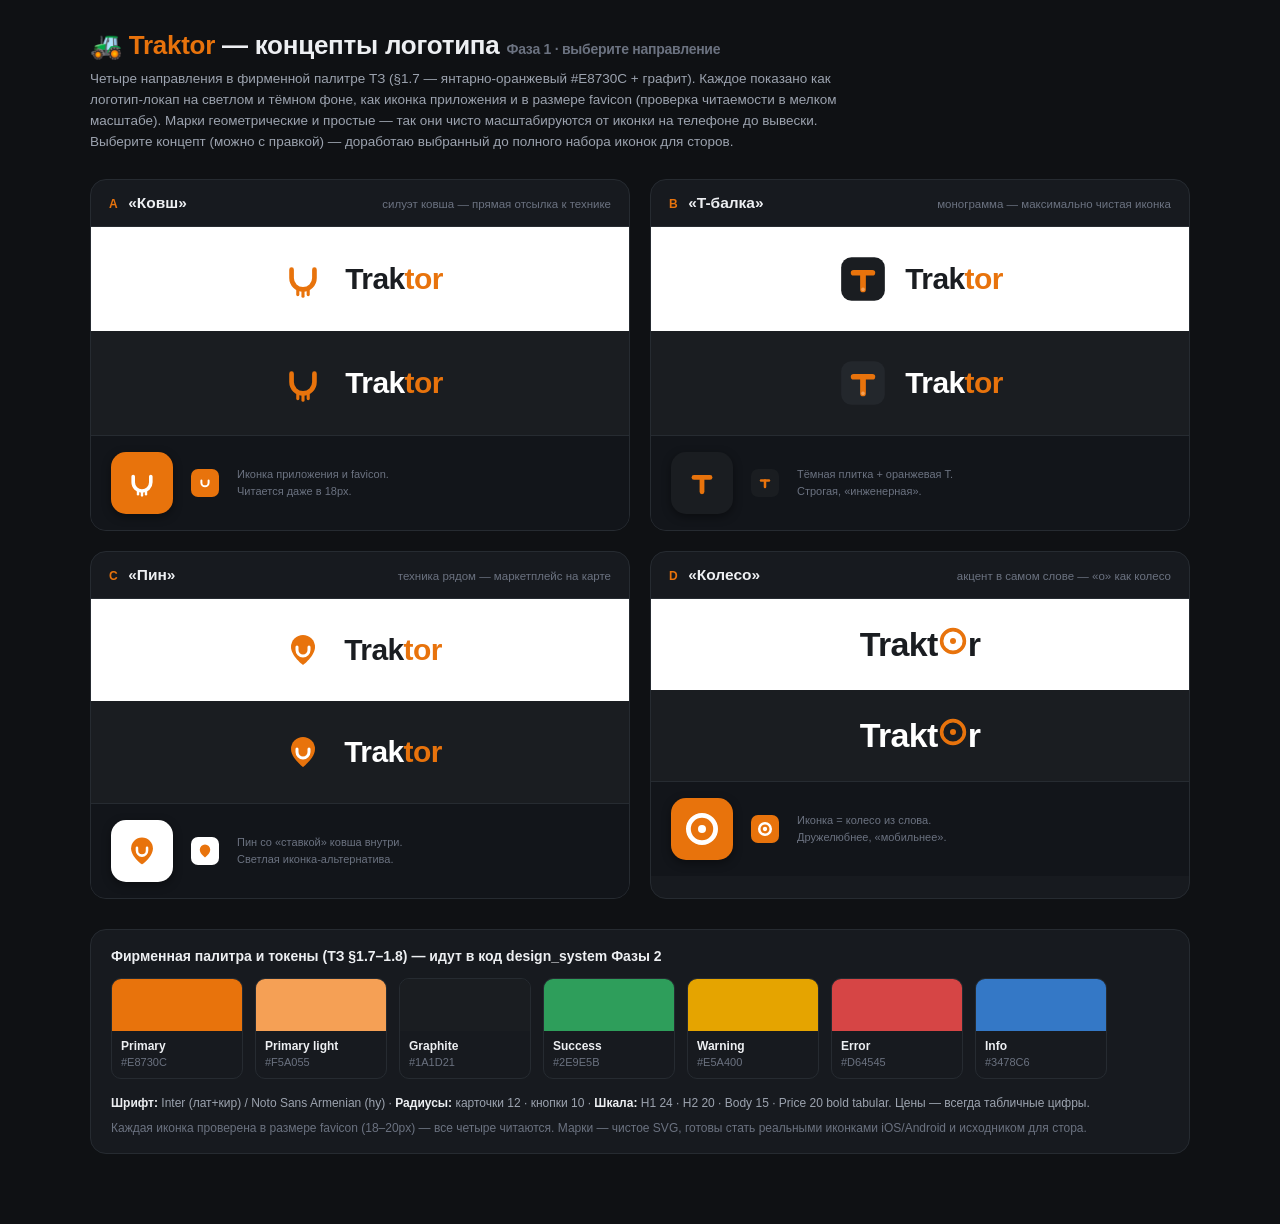
<file: design/brand/brand-concepts.html>
<!DOCTYPE html>
<html lang="ru"><head><meta charset="UTF-8"><meta name="viewport" content="width=device-width,initial-scale=1">
<title>Traktor — концепты логотипа</title>
<style>
:root{--orange:#E8730C;--orange2:#F5A055;--graphite:#1A1D21;--paper:#FFFFFF;--paper2:#F5F6F8;--line:#E7E9EC;--dim:#6B7280}
*{box-sizing:border-box;margin:0;padding:0}
body{background:#0F1114;color:#EDEFF2;font-family:Inter,-apple-system,"Segoe UI",Roboto,sans-serif;padding:30px 22px 70px}
.wrap{max-width:1100px;margin:0 auto}
h1{font-size:26px;letter-spacing:-.01em}
h1 b{color:var(--orange)}
.lead{color:#9CA3AF;font-size:13.5px;line-height:1.55;margin:8px 0 26px;max-width:760px}
.grid{display:grid;grid-template-columns:1fr 1fr;gap:20px}
@media(max-width:820px){.grid{grid-template-columns:1fr}}
.concept{border:1px solid #262B31;border-radius:16px;overflow:hidden;background:#171A1F}
.chead{padding:14px 18px;display:flex;align-items:baseline;gap:10px;border-bottom:1px solid #262B31}
.chead .n{font-size:12px;font-weight:700;color:var(--orange);letter-spacing:.04em}
.chead h3{font-size:15.5px}
.chead .idea{margin-left:auto;font-size:11.5px;color:var(--dim)}
.rowlight{background:var(--paper);padding:26px 20px;display:flex;align-items:center;justify-content:center;gap:16px}
.rowdark{background:var(--graphite);padding:26px 20px;display:flex;align-items:center;justify-content:center;gap:16px}
.wm{font-weight:800;letter-spacing:-.02em;font-size:30px}
.wm.d{color:#fff}.wm.l{color:var(--graphite)}
.wm .ac{color:var(--orange)}
.strip{display:flex;align-items:center;gap:18px;padding:16px 20px;background:#12151A;border-top:1px solid #262B31}
.appicon{width:62px;height:62px;border-radius:15px;flex-shrink:0;display:flex;align-items:center;justify-content:center;box-shadow:0 3px 10px rgba(0,0,0,.4)}
.fav{width:28px;height:28px;border-radius:7px;flex-shrink:0;display:flex;align-items:center;justify-content:center}
.strip .cap{font-size:11px;color:var(--dim);line-height:1.5}
svg{display:block}
.palette{margin-top:30px;border:1px solid #262B31;border-radius:16px;padding:18px 20px;background:#171A1F}
.palette h3{font-size:14px;margin-bottom:14px}
.sw{display:flex;gap:12px;flex-wrap:wrap}
.chip{border-radius:10px;overflow:hidden;border:1px solid #262B31;width:132px}
.chip .c{height:52px}
.chip .t{padding:7px 9px;font-size:11px;line-height:1.45}
.chip .t b{display:block;font-size:12px}
.chip .t span{color:var(--dim);font-variant-numeric:tabular-nums}
.tok{margin-top:14px;font-size:12px;color:#9CA3AF;line-height:1.7}
.tok b{color:#EDEFF2}
.note{margin-top:8px;font-size:12px;color:var(--dim)}
</style></head>
<body><div class="wrap">
<h1>🚜 <b>Traktor</b> — концепты логотипа <span style="font-size:14px;color:#6B7280">Фаза 1 · выберите направление</span></h1>
<p class="lead">Четыре направления в фирменной палитре ТЗ (§1.7 — янтарно-оранжевый #E8730C + графит). Каждое показано как логотип-локап на светлом и тёмном фоне, как иконка приложения и в размере favicon (проверка читаемости в мелком масштабе). Марки геометрические и простые — так они чисто масштабируются от иконки на телефоне до вывески. Выберите концепт (можно с правкой) — доработаю выбранный до полного набора иконок для сторов.</p>

<div class="grid">

  <!-- CONCEPT A: КОВШ -->
  <div class="concept">
    <div class="chead"><span class="n">A</span><h3>«Ковш»</h3><span class="idea">силуэт ковша — прямая отсылка к технике</span></div>
    <div class="rowlight">
      <svg width="52" height="52" viewBox="0 0 100 100"><g fill="none" stroke="#E8730C" stroke-width="9" stroke-linecap="round"><path d="M28 32 v16 a22 22 0 0 0 44 0 v-16"/></g><g stroke="#E8730C" stroke-width="6" stroke-linecap="round"><path d="M40 72 v8"/><path d="M50 74 v9"/><path d="M60 72 v8"/></g></svg>
      <span class="wm l">Trak<span class="ac">tor</span></span>
    </div>
    <div class="rowdark">
      <svg width="52" height="52" viewBox="0 0 100 100"><g fill="none" stroke="#E8730C" stroke-width="9" stroke-linecap="round"><path d="M28 32 v16 a22 22 0 0 0 44 0 v-16"/></g><g stroke="#E8730C" stroke-width="6" stroke-linecap="round"><path d="M40 72 v8"/><path d="M50 74 v9"/><path d="M60 72 v8"/></g></svg>
      <span class="wm d">Trak<span class="ac">tor</span></span>
    </div>
    <div class="strip">
      <div class="appicon" style="background:var(--orange)"><svg width="40" height="40" viewBox="0 0 100 100"><g fill="none" stroke="#fff" stroke-width="9" stroke-linecap="round"><path d="M28 34 v14 a22 22 0 0 0 44 0 v-14"/></g><g stroke="#fff" stroke-width="6" stroke-linecap="round"><path d="M40 70 v8"/><path d="M50 72 v9"/><path d="M60 70 v8"/></g></svg></div>
      <div class="fav" style="background:var(--orange)"><svg width="18" height="18" viewBox="0 0 100 100"><g fill="none" stroke="#fff" stroke-width="11" stroke-linecap="round"><path d="M30 36 v12 a20 20 0 0 0 40 0 v-12"/></g></svg></div>
      <div class="cap">Иконка приложения и favicon.<br>Читается даже в 18px.</div>
    </div>
  </div>

  <!-- CONCEPT B: МОНОГРАММА T-БАЛКА -->
  <div class="concept">
    <div class="chead"><span class="n">B</span><h3>«T-балка»</h3><span class="idea">монограмма — максимально чистая иконка</span></div>
    <div class="rowlight">
      <svg width="52" height="52" viewBox="0 0 100 100"><rect x="8" y="8" width="84" height="84" rx="20" fill="#1A1D21"/><g stroke="#E8730C" stroke-width="11" stroke-linecap="round"><path d="M32 38 H68"/><path d="M50 38 V70"/></g><circle cx="50" cy="70" r="3.5" fill="#F5A055"/></svg>
      <span class="wm l">Trak<span class="ac">tor</span></span>
    </div>
    <div class="rowdark">
      <svg width="52" height="52" viewBox="0 0 100 100"><rect x="8" y="8" width="84" height="84" rx="20" fill="#23272C"/><g stroke="#E8730C" stroke-width="11" stroke-linecap="round"><path d="M32 38 H68"/><path d="M50 38 V70"/></g><circle cx="50" cy="70" r="3.5" fill="#F5A055"/></svg>
      <span class="wm d">Trak<span class="ac">tor</span></span>
    </div>
    <div class="strip">
      <div class="appicon" style="background:var(--graphite)"><svg width="40" height="40" viewBox="0 0 100 100"><g stroke="#E8730C" stroke-width="12" stroke-linecap="round"><path d="M30 36 H70"/><path d="M50 36 V72"/></g></svg></div>
      <div class="fav" style="background:var(--graphite)"><svg width="18" height="18" viewBox="0 0 100 100"><g stroke="#E8730C" stroke-width="14" stroke-linecap="round"><path d="M28 36 H72"/><path d="M50 36 V72"/></g></svg></div>
      <div class="cap">Тёмная плитка + оранжевая T.<br>Строгая, «инженерная».</div>
    </div>
  </div>

  <!-- CONCEPT C: ПИН + ТЕХНИКА -->
  <div class="concept">
    <div class="chead"><span class="n">C</span><h3>«Пин»</h3><span class="idea">техника рядом — маркетплейс на карте</span></div>
    <div class="rowlight">
      <svg width="50" height="50" viewBox="0 0 100 100"><path d="M50 20 a24 24 0 0 1 24 24 c0 18 -24 36 -24 36 s-24 -18 -24 -36 a24 24 0 0 1 24 -24 Z" fill="#E8730C"/><g fill="none" stroke="#fff" stroke-width="6" stroke-linecap="round"><path d="M38 44 v6 a12 12 0 0 0 24 0 v-6"/></g></svg>
      <span class="wm l">Trak<span class="ac">tor</span></span>
    </div>
    <div class="rowdark">
      <svg width="50" height="50" viewBox="0 0 100 100"><path d="M50 20 a24 24 0 0 1 24 24 c0 18 -24 36 -24 36 s-24 -18 -24 -36 a24 24 0 0 1 24 -24 Z" fill="#E8730C"/><g fill="none" stroke="#fff" stroke-width="6" stroke-linecap="round"><path d="M38 44 v6 a12 12 0 0 0 24 0 v-6"/></g></svg>
      <span class="wm d">Trak<span class="ac">tor</span></span>
    </div>
    <div class="strip">
      <div class="appicon" style="background:#fff"><svg width="42" height="42" viewBox="0 0 100 100"><path d="M50 18 a26 26 0 0 1 26 26 c0 20 -26 38 -26 38 s-26 -18 -26 -38 a26 26 0 0 1 26 -26 Z" fill="#E8730C"/><g fill="none" stroke="#fff" stroke-width="6" stroke-linecap="round"><path d="M38 42 v7 a12 12 0 0 0 24 0 v-7"/></g></svg></div>
      <div class="fav" style="background:#fff"><svg width="20" height="20" viewBox="0 0 100 100"><path d="M50 18 a26 26 0 0 1 26 26 c0 20 -26 38 -26 38 s-26 -18 -26 -38 a26 26 0 0 1 26 -26 Z" fill="#E8730C"/></svg></div>
      <div class="cap">Пин со «ставкой» ковша внутри.<br>Светлая иконка-альтернатива.</div>
    </div>
  </div>

  <!-- CONCEPT D: WORDMARK + КОЛЕСО -->
  <div class="concept">
    <div class="chead"><span class="n">D</span><h3>«Колесо»</h3><span class="idea">акцент в самом слове — «o» как колесо</span></div>
    <div class="rowlight">
      <span class="wm l" style="font-size:34px">Trakt<span style="position:relative;display:inline-block"><svg width="30" height="30" viewBox="0 0 100 100" style="vertical-align:-4px"><circle cx="50" cy="50" r="38" fill="none" stroke="#E8730C" stroke-width="12"/><circle cx="50" cy="50" r="10" fill="#E8730C"/></svg></span>r</span>
    </div>
    <div class="rowdark">
      <span class="wm d" style="font-size:34px">Trakt<span style="position:relative;display:inline-block"><svg width="30" height="30" viewBox="0 0 100 100" style="vertical-align:-4px"><circle cx="50" cy="50" r="38" fill="none" stroke="#E8730C" stroke-width="12"/><circle cx="50" cy="50" r="10" fill="#E8730C"/></svg></span>r</span>
    </div>
    <div class="strip">
      <div class="appicon" style="background:var(--orange)"><svg width="40" height="40" viewBox="0 0 100 100"><circle cx="50" cy="50" r="34" fill="none" stroke="#fff" stroke-width="12"/><circle cx="50" cy="50" r="10" fill="#fff"/></svg></div>
      <div class="fav" style="background:var(--orange)"><svg width="18" height="18" viewBox="0 0 100 100"><circle cx="50" cy="50" r="32" fill="none" stroke="#fff" stroke-width="14"/><circle cx="50" cy="50" r="12" fill="#fff"/></svg></div>
      <div class="cap">Иконка = колесо из слова.<br>Дружелюбнее, «мобильнее».</div>
    </div>
  </div>

</div>

<div class="palette">
  <h3>Фирменная палитра и токены (ТЗ §1.7–1.8) — идут в код design_system Фазы 2</h3>
  <div class="sw">
    <div class="chip"><div class="c" style="background:#E8730C"></div><div class="t"><b>Primary</b><span>#E8730C</span></div></div>
    <div class="chip"><div class="c" style="background:#F5A055"></div><div class="t"><b>Primary light</b><span>#F5A055</span></div></div>
    <div class="chip"><div class="c" style="background:#1A1D21"></div><div class="t"><b>Graphite</b><span>#1A1D21</span></div></div>
    <div class="chip"><div class="c" style="background:#2E9E5B"></div><div class="t"><b>Success</b><span>#2E9E5B</span></div></div>
    <div class="chip"><div class="c" style="background:#E5A400"></div><div class="t"><b>Warning</b><span>#E5A400</span></div></div>
    <div class="chip"><div class="c" style="background:#D64545"></div><div class="t"><b>Error</b><span>#D64545</span></div></div>
    <div class="chip"><div class="c" style="background:#3478C6"></div><div class="t"><b>Info</b><span>#3478C6</span></div></div>
  </div>
  <div class="tok"><b>Шрифт:</b> Inter (лат+кир) / Noto Sans Armenian (hy) · <b>Радиусы:</b> карточки 12 · кнопки 10 · <b>Шкала:</b> H1 24 · H2 20 · Body 15 · Price 20 bold tabular. Цены — всегда табличные цифры.</div>
  <div class="note">Каждая иконка проверена в размере favicon (18–20px) — все четыре читаются. Марки — чистое SVG, готовы стать реальными иконками iOS/Android и исходником для стора.</div>
</div>
</div></body></html>
</file>
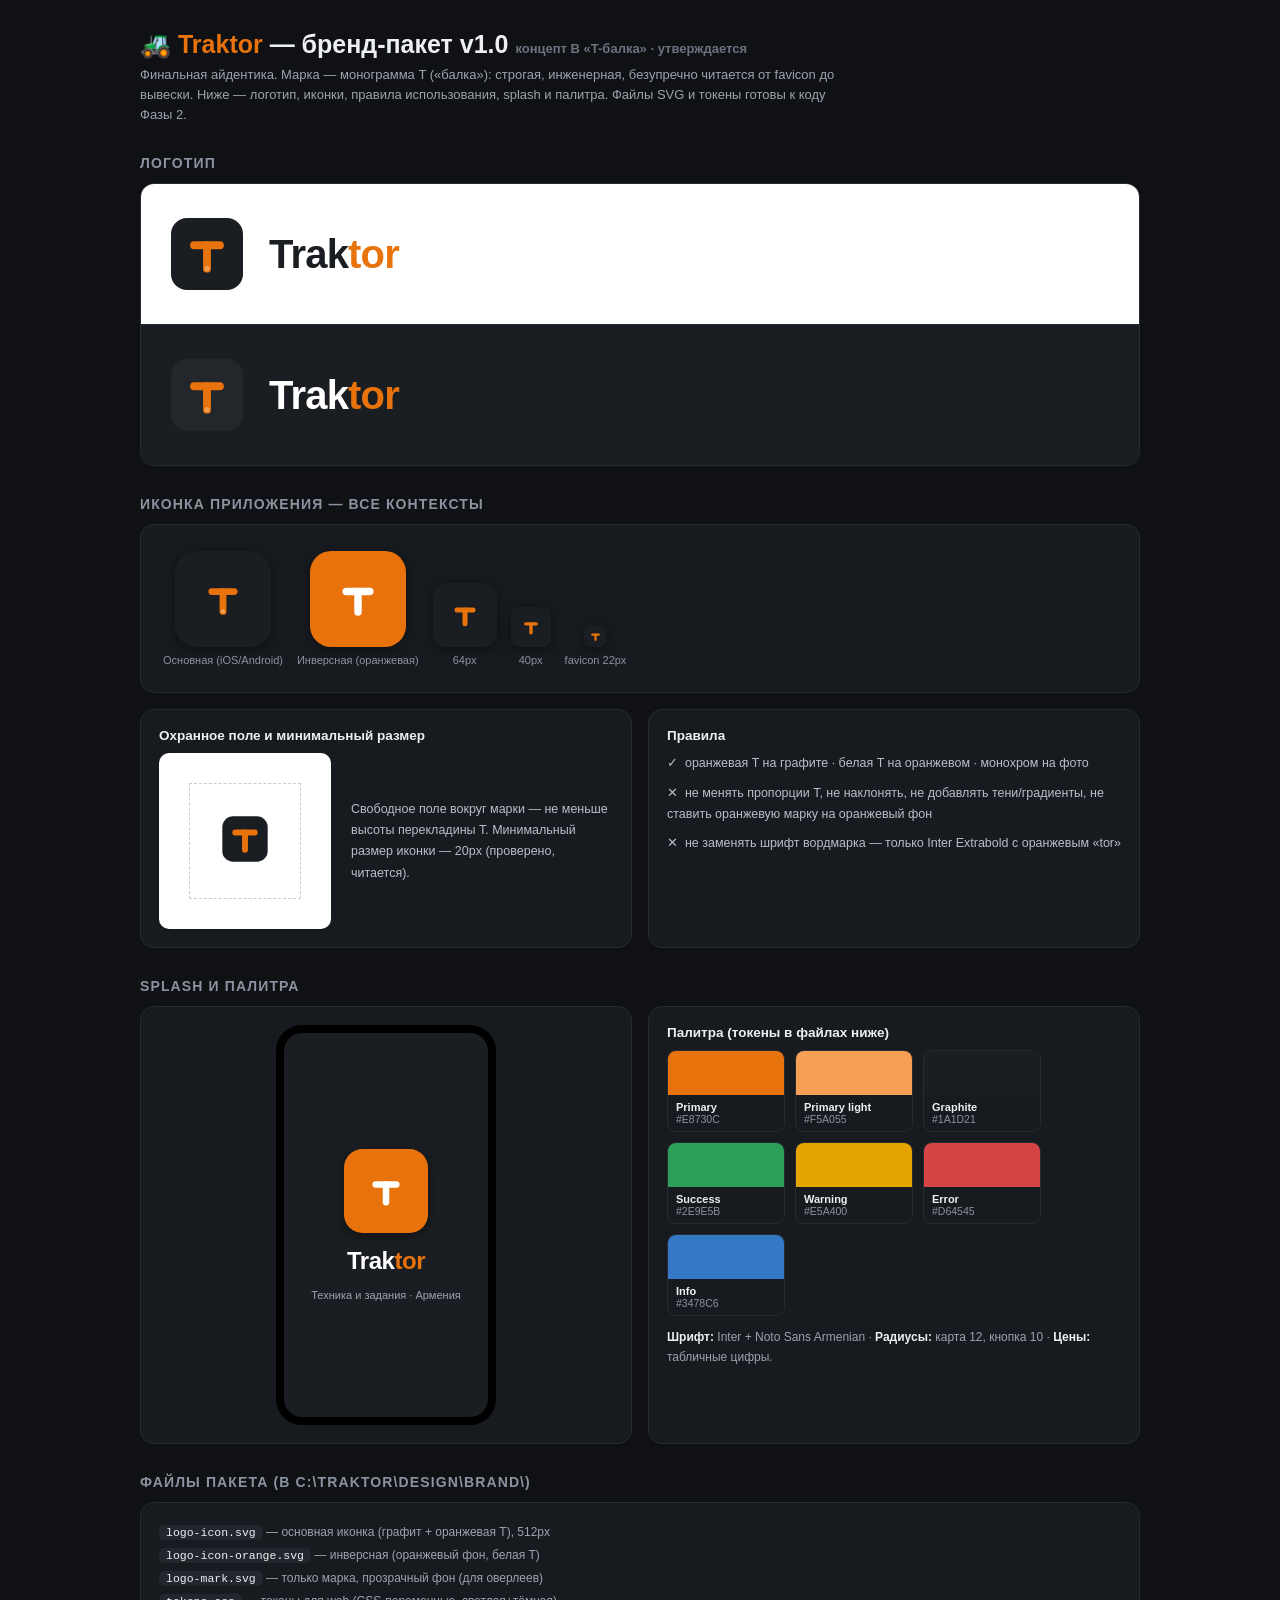
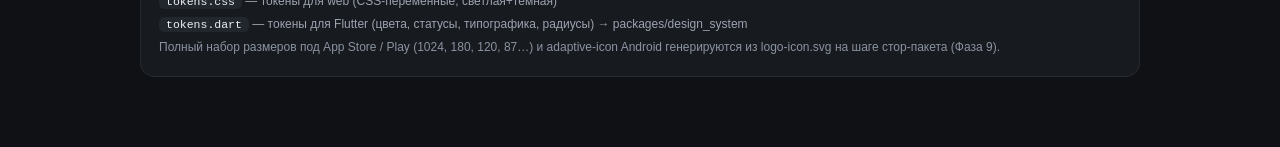
<file: design/brand/brand-kit.html>
<!DOCTYPE html>
<html lang="ru"><head><meta charset="UTF-8"><meta name="viewport" content="width=device-width,initial-scale=1">
<title>Traktor — бренд-пакет</title>
<style>
:root{--orange:#E8730C;--orange2:#F5A055;--graphite:#1A1D21}
*{box-sizing:border-box;margin:0;padding:0}
body{background:#0F1114;color:#EDEFF2;font-family:Inter,-apple-system,"Segoe UI",Roboto,sans-serif;padding:30px 22px 70px}
.wrap{max-width:1000px;margin:0 auto}
h1{font-size:25px}h1 b{color:var(--orange)}
h2{font-size:14px;text-transform:uppercase;letter-spacing:.08em;color:#8B93A0;margin:30px 0 12px}
.lead{color:#9CA3AF;font-size:13px;line-height:1.55;margin:6px 0 6px;max-width:720px}
.panel{border:1px solid #262B31;border-radius:14px;background:#171A1F;overflow:hidden}
.hero{display:flex;align-items:center;gap:26px;padding:34px 30px;background:#fff}
.heroD{display:flex;align-items:center;gap:26px;padding:34px 30px;background:var(--graphite);border-top:1px solid #262B31}
.wm{font-weight:800;letter-spacing:-.02em;font-size:40px}
.wm.l{color:var(--graphite)}.wm.d{color:#fff}.wm .ac{color:var(--orange)}
.row{display:flex;gap:14px;flex-wrap:wrap;align-items:flex-end}
.tile{display:flex;flex-direction:column;align-items:center;gap:7px}
.tile .cap{font-size:11px;color:#8B93A0}
.ic{border-radius:22%;display:flex;align-items:center;justify-content:center;box-shadow:0 3px 12px rgba(0,0,0,.4)}
.two{display:grid;grid-template-columns:1fr 1fr;gap:16px}
@media(max-width:760px){.two{grid-template-columns:1fr}}
.card{border:1px solid #262B31;border-radius:14px;background:#171A1F;padding:18px}
.card h3{font-size:13.5px;margin-bottom:10px}
.do{color:#5BBD85}.dont{color:#E08585}
.rule{font-size:12.5px;color:#B9BFC9;line-height:1.7;display:flex;gap:8px}
.sw{display:flex;gap:10px;flex-wrap:wrap}
.chip{border-radius:9px;overflow:hidden;border:1px solid #262B31;width:118px}
.chip .c{height:44px}.chip .t{padding:6px 8px;font-size:10.5px}.chip .t b{display:block;font-size:11px}.chip .t span{color:#8B93A0}
.files{font-size:12px;color:#9CA3AF;line-height:1.9}
.files code{background:#22262D;padding:1px 7px;border-radius:5px;color:#EDEFF2;font-size:11.5px}
.splash{width:220px;height:400px;border-radius:26px;border:8px solid #000;background:var(--graphite);display:flex;flex-direction:column;align-items:center;justify-content:center;gap:14px}
.clearspace{position:relative;background:#fff;padding:30px;border-radius:10px;display:inline-block}
.csbox{position:relative;padding:28px;border:1px dashed #C9CDD3}
</style></head>
<body><div class="wrap">
<h1>🚜 <b>Traktor</b> — бренд-пакет v1.0 <span style="font-size:13px;color:#6B7280">концепт B «T-балка» · утверждается</span></h1>
<p class="lead">Финальная айдентика. Марка — монограмма T («балка»): строгая, инженерная, безупречно читается от favicon до вывески. Ниже — логотип, иконки, правила использования, splash и палитра. Файлы SVG и токены готовы к коду Фазы 2.</p>

<h2>Логотип</h2>
<div class="panel">
  <div class="hero">
    <svg width="72" height="72" viewBox="0 0 512 512"><rect width="512" height="512" rx="114" fill="#1A1D21"/><g stroke="#E8730C" stroke-width="56" stroke-linecap="round" fill="none"><path d="M164 194 H348"/><path d="M256 194 V360"/></g><circle cx="256" cy="360" r="18" fill="#F5A055"/></svg>
    <span class="wm l">Trak<span class="ac">tor</span></span>
  </div>
  <div class="heroD">
    <svg width="72" height="72" viewBox="0 0 512 512"><rect width="512" height="512" rx="114" fill="#23272C"/><g stroke="#E8730C" stroke-width="56" stroke-linecap="round" fill="none"><path d="M164 194 H348"/><path d="M256 194 V360"/></g><circle cx="256" cy="360" r="18" fill="#F5A055"/></svg>
    <span class="wm d">Trak<span class="ac">tor</span></span>
  </div>
</div>

<h2>Иконка приложения — все контексты</h2>
<div class="panel" style="padding:26px 22px;background:#171A1F">
  <div class="row">
    <div class="tile"><div class="ic" style="width:96px;height:96px;background:var(--graphite)"><svg width="62" height="62" viewBox="0 0 100 100"><g stroke="#E8730C" stroke-width="11" stroke-linecap="round"><path d="M32 38 H68"/><path d="M50 38 V70"/></g><circle cx="50" cy="70" r="3.5" fill="#F5A055"/></svg></div><div class="cap">Основная (iOS/Android)</div></div>
    <div class="tile"><div class="ic" style="width:96px;height:96px;background:var(--orange)"><svg width="62" height="62" viewBox="0 0 100 100"><g stroke="#fff" stroke-width="12" stroke-linecap="round"><path d="M31 38 H69"/><path d="M50 38 V71"/></g></svg></div><div class="cap">Инверсная (оранжевая)</div></div>
    <div class="tile"><div class="ic" style="width:64px;height:64px;background:var(--graphite)"><svg width="42" height="42" viewBox="0 0 100 100"><g stroke="#E8730C" stroke-width="12" stroke-linecap="round"><path d="M31 38 H69"/><path d="M50 38 V71"/></g></svg></div><div class="cap">64px</div></div>
    <div class="tile"><div class="ic" style="width:40px;height:40px;background:var(--graphite)"><svg width="26" height="26" viewBox="0 0 100 100"><g stroke="#E8730C" stroke-width="13" stroke-linecap="round"><path d="M30 38 H70"/><path d="M50 38 V72"/></g></svg></div><div class="cap">40px</div></div>
    <div class="tile"><div class="ic" style="width:22px;height:22px;background:var(--graphite);border-radius:6px"><svg width="15" height="15" viewBox="0 0 100 100"><g stroke="#E8730C" stroke-width="15" stroke-linecap="round"><path d="M28 38 H72"/><path d="M50 38 V72"/></g></svg></div><div class="cap">favicon 22px</div></div>
  </div>
</div>

<div class="two" style="margin-top:16px">
  <div class="card">
    <h3>Охранное поле и минимальный размер</h3>
    <div style="display:flex;gap:20px;align-items:center;margin-top:6px">
      <div class="clearspace"><div class="csbox"><svg width="54" height="54" viewBox="0 0 100 100"><rect x="8" y="8" width="84" height="84" rx="20" fill="#1A1D21"/><g stroke="#E8730C" stroke-width="11" stroke-linecap="round"><path d="M32 38 H68"/><path d="M50 38 V70"/></g></svg></div></div>
      <div class="rule">Свободное поле вокруг марки — не меньше высоты перекладины T. Минимальный размер иконки — 20px (проверено, читается).</div>
    </div>
  </div>
  <div class="card">
    <h3>Правила</h3>
    <div class="rule do">✓ &nbsp;оранжевая T на графите · белая T на оранжевом · монохром на фото</div>
    <div class="rule dont" style="margin-top:8px">✕ &nbsp;не менять пропорции T, не наклонять, не добавлять тени/градиенты, не ставить оранжевую марку на оранжевый фон</div>
    <div class="rule dont" style="margin-top:8px">✕ &nbsp;не заменять шрифт вордмарка — только Inter Extrabold с оранжевым «tor»</div>
  </div>
</div>

<h2>Splash и палитра</h2>
<div class="two">
  <div class="card" style="display:flex;justify-content:center">
    <div class="splash">
      <div class="ic" style="width:84px;height:84px;background:var(--orange)"><svg width="54" height="54" viewBox="0 0 100 100"><g stroke="#fff" stroke-width="12" stroke-linecap="round"><path d="M31 38 H69"/><path d="M50 38 V71"/></g></svg></div>
      <div class="wm d" style="font-size:24px">Trak<span class="ac">tor</span></div>
      <div style="font-size:11px;color:#9CA3AF">Техника и задания · Армения</div>
    </div>
  </div>
  <div class="card">
    <h3>Палитра (токены в файлах ниже)</h3>
    <div class="sw">
      <div class="chip"><div class="c" style="background:#E8730C"></div><div class="t"><b>Primary</b><span>#E8730C</span></div></div>
      <div class="chip"><div class="c" style="background:#F5A055"></div><div class="t"><b>Primary light</b><span>#F5A055</span></div></div>
      <div class="chip"><div class="c" style="background:#1A1D21"></div><div class="t"><b>Graphite</b><span>#1A1D21</span></div></div>
      <div class="chip"><div class="c" style="background:#2E9E5B"></div><div class="t"><b>Success</b><span>#2E9E5B</span></div></div>
      <div class="chip"><div class="c" style="background:#E5A400"></div><div class="t"><b>Warning</b><span>#E5A400</span></div></div>
      <div class="chip"><div class="c" style="background:#D64545"></div><div class="t"><b>Error</b><span>#D64545</span></div></div>
      <div class="chip"><div class="c" style="background:#3478C6"></div><div class="t"><b>Info</b><span>#3478C6</span></div></div>
    </div>
    <div style="font-size:12px;color:#9CA3AF;margin-top:12px;line-height:1.6"><b style="color:#EDEFF2">Шрифт:</b> Inter + Noto Sans Armenian · <b style="color:#EDEFF2">Радиусы:</b> карта 12, кнопка 10 · <b style="color:#EDEFF2">Цены:</b> табличные цифры.</div>
  </div>
</div>

<h2>Файлы пакета (в C:\Traktor\design\brand\)</h2>
<div class="card">
  <div class="files">
    <code>logo-icon.svg</code> — основная иконка (графит + оранжевая T), 512px<br>
    <code>logo-icon-orange.svg</code> — инверсная (оранжевый фон, белая T)<br>
    <code>logo-mark.svg</code> — только марка, прозрачный фон (для оверлеев)<br>
    <code>tokens.css</code> — токены для web (CSS-переменные, светлая+тёмная)<br>
    <code>tokens.dart</code> — токены для Flutter (цвета, статусы, типографика, радиусы) → packages/design_system<br>
    <span style="color:#8B93A0">Полный набор размеров под App Store / Play (1024, 180, 120, 87…) и adaptive-icon Android генерируются из logo-icon.svg на шаге стор-пакета (Фаза 9).</span>
  </div>
</div>
</div></body></html>
</file>
